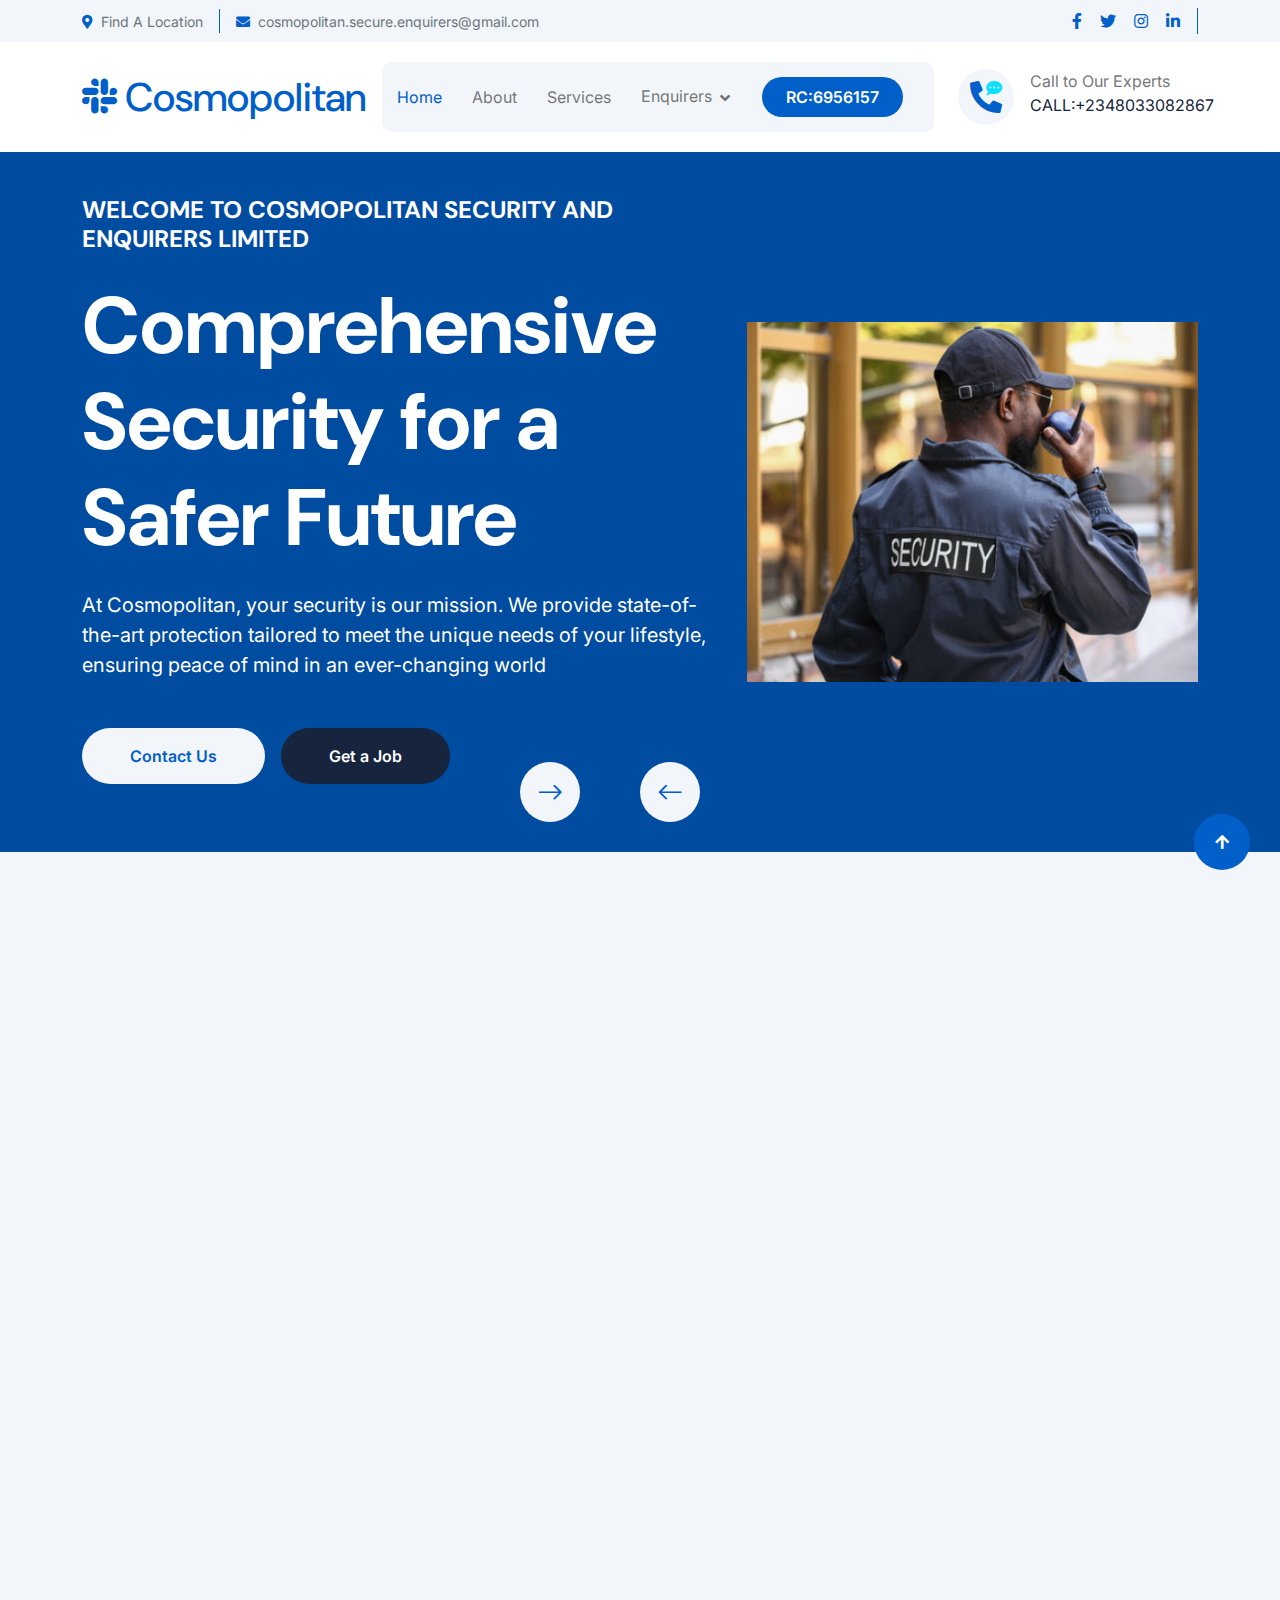
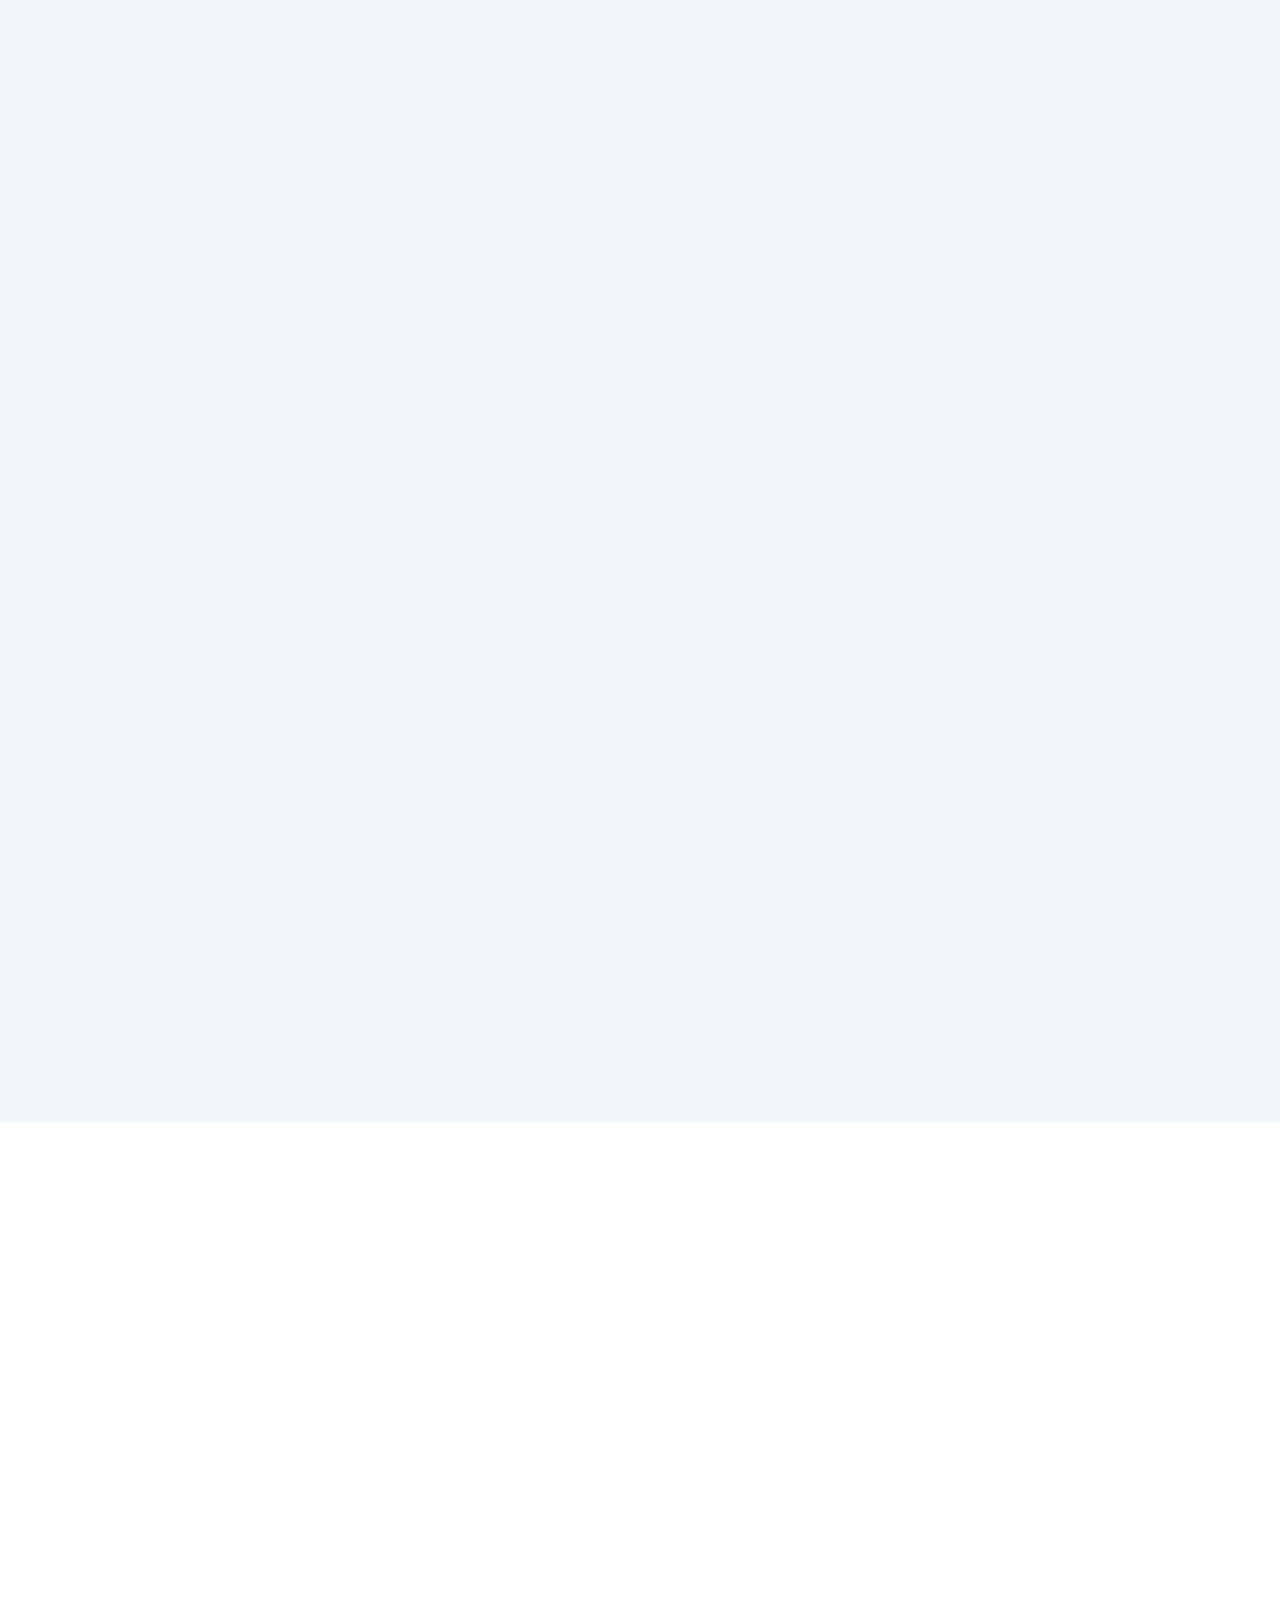
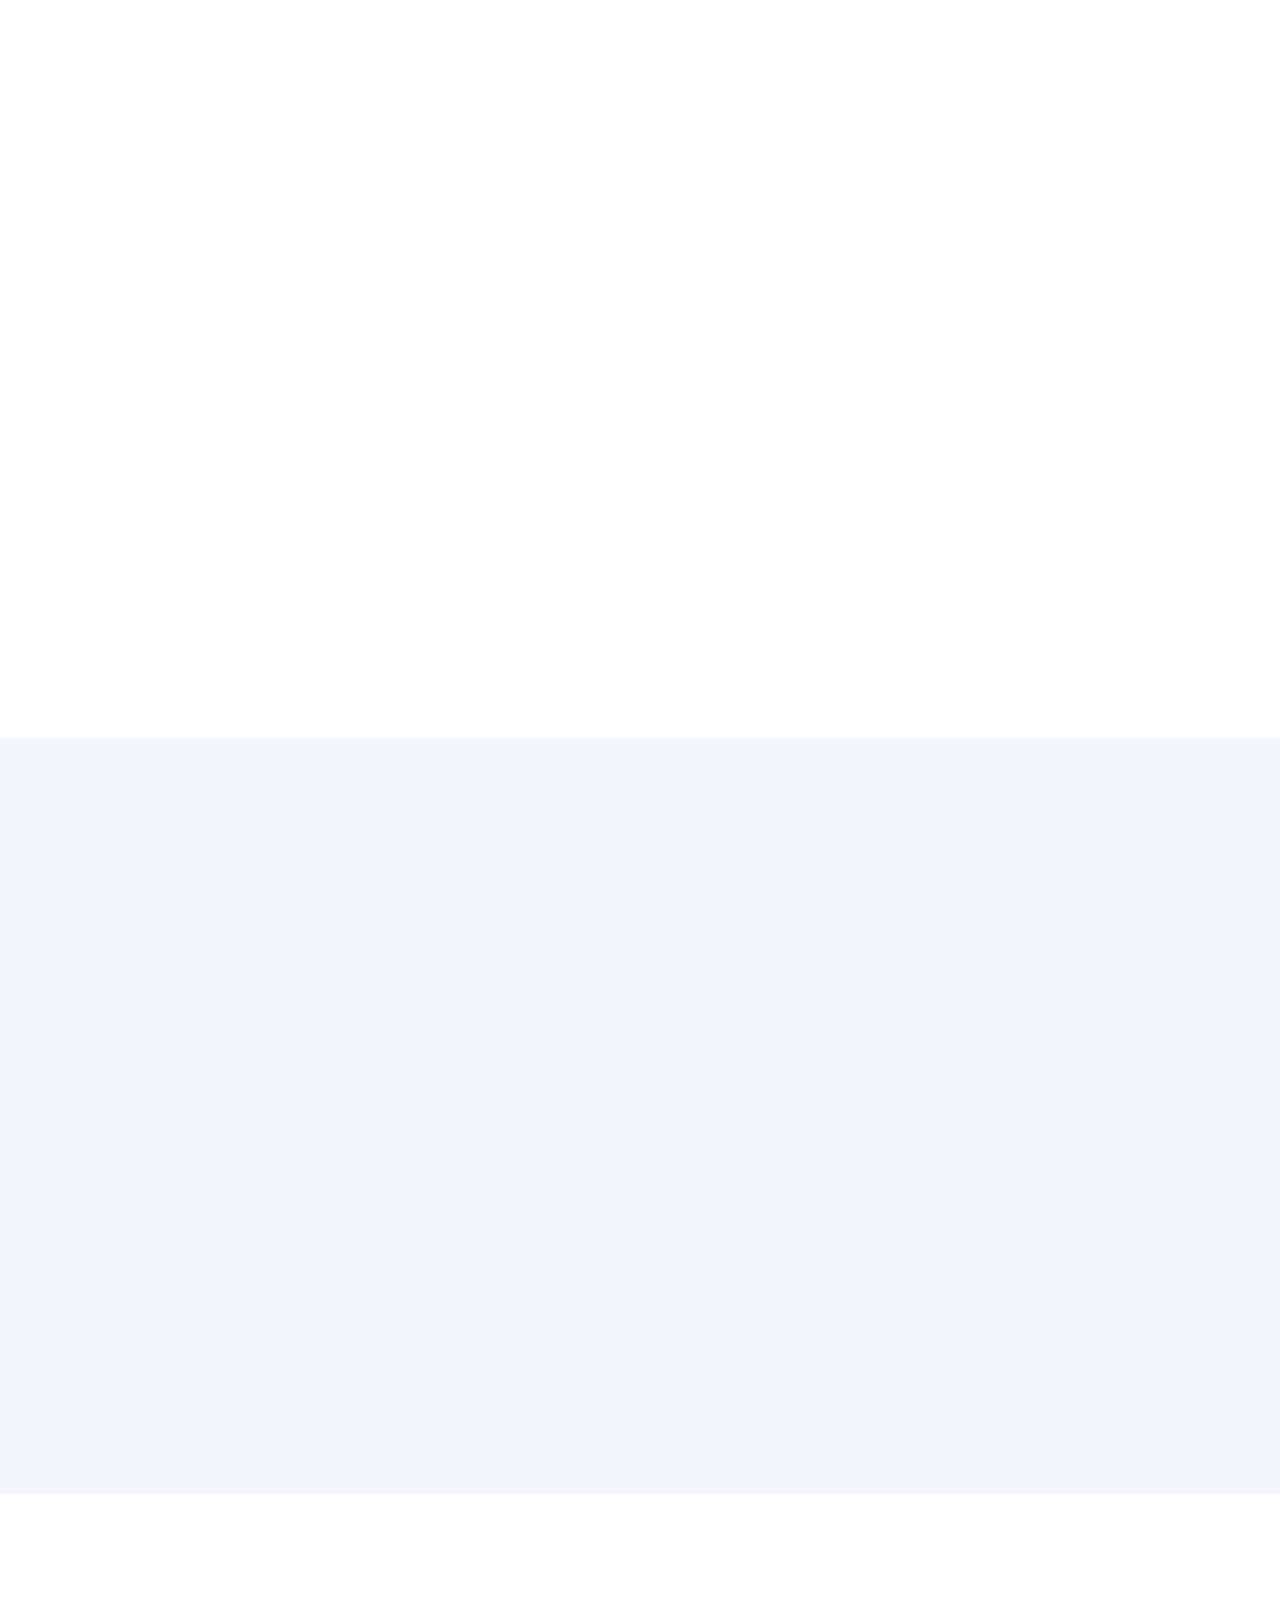
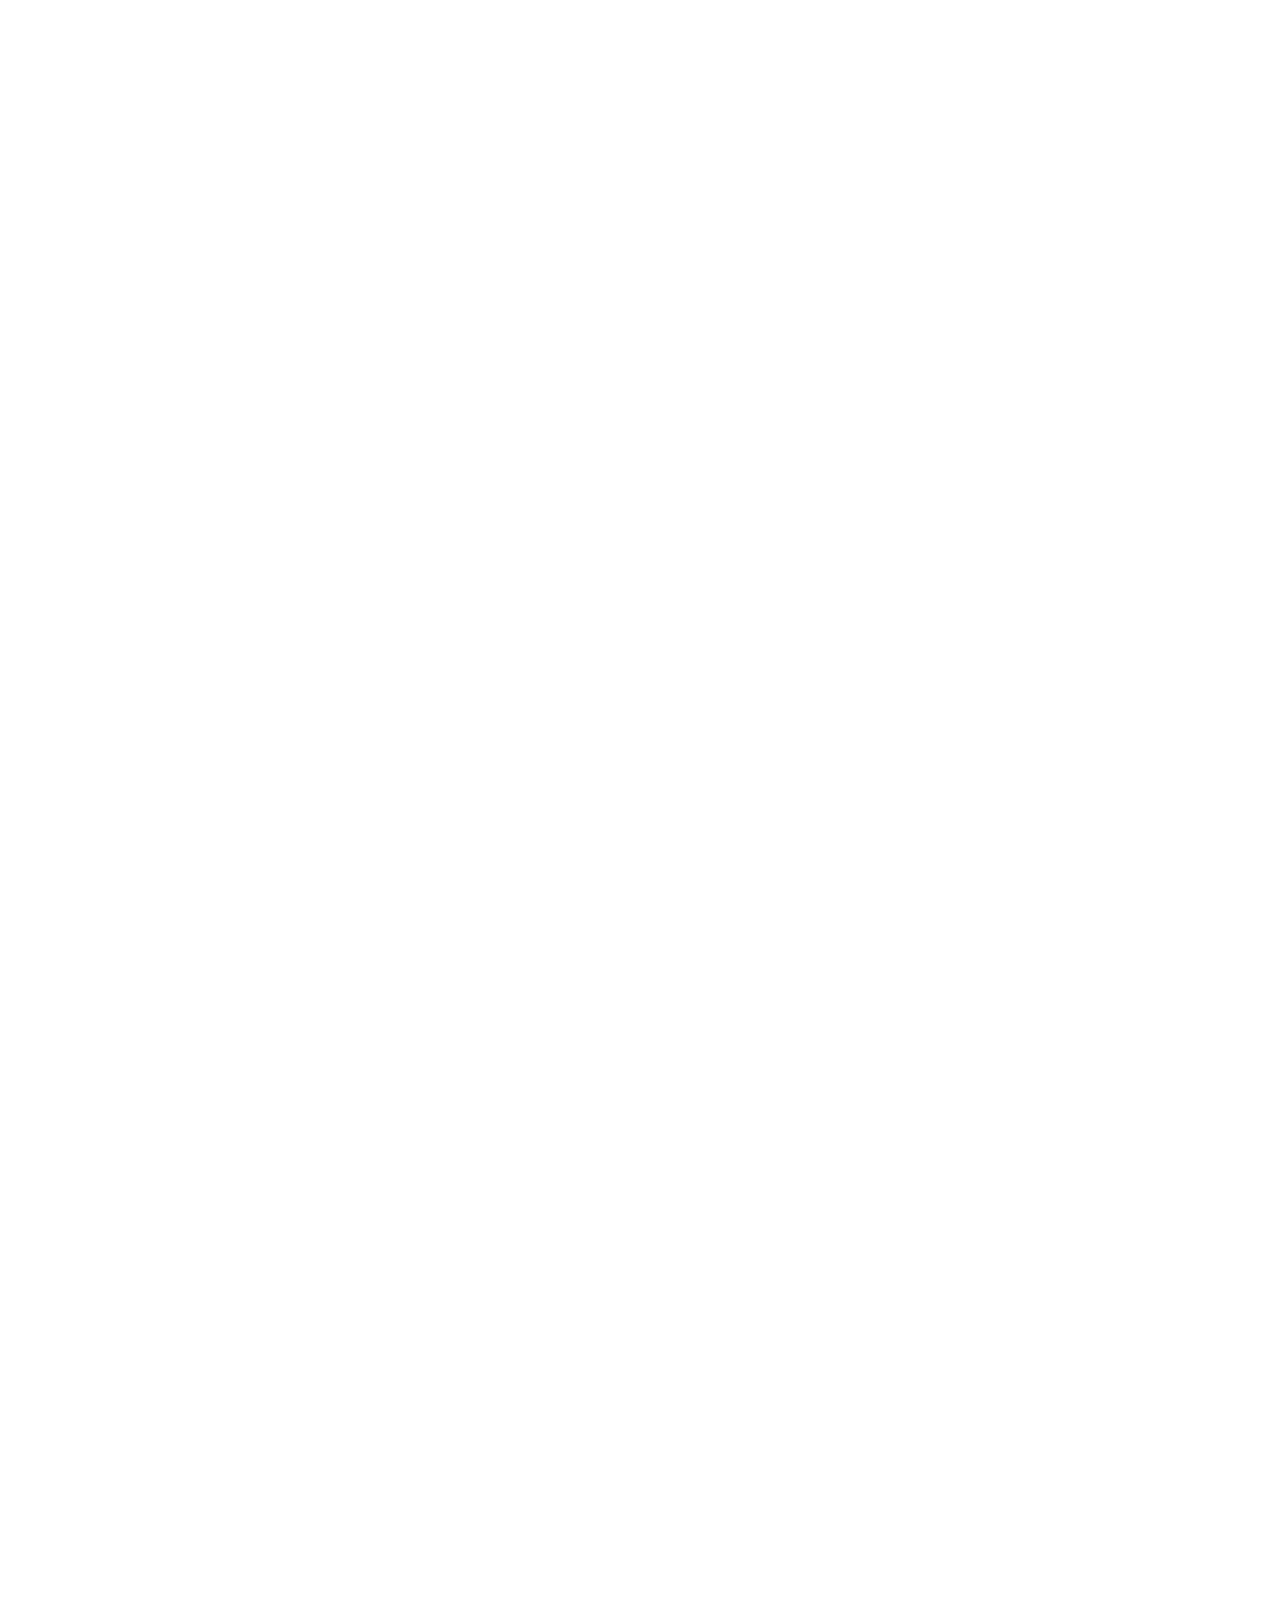
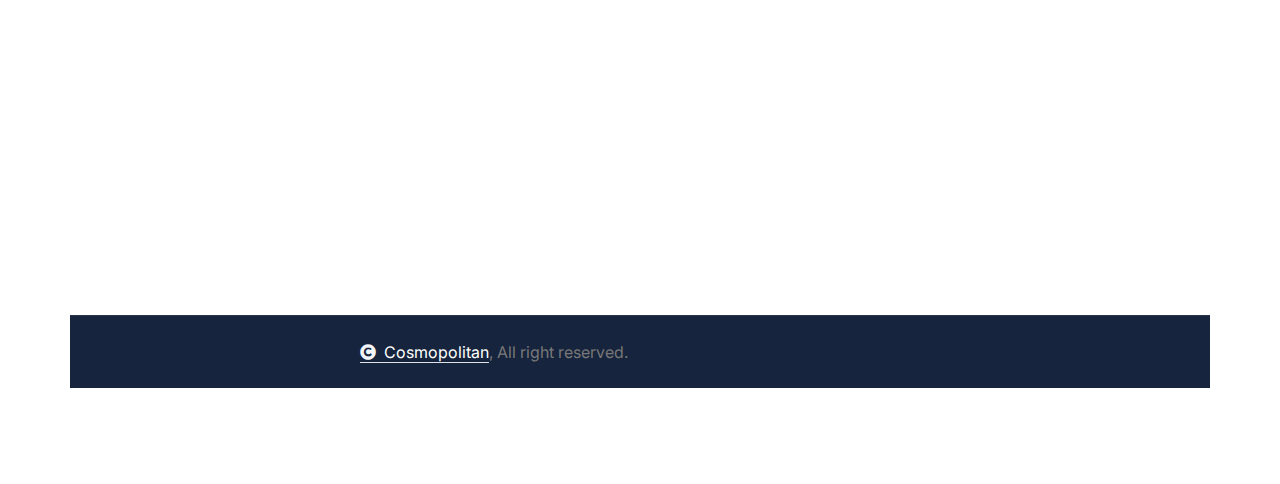
<file: index.html>
<!DOCTYPE html>
<html lang="en">

    <head>
        <meta charset="utf-8">
        <title>Cosmopolitan</title>
        <meta content="width=device-width, initial-scale=1.0" name="viewport">
        <meta content="" name="keywords">
        <meta content="" name="description">

        <!-- Google Web Fonts -->
        <link rel="preconnect" href="https://fonts.googleapis.com">
        <link rel="preconnect" href="https://fonts.gstatic.com" crossorigin>
        <link href="https://fonts.googleapis.com/css2?family=DM+Sans:ital,opsz,wght@0,9..40,100..1000;1,9..40,100..1000&family=Inter:slnt,wght@-10..0,100..900&display=swap" rel="stylesheet">

        <!-- Icon Font Stylesheet -->
        <link rel="stylesheet" href="https://use.fontawesome.com/releases/v5.15.4/css/all.css"/>
        <link href="https://cdn.jsdelivr.net/npm/bootstrap-icons@1.4.1/font/bootstrap-icons.css" rel="stylesheet">

        <!-- Libraries Stylesheet -->
        <link rel="stylesheet" href="lib/animate/animate.min.css"/>
        <link href="lib/lightbox/css/lightbox.min.css" rel="stylesheet">
        <link href="lib/owlcarousel/assets/owl.carousel.min.css" rel="stylesheet">


       
        <link href="css/bootstrap.min.css" rel="stylesheet">

        
        <link href="css/style.css" rel="stylesheet">
    </head>

    <body>

        <!-- Spinner Start -->
        <div id="spinner" class="show bg-white position-fixed translate-middle w-100 vh-100 top-50 start-50 d-flex align-items-center justify-content-center">
            <div class="spinner-border text-primary" style="width: 3rem; height: 3rem;" role="status">
                <span class="sr-only">Cosmopolitan </span>
            </div>
        </div>
        <!-- Spinner End -->

        <!-- Topbar Start -->
        <div class="container-fluid topbar px-0 px-lg-4 bg-light py-2 d-none d-lg-block">
            <div class="container">
                <div class="row gx-0 align-items-center">
                    <div class="col-lg-8 text-center text-lg-start mb-lg-0">
                        <div class="d-flex flex-wrap">
                            <div class="border-end border-primary pe-3">
                                <a href="#" class="text-muted small"><i class="fas fa-map-marker-alt text-primary me-2"></i>Find A Location</a>
                            </div>
                            <div class="ps-3">
                                <a href="mailto:cosmopolitan.secure.enquirers@gmail.com" class="text-muted small"><i class="fas fa-envelope text-primary me-2"></i>cosmopolitan.secure.enquirers@gmail.com</a>
                            </div>
                        </div>
                    </div>
                    <div class="col-lg-4 text-center text-lg-end">
                        <div class="d-flex justify-content-end">
                            <div class="d-flex border-end border-primary pe-3">
                                <a class="btn p-0 text-primary me-3" href="#"><i class="fab fa-facebook-f"></i></a>
                                <a class="btn p-0 text-primary me-3" href="#"><i class="fab fa-twitter"></i></a>
                                <a class="btn p-0 text-primary me-3" href="#"><i class="fab fa-instagram"></i></a>
                                <a class="btn p-0 text-primary me-0" href="#"><i class="fab fa-linkedin-in"></i></a>
                            </div>
                            <!-- <div class="dropdown ms-3">
                                <a href="#" class="dropdown-toggle text-dark" data-bs-toggle="dropdown"><small><i class="fas fa-globe-europe text-primary me-2"></i> English</small></a>
                                <div class="dropdown-menu rounded">
                                    <a href="#" class="dropdown-item">English</a>
                                    <a href="#" class="dropdown-item">Bangla</a>
                                    <a href="#" class="dropdown-item">French</a>
                                    <a href="#" class="dropdown-item">Spanish</a>
                                    <a href="#" class="dropdown-item">Arabic</a>
                                </div> -->
                            </div>
                        </div>
                    </div>
                </div>
            </div>
        </div>
        <!-- Topbar End -->

        <!-- Navbar & Hero Start -->
        <div class="container-fluid nav-bar px-0 px-lg-4 py-lg-0">
            <div class="container">
                <nav class="navbar navbar-expand-lg navbar-light"> 
                    <a href="#" class="navbar-brand p-0">
                        <h1 class="text-primary mb-0"><i class="fab fa-slack me-2"></i>Cosmopolitan</h1>
                        <!-- <img src="img/logo.png" alt="Logo"> -->
                    </a>
                    <button class="navbar-toggler" type="button" data-bs-toggle="collapse" data-bs-target="#navbarCollapse">
                        <span class="fa fa-bars"></span>
                    </button>
                    <div class="collapse navbar-collapse" id="navbarCollapse">
                        <div class="navbar-nav mx-0 mx-lg-auto">
                            <a href="index.html" class="nav-item nav-link active">Home</a>
                            <a href="about.html" class="nav-item nav-link">About</a>
                            <a href="service.html" class="nav-item nav-link">Services</a>
                            
                            <div class="nav-item dropdown">
                                <a href="#" class="nav-link" data-bs-toggle="dropdown">
                                    <span class="dropdown-toggle">Enquirers</span>
                                </a>
                                <div class="dropdown-menu">
                                    <a href="feature.html" class="dropdown-item">Book Consultation</a>
                                    <a href="team.html" class="dropdown-item">Our team</a>
                                    <!-- <a href="testimonial.html" class="dropdown-item">Testimonial</a> 
                                    <a href="FAQ.html" class="dropdown-item">FAQs</a>
                                    <a href="404.html" class="dropdown-item">404 Page</a>
                                </div>-->
                            </div>
                            <!-- <a href="contact.html" class="nav-item nav-link">Contact</a> -->
                            <div class="nav-btn px-3">
                                <!-- <button class="btn-search btn btn-primary btn-md-square rounded-circle flex-shrink-0" data-bs-toggle="modal" data-bs-target="#searchModal"><i class="fas fa-search"></i></button> -->
                                <a href="#" class="btn btn-primary rounded-pill py-2 px-4 ms-3 flex-shrink-0">RC:6956157</a>
                            </div>
                        </div>
                    </div>
                    <div class="d-none d-xl-flex flex-shrink-0 ps-4">
                        <a href="#" class="btn btn-light btn-lg-square rounded-circle position-relative wow tada" data-wow-delay=".9s">
                            <i class="fa fa-phone-alt fa-2x"></i>
                            <div class="position-absolute" style="top: 7px; right: 12px;">
                                <span><i class="fa fa-comment-dots text-secondary"></i></span>
                            </div>
                        </a>
                        <div class="d-flex flex-column ms-3">
                            <span>Call to Our Experts</span>
                            <a href="tel:+2348033082867"><span class="text-dark">CALL:+2348033082867</span></a>
                        </div>
                    </div>
                </nav>
            </div>
        </div>
        <!-- Navbar & Hero End -->

        <!-- Modal Search Start -->
        <!-- <div class="modal fade" id="searchModal" tabindex="-1" aria-labelledby="exampleModalLabel" aria-hidden="true">
            <div class="modal-dialog modal-fullscreen">
                <div class="modal-content rounded-0">
                    <div class="modal-header">
                        <h5 class="modal-title" id="exampleModalLabel">Search by keyword</h5>
                        <button type="button" class="btn-close" data-bs-dismiss="modal" aria-label="Close"></button>
                    </div>
                    <div class="modal-body d-flex align-items-center bg-primary">
                        <div class="input-group w-75 mx-auto d-flex">
                            <input type="search" class="form-control p-3" placeholder="keywords" aria-describedby="search-icon-1">
                            <span id="search-icon-1" class="btn bg-light border nput-group-text p-3"><i class="fa fa-search"></i></span>
                        </div>
                    </div>
                </div>
            </div>
        </div> -->
        <!-- Modal Search End -->


        <!-- Carousel Start -->
        <div class="header-carousel owl-carousel">
            <div class="header-carousel-item bg-primary">
                <div class="carousel-caption">
                    <div class="container">
                        <div class="row g-4 align-items-center">
                            <div class="col-lg-7 animated fadeInLeft">
                                <div class="text-sm-center text-md-start">
                                    <h4 class="text-white text-uppercase fw-bold mb-4">Welcome To Cosmopolitan Security and Enquirers Limited</h4>
                                    <h1 class="display-1 text-white mb-4">Comprehensive Security for a Safer Future</h1>
                                    <p class="mb-5 fs-5">At Cosmopolitan, your security is our mission. 
                                        We provide state-of-the-art protection tailored to meet the unique needs of your lifestyle, ensuring peace of mind in an ever-changing world
                                    </p>
                                    <div class="d-flex justify-content-center justify-content-md-start flex-shrink-0 mb-4">
                                        <a class="btn btn-light rounded-pill py-3 px-4 px-md-5 me-2" href="#">Contact Us</a>
                                        <a class="btn btn-dark rounded-pill py-3 px-4 px-md-5 ms-2" href="#">Get a Job</a>
                                    </div>
                                </div>
                            </div>
                            <div class="col-lg-5 animated fadeInRight">
                                <div class="calrousel-img" style="object-fit: cover;">
                                    <img src="img/images3.png" class="img-fluid w-100" alt="">
                                </div>
                            </div>
                        </div>
                    </div>
                </div>
            </div>
            <div class="header-carousel-item bg-primary">
                <div class="carousel-caption">
                    <div class="container">
                        <div class="row gy-4 gy-lg-0 gx-0 gx-lg-5 align-items-center">
                            <div class="col-lg-5 animated fadeInLeft">
                                <div class="calrousel-img">
                                    <img src="img/images4.png" class="img-fluid w-100" alt="">
                                </div>
                            </div>
                            <div class="col-lg-7 animated fadeInRight">
                                <div class="text-sm-center text-md-end">
                                    <h4 class="text-white text-uppercase fw-bold mb-4">Welcome To Cosmopolitan Security and Enquirers Limited</h4>
                                    <h1 class="display-1 text-white mb-4">Unmatched Security, Unmatched Confidence</h1>
                                    <p class="mb-5 fs-5">At Cosmopolitan, we empower you with top-tier security, ensuring you live confidently and securely every day.
                                    </p>
                                    <div class="d-flex justify-content-center justify-content-md-end flex-shrink-0 mb-4">
                                        <a class="btn btn-light rounded-pill py-3 px-4 px-md-5 me-2" href="tel:+2347041801714">Contact Us</a>
                                        <a class="btn btn-dark rounded-pill py-3 px-4 px-md-5 ms-2" href="#">Get a Job</a>
                                    </div>
                                </div>
                            </div>
                        </div>
                    </div>
                </div>
            </div>
        </div>
        <!-- Carousel End -->

        <!-- Feature Start -->
        <div class="container-fluid feature bg-light py-5">
            <div class="container py-5">
                <div class="text-center mx-auto pb-5 wow fadeInUp" data-wow-delay="0.2s" style="max-width: 800px;">
                    <h4 style="color: red;">Our Features</h4>
                    <h1 class="display-4 mb-4" style="color: red;">Advanced Security for a Safer Tomorrow</h1>
                    <p class="mb-0">Discover our cutting-edge security features designed to protect what matters most.
                        From 24/7 monitoring to personalized protection plans, Cosmopolitan ensures you’re always one step ahead of potential threats. 
                        Experience peace of mind with solutions that adapt to your needs in an ever-evolving world
                    </p>
                </div>
                <div class="row g-4">
                    <div class="col-md-6 col-lg-6 col-xl-3 wow fadeInUp" data-wow-delay="0.2s">
                        <div class="feature-item p-4 pt-0">
                            <div class="feature-icon p-4 mb-4">
                                <i class="far fa-handshake fa-3x"></i>
                            </div>
                            <h4 class="mb-4">Trusted Company</h4>
                            <p class="mb-4">At Cosmopolitan, we are dedicated to building trust through our reliable security solutions. 
                            </p>
                            <a class="btn btn-primary rounded-pill py-2 px-4" href="mailto:cosmopolitan.secure.enquirers@gmail.com">Email Us</a>
                        </div>
                    </div>
                    <div class="col-md-6 col-lg-6 col-xl-3 wow fadeInUp" data-wow-delay="0.4s">
                        <div class="feature-item p-4 pt-0">
                            <div class="feature-icon p-4 mb-4">
                                <i class="fa fa-dollar-sign fa-3x"></i>
                            </div>
                            <h4 class="mb-4">Anytime Money Back</h4>
                            <p class="mb-4">Guaranteed satisfaction with a no-questions-asked money-back promise. Your security, our commitment.
                            </p>
                            <a class="btn btn-primary rounded-pill py-2 px-4" href="https://wa.me/+2348062875002">Contact Us</a>
                        </div>
                    </div>
                    <div class="col-md-6 col-lg-6 col-xl-3 wow fadeInUp" data-wow-delay="0.6s">
                        <div class="feature-item p-4 pt-0">
                            <div class="feature-icon p-4 mb-4">
                                <i class="fa fa-bullseye fa-3x"></i>
                            </div>
                            <h4 class="mb-4">Flexible Plans</h4>
                            <p class="mb-4">Customizable security plans to fit your unique needs. Adaptable protection designed for your lifestyle.
                            </p>
                            <a class="btn btn-primary rounded-pill py-2 px-4" href="#">Email Us</a>
                        </div>
                    </div>
                    <div class="col-md-6 col-lg-6 col-xl-3 wow fadeInUp" data-wow-delay="0.8s">
                        <div class="feature-item p-4 pt-0">
                            <div class="feature-icon p-4 mb-4">
                                <i class="fa fa-headphones fa-3x"></i>
                            </div>
                            <h4 class="mb-4">24/7 Fast Support</h4>
                            <p class="mb-4">Round-the-clock support for immediate assistance. We're here whenever you need us, ensuring your security is never compromised.
                            </p>
                            <a class="btn btn-primary rounded-pill py-2 px-4" href="#">Contact Us</a>
                        </div>
                    </div>
                </div>
            </div>
        </div>
        <!-- Feature End -->

        <!-- About Start -->
        <div class="container-fluid bg-light about pb-5">
            <div class="container pb-5">
                <div class="row g-5">
                    <div class="col-xl-6 wow fadeInLeft" data-wow-delay="0.2s">
                        <div class="about-item-content bg-white rounded p-5 h-100">
                            <h4 style="color: red;">About Our Company</h4>
                            <h1 class="display-4 mb-4" style="color: red;">High Range of Exploring Protection</h1>
                            <p>At Cosmopolitan, we specialize in delivering comprehensive security solutions that go beyond the ordinary. 
                                Our commitment to excellence drives us to explore the highest range of protective measures, ensuring that every aspect of your safety is covered. With innovative technology and a customer-first approach, we offer unparalleled protection tailored to meet the evolving challenges of today’s world.
                            </p>
                            <p>From advanced surveillance systems to personalized security plans, our expertise spans a broad spectrum of protective services. 
                                Trust Cosmopolitan to be your steadfast partner in safeguarding what matters most.
                            </p>
                            <p class="text-dark"><i class="fa fa-check text-primary me-3"></i>Comprehensive protection tailored to your budget.</p>
                            <p class="text-dark"><i class="fa fa-check text-primary me-3"></i>Advanced security solutions for every environment.</p>
                            <p class="text-dark mb-4"><i class="fa fa-check text-primary me-3"></i>Flexible plans designed to adapt to your needs.</p>
                            <a class="btn btn-primary rounded-pill py-3 px-5" href="#">More Information</a>
                        </div>
                    </div>

                    <!-- counter starts here -->
                    <div class="col-xl-6 wow fadeInRight" data-wow-delay="0.2s">
                        <div class="bg-white rounded p-5 h-100">
                            <div class="row g-4 justify-content-center">
                                <div class="col-12">
                                    <div class="rounded bg-light">
                                        <img src="img/security-pic.jpg" class="img-fluid rounded w-100" alt="">
                                    </div>
                                </div>
                                <div class="col-sm-6">
                                    <div class="counter-item bg-light rounded p-3 h-100">
                                        <div class="counter-counting">
                                            <span class="text-primary fs-2 fw-bold" data-toggle="counter-up">200</span>
                                            <span class="h1 fw-bold text-primary">+</span>
                                        </div>
                                        <h4 class="mb-0 text-dark">Clients Secured</h4>
                                    </div>
                                </div>
                                <div class="col-sm-6">
                                    <div class="counter-item bg-light rounded p-3 h-100">
                                        <div class="counter-counting">
                                            <span class="text-primary fs-2 fw-bold" data-toggle="counter-up">99</span>
                                            <span class="h1 fw-bold text-primary">+</span>
                                        </div>
                                        <h4 class="mb-0 text-dark">Jobs Awarded</h4>
                                    </div>
                                </div>
                                <div class="col-sm-6">
                                    <div class="counter-item bg-light rounded p-3 h-100">
                                        <div class="counter-counting">
                                            <span class="text-primary fs-2 fw-bold" data-toggle="counter-up">123</span>
                                            <span class="h1 fw-bold text-primary">+</span>
                                        </div>
                                        <h4 class="mb-0 text-dark">Foreign Collaborators</h4>
                                    </div>
                                </div>
                                <div class="col-sm-6">
                                    <div class="counter-item bg-light rounded p-3 h-100">
                                        <div class="counter-counting">
                                            <span class="text-primary fs-2 fw-bold" data-toggle="counter-up">180</span>
                                            <span class="h1 fw-bold text-primary">+</span>
                                        </div>
                                        <h4 class="mb-0 text-dark">Team Members</h4>
                                    </div>
                                </div>
                            </div>
                        </div>
                    </div>


                </div>
            </div>
        </div>
        <!-- About End -->

        <!-- Service Start -->
        <div class="container-fluid service py-5">
            <div class="container py-5">
                <div class="text-center mx-auto pb-5 wow fadeInUp" data-wow-delay="0.2s" style="max-width: 800px;">
                    <h4 style="color: red;">Our Services</h4>
                    <h1 class="display-4 mb-4" style="color: red;">Top-Tier Security, Tailored for You</h1>
                    <p class="mb-0">Cosmopolitan delivers personalized security solutions, from 24/7 monitoring to advanced surveillance.
                        Trust us to keep you safe, every step of the way.
                    </p>
                </div>
                <div class="row g-4 justify-content-center">
                    <div class="col-md-6 col-lg-6 col-xl-3 wow fadeInUp" data-wow-delay="0.2s">
                        <div class="service-item">
                            <div class="service-img">
                                <img src="img/black police.jpg" class="img-fluid rounded-top w-100" alt="">
                                <div class="service-icon p-3">
                                    <!-- <i class="fa fa-users fa-2x"></i> -->
                                </div>
                            </div>
                            <div class="service-content p-4">
                                <div class="service-content-inner">
                                    <a href="#" class="d-inline-block h4 mb-4">24/7 Monitoring</a>
                                    <p class="mb-4">Round-the-clock surveillance ensuring immediate response to any threats.</p>
                                    <a class="btn btn-primary rounded-pill py-2 px-4" href="#">Read More</a>
                                </div>
                            </div>
                        </div>
                    </div>
                    <div class="col-md-6 col-lg-6 col-xl-3 wow fadeInUp" data-wow-delay="0.4s">
                        <div class="service-item">
                            <div class="service-img">
                                <img src="img/dog-500x400.jpg" class="img-fluid rounded-top w-100" alt="">
                                <div class="service-icon p-3">
                                    <!-- <i class="fa fa-hospital fa-2x"></i> -->
                                </div>
                            </div>
                            <div class="service-content p-4">
                                <div class="service-content-inner">
                                    <a href="#" class="d-inline-block h4 mb-4">Basic Security Services</a>
                                    <p class="mb-4">Comprehensive security solutions for businesses and residences.</p>
                                    <a class="btn btn-primary rounded-pill py-2 px-4" href="#">Read More</a>
                                </div>
                            </div>
                        </div>
                    </div>
                    <div class="col-md-6 col-lg-6 col-xl-3 wow fadeInUp" data-wow-delay="0.6s">
                        <div class="service-item">
                            <div class="service-img">
                                <img src="img/survelliance-500x400.jpg" class="img-fluid rounded-top w-100" alt="">
                                <div class="service-icon p-3">
                                    <!-- <i class="fa fa-car fa-2x"></i> -->
                                </div>
                            </div>
                            <div class="service-content p-4">
                                <div class="service-content-inner">
                                    <a href="#" class="d-inline-block h4 mb-4">Access Control</a>
                                    <p class="mb-4">Secure your premises with state-of-the-art access control systems.</p>
                                    <a class="btn btn-primary rounded-pill py-2 px-4" href="#">Read More</a>
                                </div>
                            </div>
                        </div>
                    </div>
                    <div class="col-md-6 col-lg-6 col-xl-3 wow fadeInUp" data-wow-delay="0.8s">
                        <div class="service-item">
                            <div class="service-img">
                                <img src="img/escort.jpg" class="img-fluid rounded-top w-100" alt="">
                                <div class="service-icon p-3">
                                    <!-- <i class="fa fa-home fa-2x"></i> -->
                                </div>
                            </div>
                            <div class="service-content p-4">
                                <div class="service-content-inner">
                                    <a href="#" class="d-inline-block h4 mb-4">Escort Services</a>
                                    <p class="mb-4">Professional escort services ensuring safe and secure transit.</p>
                                    <a class="btn btn-primary rounded-pill py-2 px-4" href="#">Read More</a>
                                </div>
                            </div>
                        </div>
                    </div>
                    <div class="col-12 text-center wow fadeInUp" data-wow-delay="0.2s">
                        <a class="btn btn-primary rounded-pill py-3 px-5" href="#">More Services</a>
                    </div>
                </div>
            </div>
        </div>
        <!-- Service End -->

        <!-- FAQs Start -->
        <div class="container-fluid faq-section bg-light py-5">
            <div class="container py-5">
                <div class="row g-5 align-items-center">
                    <div class="col-xl-6 wow fadeInLeft" data-wow-delay="0.2s">
                        <div class="h-100">
                            <div class="mb-5">
                                <h4 style="color: red;">Some Important FAQ's</h4>
                                <h1 class="display-4 mb-0" style="color: red;">Common Frequently Asked Questions</h1>
                            </div>
                            <div class="accordion" id="accordionExample">
                                <div class="accordion-item">
                                    <h2 class="accordion-header" id="headingOne">
                                        <button class="accordion-button border-0" type="button" data-bs-toggle="collapse" data-bs-target="#collapseOne" aria-expanded="true" aria-controls="collapseOne">
                                            Q: What types of security services do you offer?
                                        </button>
                                    </h2>
                                    <div id="collapseOne" class="accordion-collapse collapse show active" aria-labelledby="headingOne" data-bs-parent="#accordionExample">
                                        <div class="accordion-body rounded">
                                            A: We offer a range of security services including 24/7 monitoring, access control, and professional escort services for both individuals and businesses.
                                        </div>
                                    </div>
                                </div>
                                <div class="accordion-item">
                                    <h2 class="accordion-header" id="headingTwo">
                                        <button class="accordion-button collapsed" type="button" data-bs-toggle="collapse" data-bs-target="#collapseTwo" aria-expanded="false" aria-controls="collapseTwo">
                                            Q: How do you ensure the safety of your clients during escort services?
                                        </button>
                                    </h2>
                                    <div id="collapseTwo" class="accordion-collapse collapse" aria-labelledby="headingTwo" data-bs-parent="#accordionExample">
                                        <div class="accordion-body">
                                            A: Our professional security personnel are trained to handle any situation, providing safe and secure transit through strategic planning and constant communication.
                                        </div>
                                    </div>
                                </div>
                                <div class="accordion-item">
                                    <h2 class="accordion-header" id="headingThree">
                                        <button class="accordion-button collapsed" type="button" data-bs-toggle="collapse" data-bs-target="#collapseThree" aria-expanded="false" aria-controls="collapseThree">
                                            Q: What makes your access control systems reliable?
                                        </button>
                                    </h2>
                                    <div id="collapseThree" class="accordion-collapse collapse" aria-labelledby="headingThree" data-bs-parent="#accordionExample">
                                        <div class="accordion-body">
                                            A: Our access control systems are designed with the latest technology, ensuring only authorized individuals can enter secure areas, backed by continuous system monitoring.
                                        </div>
                                    </div>
                                </div>
                                <div class="accordion-item">
                                    <h2 class="accordion-header" id="headingThree">
                                        <button class="accordion-button collapsed" type="button" data-bs-toggle="collapse" data-bs-target="#collapseThree" aria-expanded="false" aria-controls="collapseThree">
                                            Q:How do I apply for a job at Cosmopolitan Security?
                                        </button>
                                    </h2>
                                    <div id="collapseThree" class="accordion-collapse collapse" aria-labelledby="headingThree" data-bs-parent="#accordionExample">
                                        <div class="accordion-body">
                                            A:To apply for a job, simply click the "Get a Job" button on our website. You will be redirected to our HR department's page where you can submit your application and resume.
                                        </div>
                                    </div>
                                </div>
                            </div>
                        </div>
                    </div>
                    <!-- <div class="col-xl-6 wow fadeInRight" data-wow-delay="0.4s">
                        <img src="img/carousel-2.png" class="img-fluid w-100" alt="">
                    </div> -->
                </div>
            </div>
        </div>
        <!-- FAQs End -->

        <!-- Blog Start -->
        <!-- <div class="container-fluid blog py-5">
            <div class="container py-5">
                <div class="text-center mx-auto pb-5 wow fadeInUp" data-wow-delay="0.2s" style="max-width: 800px;">
                    <h4 class="text-primary">From Blog</h4>
                    <h1 class="display-4 mb-4">News And Updates</h1>
                    <p class="mb-0">Lorem ipsum dolor, sit amet consectetur adipisicing elit. Tenetur adipisci facilis cupiditate recusandae aperiam temporibus corporis itaque quis facere, numquam, ad culpa deserunt sint dolorem autem obcaecati, ipsam mollitia hic.
                    </p>
                </div>
                <div class="row g-4 justify-content-center">
                    <div class="col-lg-6 col-xl-4 wow fadeInUp" data-wow-delay="0.2s">
                        <div class="blog-item">
                            <div class="blog-img">
                                <img src="img/blog-1.png" class="img-fluid rounded-top w-100" alt="">
                                <div class="blog-categiry py-2 px-4">
                                    <span>Business</span>
                                </div>
                            </div>
                            <div class="blog-content p-4">
                                <div class="blog-comment d-flex justify-content-between mb-3">
                                    <div class="small"><span class="fa fa-user text-primary"></span> Martin.C</div>
                                    <div class="small"><span class="fa fa-calendar text-primary"></span> 30 Dec 2025</div>
                                    <div class="small"><span class="fa fa-comment-alt text-primary"></span> 6 Comments</div>
                                </div>
                                <a href="#" class="h4 d-inline-block mb-3">Which allows you to pay down insurance bills</a>
                                <p class="mb-3">Lorem, ipsum dolor sit amet consectetur adipisicing elit. Eius libero soluta impedit eligendi? Quibusdam, laudantium.</p>
                                <a href="#" class="btn p-0">Read More  <i class="fa fa-arrow-right"></i></a>
                            </div>
                        </div>
                    </div>
                    <div class="col-lg-6 col-xl-4 wow fadeInUp" data-wow-delay="0.4s">
                        <div class="blog-item">
                            <div class="blog-img">
                                <img src="img/blog-2.png" class="img-fluid rounded-top w-100" alt="">
                                <div class="blog-categiry py-2 px-4">
                                    <span>Business</span>
                                </div>
                            </div>
                            <div class="blog-content p-4">
                                <div class="blog-comment d-flex justify-content-between mb-3">
                                    <div class="small"><span class="fa fa-user text-primary"></span> Martin.C</div>
                                    <div class="small"><span class="fa fa-calendar text-primary"></span> 30 Dec 2025</div>
                                    <div class="small"><span class="fa fa-comment-alt text-primary"></span> 6 Comments</div>
                                </div>
                                <a href="#" class="h4 d-inline-block mb-3">Leverage agile frameworks to provide</a>
                                <p class="mb-3">Lorem, ipsum dolor sit amet consectetur adipisicing elit. Eius libero soluta impedit eligendi? Quibusdam, laudantium.</p>
                                <a href="#" class="btn p-0">Read More  <i class="fa fa-arrow-right"></i></a>
                            </div>
                        </div>
                    </div>
                    <div class="col-lg-6 col-xl-4 wow fadeInUp" data-wow-delay="0.6s">
                        <div class="blog-item">
                            <div class="blog-img">
                                <img src="img/blog-3.png" class="img-fluid rounded-top w-100" alt="">
                                <div class="blog-categiry py-2 px-4">
                                    <span>Business</span>
                                </div>
                            </div>
                            <div class="blog-content p-4">
                                <div class="blog-comment d-flex justify-content-between mb-3">
                                    <div class="small"><span class="fa fa-user text-primary"></span> Martin.C</div>
                                    <div class="small"><span class="fa fa-calendar text-primary"></span> 30 Dec 2025</div>
                                    <div class="small"><span class="fa fa-comment-alt text-primary"></span> 6 Comments</div>
                                </div>
                                <a href="#" class="h4 d-inline-block mb-3">Leverage agile frameworks to provide</a>
                                <p class="mb-3">Lorem, ipsum dolor sit amet consectetur adipisicing elit. Eius libero soluta impedit eligendi? Quibusdam, laudantium.</p>
                                <a href="#" class="btn p-0">Read More  <i class="fa fa-arrow-right"></i></a>
                            </div>
                        </div>
                    </div>
                </div>
            </div>
        </div> -->
        <!-- Blog End -->

        <!-- Team Start -->
        <div class="container-fluid team pb-5">
            <div class="container pb-5">
                <div class="text-center mx-auto pb-5 wow fadeInUp" data-wow-delay="0.2s" style="max-width: 800px;">
                    <h4 style="color: red;">Our Team</h4>
                    <h1 class="display-4 mb-4" style="color: red;">Meet Our Expert Team Members</h1>
                    <p class="mb-0">Our team is composed of highly trained and dedicated professionals who are committed to delivering top-notch security services. Each member brings a wealth of experience and a passion for protecting what matters most. Meet the experts who ensure your safety with unwavering excellence.
                    </p>
                </div>
                <div class="row g-4">
                    <div class="col-md-6 col-lg-6 col-xl-3 wow fadeInUp" data-wow-delay="0.2s">
                        <div class="team-item">
                            <div class="team-img">
                                <img src="img/team-1.jpg" class="img-fluid rounded-top w-100" alt="">
                                <div class="team-icon">
                                    <a class="btn btn-primary btn-sm-square rounded-pill mb-2" href=""><i class="fab fa-facebook-f"></i></a>
                                    <a class="btn btn-primary btn-sm-square rounded-pill mb-2" href=""><i class="fab fa-twitter"></i></a>
                                    <a class="btn btn-primary btn-sm-square rounded-pill mb-2" href=""><i class="fab fa-linkedin-in"></i></a>
                                    <a class="btn btn-primary btn-sm-square rounded-pill mb-0" href=""><i class="fab fa-instagram"></i></a>
                                </div>
                            </div>
                            <div class="team-title p-4">
                                <h4 class="mb-0">Comr. David Vine Omeike
                                </h4>
                                <p class="mb-0">CHEIF EXECUTIVE DIRECTOR(CEO)<BR>
                                    Comrade David Vine is a National Executive member of the Nigeria Association of Auctioneers ( NAA) where he is presently the Chairman Task Force of the South – Western States of (NAA)
                                    He has been conferred with series of awards of honour in recognition of his contribution to humanity.</p>
                                
                            </div>
                        </div>
                    </div>
                    <div class="col-md-6 col-lg-6 col-xl-3 wow fadeInUp" data-wow-delay="0.4s">
                        <div class="team-item">
                            <div class="team-img">
                                <img src="img/team-2.jpg" class="img-fluid rounded-top w-100" alt="">
                                <div class="team-icon">
                                    <a class="btn btn-primary btn-sm-square rounded-pill mb-2" href=""><i class="fab fa-facebook-f"></i></a>
                                    <a class="btn btn-primary btn-sm-square rounded-pill mb-2" href=""><i class="fab fa-twitter"></i></a>
                                    <a class="btn btn-primary btn-sm-square rounded-pill mb-2" href=""><i class="fab fa-linkedin-in"></i></a>
                                    <a class="btn btn-primary btn-sm-square rounded-pill mb-0" href=""><i class="fab fa-instagram"></i></a>
                                </div>
                            </div>
                            <div class="team-title p-4">
                                <h4 class="mb-0">Chief Smart Godwin Iloegbunam
                                    
                                    </h4>
                                <p class="mb-0">DIRECTOR, STRATEGIC CONFLICT MANAGEMENT<BR>
                                    High Chief Smart Godwin Iloegbunam the Agu Na Eche Ibe I of Achi hails from Ahani Achi in Oji-River Local Government Area of Enugu State.
                                    He attained his primary school from Ahani Community School Achi from 1973 to 1979 and secondary education from Corpus Christi College Achi from 1979 to 1984 both in Oji-River Loca Government Area of Enugu State.
                                    </p>
                            </div>
                        </div>
                    </div>
                     <!-- FAQs Start -->
                    <div class="col-md-6 col-lg-6 col-xl-3 wow fadeInUp" data-wow-delay="0.6s">
                        <div class="team-item">
                            <div class="team-img">
                                <img src="img/team-3.jpg" class="img-fluid rounded-top w-100" alt="">
                                <div class="team-icon">
                                    <a class="btn btn-primary btn-sm-square rounded-pill mb-2" href=""><i class="fab fa-facebook-f"></i></a>
                                    <a class="btn btn-primary btn-sm-square rounded-pill mb-2" href=""><i class="fab fa-twitter"></i></a>
                                    <a class="btn btn-primary btn-sm-square rounded-pill mb-2" href=""><i class="fab fa-linkedin-in"></i></a>
                                    <a class="btn btn-primary btn-sm-square rounded-pill mb-0" href=""><i class="fab fa-instagram"></i></a>
                                </div>
                            </div>
                            <div class="team-title p-4">
                                <h4 class="mb-0">David James</h4>
                                <p class="mb-0">Profession</p>
                            </div>
                        </div>
                    </div>
                    <div class="col-12 text-center wow fadeInUp" data-wow-delay="0.2s">
                        <a class="btn btn-primary rounded-pill py-3 px-5" href="#">More Services</a>
                    </div>
                    <!-- Carousel End >
                    <div class="col-md-6 col-lg-6 col-xl-3 wow fadeInUp" data-wow-delay="0.8s">
                        <div class="team-item">
                            <div class="team-img">
                                <img src="img/team-4.jpg" class="img-fluid rounded-top w-100" alt="">
                                <div class="team-icon">
                                    <a class="btn btn-primary btn-sm-square rounded-pill mb-2" href=""><i class="fab fa-facebook-f"></i></a>
                                    <a class="btn btn-primary btn-sm-square rounded-pill mb-2" href=""><i class="fab fa-twitter"></i></a>
                                    <a class="btn btn-primary btn-sm-square rounded-pill mb-2" href=""><i class="fab fa-linkedin-in"></i></a>
                                    <a class="btn btn-primary btn-sm-square rounded-pill mb-0" href=""><i class="fab fa-instagram"></i></a>
                                </div>
                            </div>
                            <div class="team-title p-4">
                                <h4 class="mb-0">David James</h4>
                                <p class="mb-0">Profession</p>
                            </div>
                        </div>
                    </div>
                </div>
            </div>
        </div>
        <!-- Team End -->

        <!-- Testimonial Start -->
        <!-- <div class="container-fluid testimonial pb-5">
            <div class="container pb-5">
                <div class="text-center mx-auto pb-5 wow fadeInUp" data-wow-delay="0.2s" style="max-width: 800px;">
                    <h4 class="text-primary">Testimonial</h4>
                    <h1 class="display-4 mb-4">What Our Customers Are Saying</h1>
                    <p class="mb-0">Lorem ipsum dolor, sit amet consectetur adipisicing elit. Tenetur adipisci facilis cupiditate recusandae aperiam temporibus corporis itaque quis facere, numquam, ad culpa deserunt sint dolorem autem obcaecati, ipsam mollitia hic.
                    </p>
                </div>
                <div class="owl-carousel testimonial-carousel wow fadeInUp" data-wow-delay="0.2s">
                    <div class="testimonial-item bg-light rounded">
                        <div class="row g-0">
                            <div class="col-4  col-lg-4 col-xl-3">
                                <div class="h-100">
                                    <img src="img/testimonial-1.jpg" class="img-fluid h-100 rounded" style="object-fit: cover;" alt="">
                                </div>
                            </div>
                            <div class="col-8 col-lg-8 col-xl-9">
                                <div class="d-flex flex-column my-auto text-start p-4">
                                    <h4 class="text-dark mb-0">Client Name</h4>
                                    <p class="mb-3">Profession</p>
                                    <div class="d-flex text-primary mb-3">
                                        <i class="fas fa-star"></i>
                                        <i class="fas fa-star"></i>
                                        <i class="fas fa-star"></i>
                                        <i class="fas fa-star"></i>
                                        <i class="fas fa-star"></i>
                                    </div>
                                    <p class="mb-0">Lorem, ipsum dolor sit amet consectetur adipisicing elit. Enim error molestiae aut modi corrupti fugit eaque rem nulla incidunt temporibus quisquam,
                                    </p>
                                </div>
                            </div>
                        </div>
                    </div>
                    <div class="testimonial-item bg-light rounded">
                        <div class="row g-0">
                            <div class="col-4  col-lg-4 col-xl-3">
                                <div class="h-100">
                                    <img src="img/testimonial-2.jpg" class="img-fluid h-100 rounded" style="object-fit: cover;" alt="">
                                </div>
                            </div>
                            <div class="col-8 col-lg-8 col-xl-9">
                                <div class="d-flex flex-column my-auto text-start p-4">
                                    <h4 class="text-dark mb-0">Client Name</h4>
                                    <p class="mb-3">Profession</p>
                                    <div class="d-flex text-primary mb-3">
                                        <i class="fas fa-star"></i>
                                        <i class="fas fa-star"></i>
                                        <i class="fas fa-star"></i>
                                        <i class="fas fa-star"></i>
                                        <i class="fas fa-star text-body"></i>
                                    </div>
                                    <p class="mb-0">Lorem, ipsum dolor sit amet consectetur adipisicing elit. Enim error molestiae aut modi corrupti fugit eaque rem nulla incidunt temporibus quisquam,
                                    </p>
                                </div>
                            </div>
                        </div>
                    </div>
                    <div class="testimonial-item bg-light rounded">
                        <div class="row g-0">
                            <div class="col-4  col-lg-4 col-xl-3">
                                <div class="h-100">
                                    <img src="img/testimonial-3.jpg" class="img-fluid h-100 rounded" style="object-fit: cover;" alt="">
                                </div>
                            </div>
                            <div class="col-8 col-lg-8 col-xl-9">
                                <div class="d-flex flex-column my-auto text-start p-4">
                                    <h4 class="text-dark mb-0">Client Name</h4>
                                    <p class="mb-3">Profession</p>
                                    <div class="d-flex text-primary mb-3">
                                        <i class="fas fa-star"></i>
                                        <i class="fas fa-star"></i>
                                        <i class="fas fa-star"></i>
                                        <i class="fas fa-star text-body"></i>
                                        <i class="fas fa-star text-body"></i>
                                    </div>
                                    <p class="mb-0">Lorem, ipsum dolor sit amet consectetur adipisicing elit. Enim error molestiae aut modi corrupti fugit eaque rem nulla incidunt temporibus quisquam,
                                    </p>
                                </div>
                            </div>
                        </div>
                    </div>
                </div>
            </div>
        </div> -->
        <!-- Testimonial End -->


        <!-- Footer Start -->
        <div class="container-fluid footer py-5 wow fadeIn" data-wow-delay="0.2s">
            <div class="container py-5">
                <div class="row g-5">
                    <div class="col-xl-9">
                        <div class="mb-5">
                            <div class="row g-4">
                                <div class="col-md-6 col-lg-6 col-xl-5">
                                    <div class="footer-item">
                                        <a href="index.html" class="p-0">
                                            <h3 class="text-white"><i class="fab fa-slack me-3"></i> Cosmopolitan</h3>
                                            <!-- <img src="img/logo.png" alt="Logo"> -->
                                        </a>
                                        <p class="text-white mb-4">At Cosmopolitan, we stand at the forefront of security solutions, dedicated to safeguarding your peace of mind. Our commitment to excellence is reflected in our unwavering focus on quality, integrity, and trust. Let us be your trusted partner in protection, ensuring safety and security for you and your assets, every step of the way</p>
                                        <div class="footer-btn d-flex">
                                            <a class="btn btn-md-square rounded-circle me-3" href="#"><i class="fab fa-facebook-f"></i></a>
                                            <a class="btn btn-md-square rounded-circle me-3" href="#"><i class="fab fa-twitter"></i></a>
                                            <a class="btn btn-md-square rounded-circle me-3" href="#"><i class="fab fa-instagram"></i></a>
                                            <a class="btn btn-md-square rounded-circle me-0" href="#"><i class="fab fa-linkedin-in"></i></a>
                                        </div>
                                    </div>
                                </div>
                                <div class="col-md-6 col-lg-6 col-xl-3">
                                    <div class="footer-item">
                                        <!-- <h4 class="text-white mb-4">Useful Links</h4> -->
                                        <a href="#"><i class="fas fa-angle-right me-2"></i> About Us</a>
                                        <a href="#"><i class="fas fa-angle-right me-2"></i> Features</a>
                                        <a href="#"><i class="fas fa-angle-right me-2"></i> Services</a>
                                        <a href="#"><i class="fas fa-angle-right me-2"></i> FAQ's</a>
                                        <!-- <a href="#"><i class="fas fa-angle-right me-2"></i> Blogs</a> -->
                                        <a href="#"><i class="fas fa-angle-right me-2"></i> Contact</a>
                                    </div>
                                </div>
                                <div class="col-md-6 col-lg-6 col-xl-4">
                                    <div class="footer-item">
                                        <h4 class="mb-4 text-white">Gallery</h4>
                                        <div class="row g-3">
                                            <div class="col-4">
                                                <div class="footer-instagram rounded">
                                                    <img src="img/footer-pic-5.jpg" class="img-fluid w-100" alt="">
                                                    <div class="footer-search-icon">
                                                        <a href="img/footer-pic-5.jpg" data-lightbox="footerInstagram-1" class="my-auto"><i class="fas fa-link text-white"></i></a>
                                                    </div>
                                                </div>
                                           </div>
                                           <div class="col-4">
                                                <div class="footer-instagram rounded">
                                                    <img src="img/footer-pic-6.jpg" class="img-fluid w-100" alt="">
                                                    <div class="footer-search-icon">
                                                        <a href="img/footer-pic-6.jpg" data-lightbox="footerInstagram-2" class="my-auto"><i class="fas fa-link text-white"></i></a>
                                                    </div>
                                                </div>
                                           </div>
                                            <div class="col-4">
                                                <div class="footer-instagram rounded">
                                                    <img src="img/footer-pic-3.jpg" class="img-fluid w-100" alt="">
                                                    <div class="footer-search-icon">
                                                        <a href="img/footer-pic-3.jpg" data-lightbox="footerInstagram-3" class="my-auto"><i class="fas fa-link text-white"></i></a>
                                                    </div>
                                                </div>
                                           </div>
                                            <div class="col-4">
                                                <div class="footer-instagram rounded">
                                                    <img src="img/footer-pic-4.jpg" class="img-fluid w-100" alt="">
                                                    <div class="footer-search-icon">
                                                        <a href="img/footer-pic-4.jpg" data-lightbox="footerInstagram-4" class="my-auto"><i class="fas fa-link text-white"></i></a>
                                                    </div>
                                                </div>
                                           </div>
                                            <div class="col-4">
                                                <div class="footer-instagram rounded">
                                                    <img src="img/footer-pic-2.jpg" class="img-fluid w-100" alt="">
                                                    <div class="footer-search-icon">
                                                        <a href="img/footer-pic-2.jpg" data-lightbox="footerInstagram-5" class="my-auto"><i class="fas fa-link text-white"></i></a>
                                                    </div>
                                                </div>
                                           </div>
                                           <div class="col-4">
                                                <div class="footer-instagram rounded">
                                                    <img src="img/footer-pic-1.jpg" class="img-fluid w-100" alt="">
                                                    <div class="footer-search-icon">
                                                        <a href="img/footer-pic-1.jpg" data-lightbox="footerInstagram-6" class="my-auto"><i class="fas fa-link text-white"></i></a>
                                                    </div>
                                                </div>
                                            </div>
                                        </div>
                                    </div>
                                </div>
                            </div>
                        </div>
                        <div class="pt-5" style="border-top: 1px solid rgba(255, 255, 255, 0.08);">
                            <div class="row g-0">
                                <div class="col-12">
                                    <div class="row g-4">
                                        <div class="col-lg-6 col-xl-4">
                                            <div class="d-flex">
                                                <div class="btn-xl-square bg-primary text-white rounded p-4 me-4">
                                                    <i class="fas fa-map-marker-alt fa-2x"></i>
                                                </div>
                                                <div>
                                                    <h4 class="text-white">Address</h4>
                                                    <p class="mb-0">123 Street New York.USA</p>
                                                </div>
                                            </div>
                                        </div>
                                        <div class="col-lg-6 col-xl-4">
                                            <div class="d-flex">
                                                <div class="btn-xl-square bg-primary text-white rounded p-4 me-4">
                                                    <i class="fas fa-envelope fa-2x"></i>
                                                </div>
                                                <div>
                                                    <h4 class="text-white">Mail Us</h4>
                                                    <p class="mb-0">info@example.com</p>
                                                </div>
                                            </div>
                                        </div>
                                        <div class="col-lg-6 col-xl-4">
                                            <div class="d-flex">
                                                <div class="btn-xl-square bg-primary text-white rounded p-4 me-4">
                                                    <i class="fa fa-phone-alt fa-2x"></i>
                                                </div>
                                                <div>
                                                    <h4 class="text-white">Telephone</h4>
                                                    <p class="mb-0">(+012) 3456 7890</p>
                                                </div>
                                            </div>
                                        </div>
                                    </div>
                                </div>
                            </div>
                        </div>
                    </div>
                    
                    <div class="col-xl-3">
                        <div class="footer-item">
                            <!-- <h4 class="text-white mb-4">Newsletter</h4>
                            <p class="text-white mb-3">Dolor amet sit justo amet elitr clita ipsum elitr est.Lorem ipsum dolor sit amet, consectetur adipiscing elit.</p>
                            <div class="position-relative rounded-pill mb-4">
                                <input class="form-control rounded-pill w-100 py-3 ps-4 pe-5" type="text" placeholder="Enter your email">
                                <button type="button" class="btn btn-primary rounded-pill position-absolute top-0 end-0 py-2 mt-2 me-2">SignUp</button>
                            </div> -->
                            <div class="d-flex flex-shrink-0">
                                <div class="footer-btn">
                                    <a href="#" class="btn btn-lg-square rounded-circle position-relative wow tada" data-wow-delay=".9s">
                                        <i class="fa fa-phone-alt fa-2x"></i>
                                        <div class="position-absolute" style="top: 2px; right: 12px;">
                                            <span><i class="fa fa-comment-dots text-secondary"></i></span>
                                        </div>
                                    </a>
                                </div>
                                <div class="d-flex flex-column ms-3 flex-shrink-0">
                                    <span>Call to Our Experts</span>
                                    <a href="tel:+ 0123 456 7890"><span class="text-white">Free: + 0123 456 7890</span></a>
                                </div>
                            </div>
                        </div>
                    </div>
                </div>
            </div>
        </div>
        <!-- Footer End -->
        
        <!-- Copyright Start -->
        <div class="container-fluid copyright py-4">
            <div class="container">
                <div class="row g-4 align-items-center">
                    <div class="col-md-6 text-center text-md-end mb-md-0">
                        <span class="text-body"><a href="#" class="border-bottom text-white"><i class="fas fa-copyright text-light me-2"></i>Cosmopolitan</a>, All right reserved.</span>
                    </div>
                    <div class="col-md-6 text-center text-md-start text-body">
                        <!--/*** This template is free as long as you keep the below author’s credit link/attribution link/backlink. ***/-->
                        <!--/*** If you'd like to use the template without the below author’s credit link/attribution link/backlink, ***/-->
                        <!--/*** you can purchase the Credit Removal License from "https://htmlcodex.com/credit-removal". ***/-->
                        <!-- Designed By <a class="border-bottom text-white" href="https://htmlcodex.com">HTML Codex</a> Distributed By <a class="border-bottom text-white" href="https://themewagon.com">ThemeWagon</a> -->
                    </div>
                </div>
            </div>
        </div>
        <!-- Copyright End -->


        <!-- Back to Top -->
        <a href="#" class="btn btn-primary btn-lg-square rounded-circle back-to-top"><i class="fa fa-arrow-up"></i></a>   

        
        <!-- JavaScript Libraries -->
        <script src="https://ajax.googleapis.com/ajax/libs/jquery/3.6.4/jquery.min.js"></script>
        <script src="https://cdn.jsdelivr.net/npm/bootstrap@5.0.0/dist/js/bootstrap.bundle.min.js"></script>
        <script src="lib/wow/wow.min.js"></script>
        <script src="lib/easing/easing.min.js"></script>
        <script src="lib/waypoints/waypoints.min.js"></script>
        <script src="lib/counterup/counterup.min.js"></script>
        <script src="lib/lightbox/js/lightbox.min.js"></script>
        <script src="lib/owlcarousel/owl.carousel.min.js"></script>
        

        <!-- Template Javascript -->
        <script src="js/main.js"></script>
    </body>

</html>
</file>
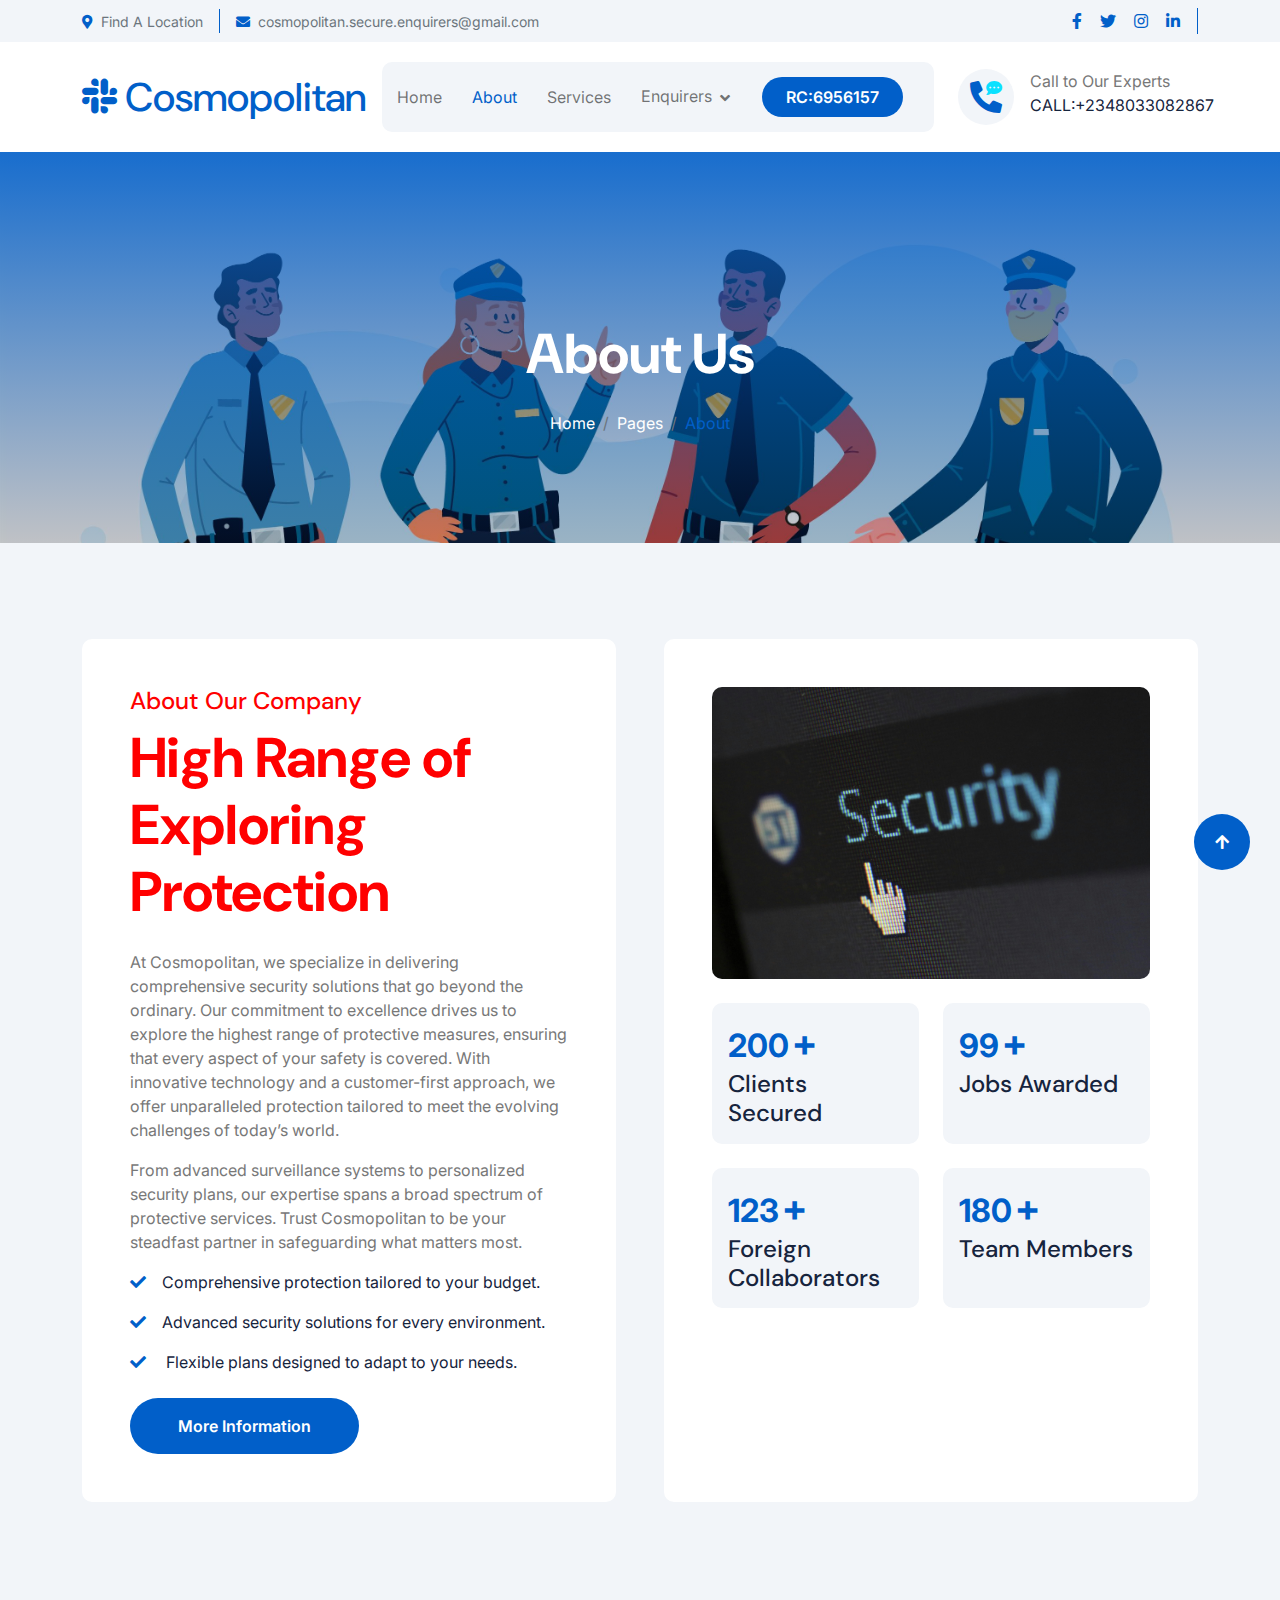
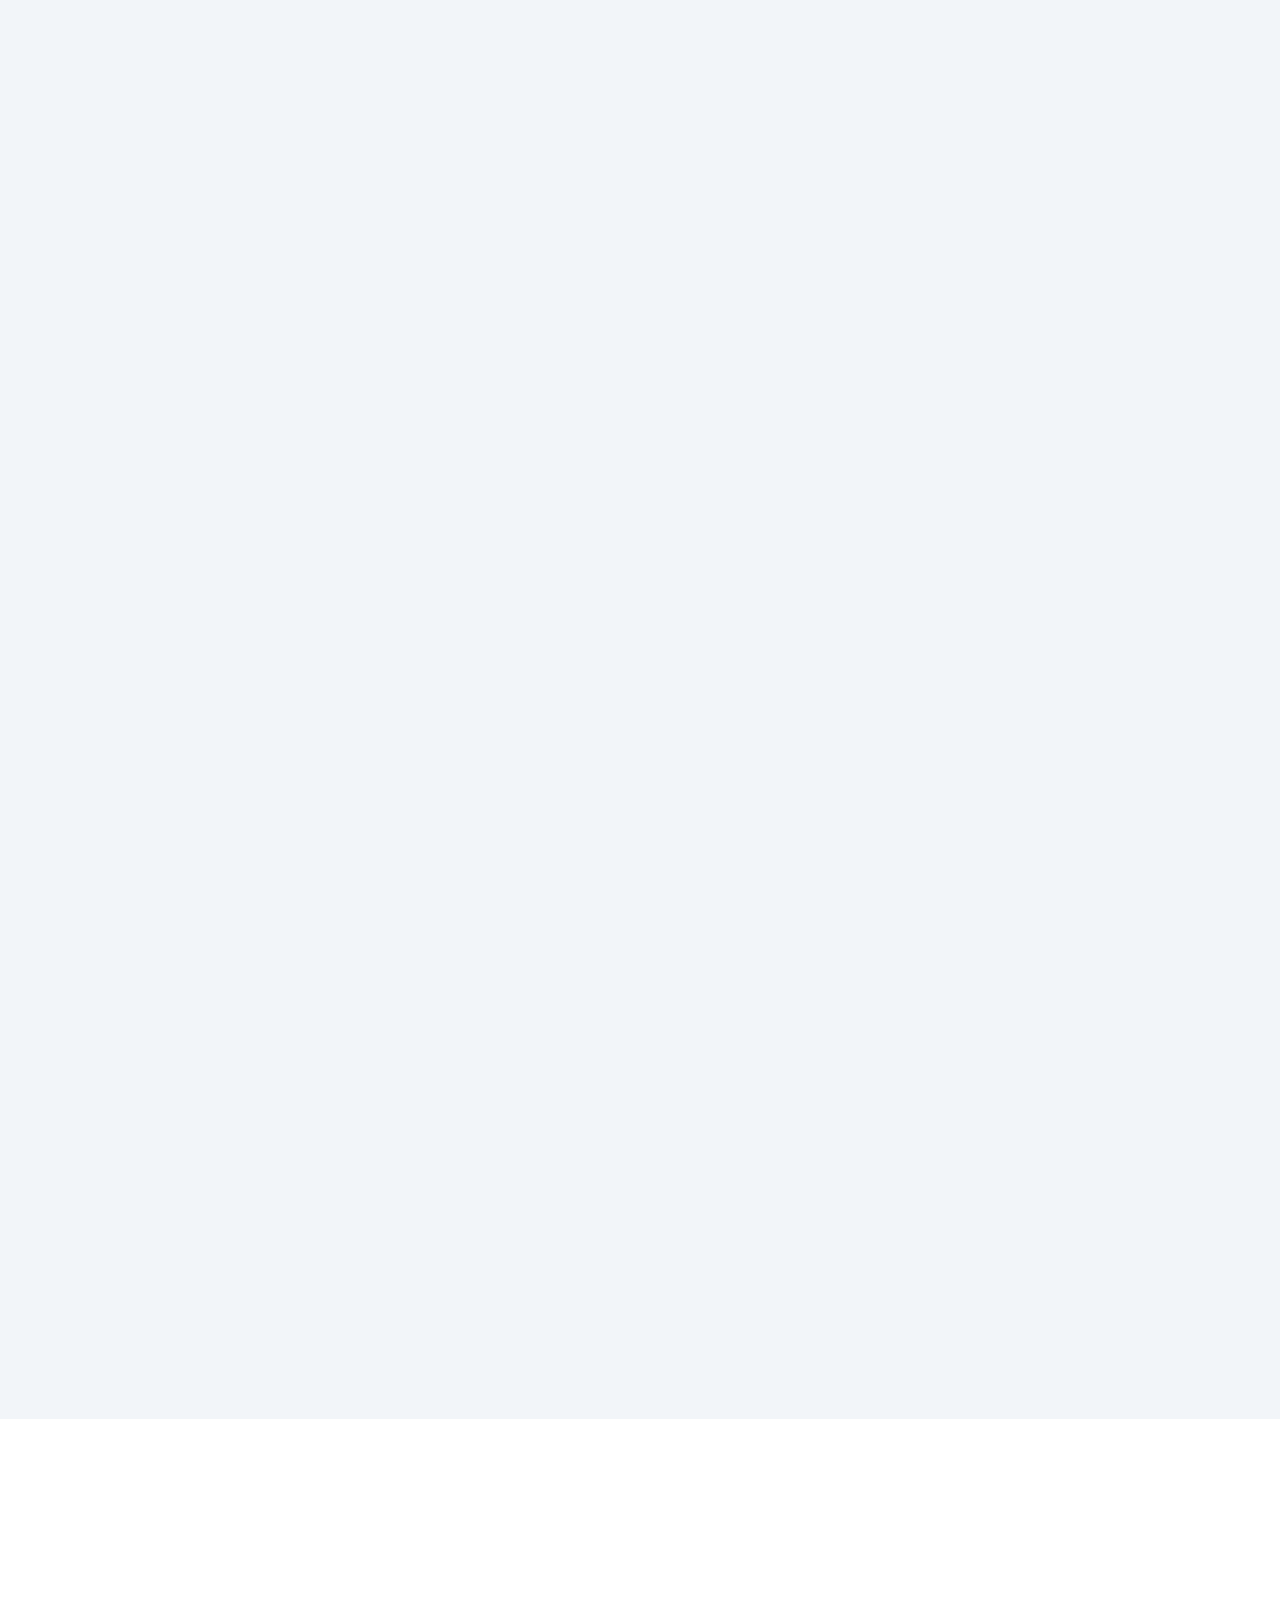
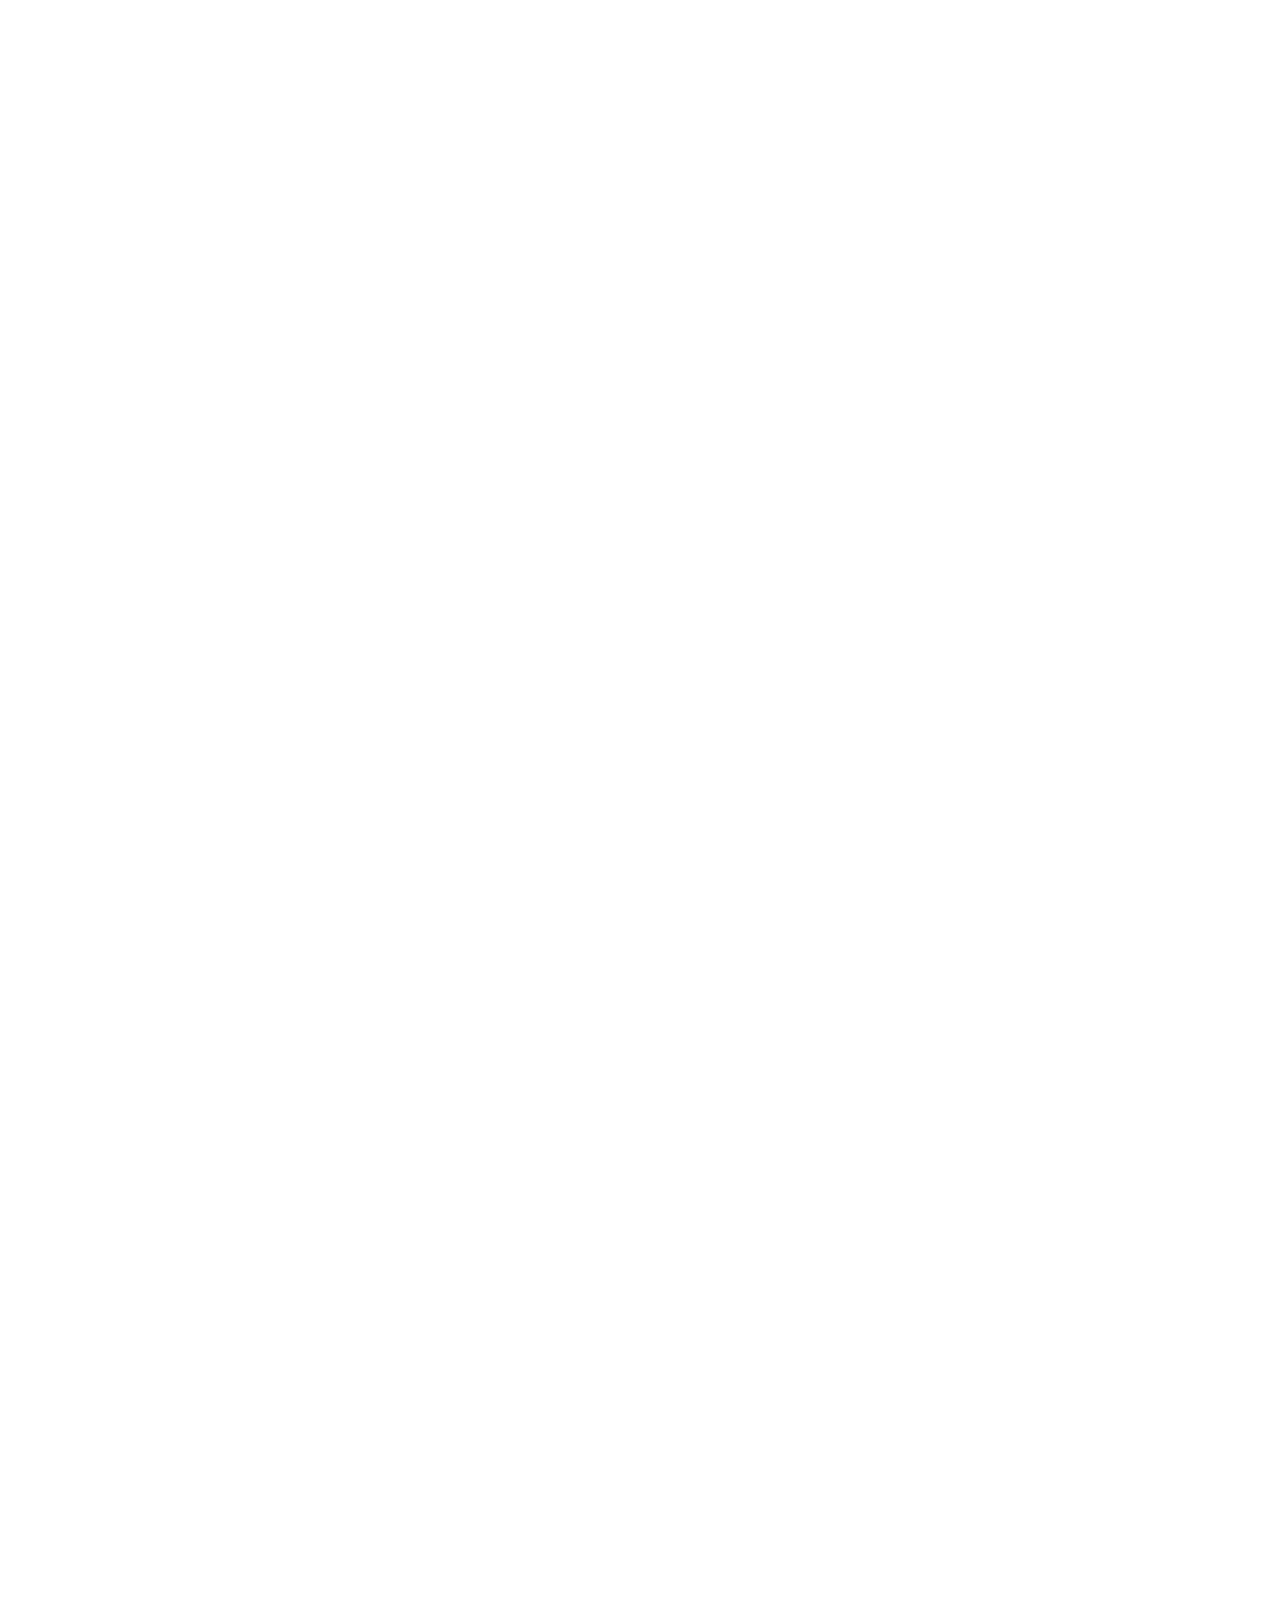
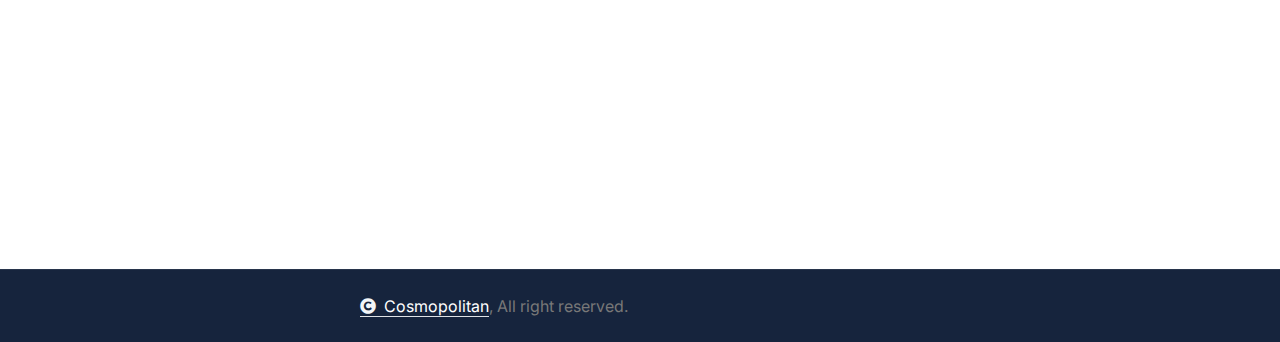
<file: about.html>
<!DOCTYPE html>
<html lang="en">

    <head>
        <meta charset="utf-8">
        <title>Cosmopolitan</title>
        <meta content="width=device-width, initial-scale=1.0" name="viewport">
        <meta content="" name="keywords">
        <meta content="" name="description">

        <!-- Google Web Fonts -->
        <link rel="preconnect" href="https://fonts.googleapis.com">
        <link rel="preconnect" href="https://fonts.gstatic.com" crossorigin>
        <link href="https://fonts.googleapis.com/css2?family=DM+Sans:ital,opsz,wght@0,9..40,100..1000;1,9..40,100..1000&family=Inter:slnt,wght@-10..0,100..900&display=swap" rel="stylesheet">

        <!-- Icon Font Stylesheet -->
        <link rel="stylesheet" href="https://use.fontawesome.com/releases/v5.15.4/css/all.css"/>
        <link href="https://cdn.jsdelivr.net/npm/bootstrap-icons@1.4.1/font/bootstrap-icons.css" rel="stylesheet">

        <!-- Libraries Stylesheet -->
        <link rel="stylesheet" href="lib/animate/animate.min.css"/>
        <link href="lib/lightbox/css/lightbox.min.css" rel="stylesheet">
        <link href="lib/owlcarousel/assets/owl.carousel.min.css" rel="stylesheet">


        <!-- Customized Bootstrap Stylesheet -->
        <link href="css/bootstrap.min.css" rel="stylesheet">

        <!-- Template Stylesheet -->
        <link href="css/style.css" rel="stylesheet">
    </head>

    <body>

        <!-- Spinner Start -->
        <div id="spinner" class="show bg-white position-fixed translate-middle w-100 vh-100 top-50 start-50 d-flex align-items-center justify-content-center">
            <div class="spinner-border text-primary" style="width: 3rem; height: 3rem;" role="status">
                <span class="sr-only">Cosmopolitan</span>
            </div>
        </div>
        <!-- Spinner End -->

        <!-- Topbar Start -->
        <div class="container-fluid topbar px-0 px-lg-4 bg-light py-2 d-none d-lg-block">
            <div class="container">
                <div class="row gx-0 align-items-center">
                    <div class="col-lg-8 text-center text-lg-start mb-lg-0">
                        <div class="d-flex flex-wrap">
                            <div class="border-end border-primary pe-3">
                                <a href="#" class="text-muted small"><i class="fas fa-map-marker-alt text-primary me-2"></i>Find A Location</a>
                            </div>
                            <div class="ps-3">
                                <a href="mailto:cosmopolitan.secure.enquirers@gmail.com" class="text-muted small"><i class="fas fa-envelope text-primary me-2"></i>cosmopolitan.secure.enquirers@gmail.com</a>
                            </div>
                        </div>
                    </div>
                    <div class="col-lg-4 text-center text-lg-end">
                        <div class="d-flex justify-content-end">
                            <div class="d-flex border-end border-primary pe-3">
                                <a class="btn p-0 text-primary me-3" href="#"><i class="fab fa-facebook-f"></i></a>
                                <a class="btn p-0 text-primary me-3" href="#"><i class="fab fa-twitter"></i></a>
                                <a class="btn p-0 text-primary me-3" href="#"><i class="fab fa-instagram"></i></a>
                                <a class="btn p-0 text-primary me-0" href="#"><i class="fab fa-linkedin-in"></i></a>
                            </div>
                            <!-- <div class="dropdown ms-3">
                                <a href="#" class="dropdown-toggle text-dark" data-bs-toggle="dropdown"><small><i class="fas fa-globe-europe text-primary me-2"></i> English</small></a>
                                <div class="dropdown-menu rounded">
                                    <a href="#" class="dropdown-item">English</a>
                                    <a href="#" class="dropdown-item">Bangla</a>
                                    <a href="#" class="dropdown-item">French</a>
                                    <a href="#" class="dropdown-item">Spanish</a>
                                    <a href="#" class="dropdown-item">Arabic</a>
                                </div> -->
                            </div>
                        </div>
                    </div>
                </div>
            </div>
        </div>
        <!-- Topbar End -->

        <!-- Navbar & Hero Start -->
        <div class="container-fluid nav-bar px-0 px-lg-4 py-lg-0">
            <div class="container">
                <nav class="navbar navbar-expand-lg navbar-light"> 
                    <a href="#" class="navbar-brand p-0">
                        <h1 class="text-primary mb-0"><i class="fab fa-slack me-2"></i>Cosmopolitan</h1>
                        <!-- <img src="img/logo.png" alt="Logo"> -->
                    </a>
                    <button class="navbar-toggler" type="button" data-bs-toggle="collapse" data-bs-target="#navbarCollapse">
                        <span class="fa fa-bars"></span>
                    </button>
                    <div class="collapse navbar-collapse" id="navbarCollapse">
                        <div class="navbar-nav mx-0 mx-lg-auto">
                            <a href="index.html" class="nav-item nav-link ">Home</a>
                            <a href="about.html" class="nav-item nav-link active">About</a>
                            <a href="service.html" class="nav-item nav-link">Services</a>
                            
                            <div class="nav-item dropdown">
                                <a href="#" class="nav-link" data-bs-toggle="dropdown">
                                    <span class="dropdown-toggle">Enquirers</span>
                                </a>
                                <div class="dropdown-menu">
                                    <a href="feature.html" class="dropdown-item">Book Consultation</a>
                                    <a href="team.html" class="dropdown-item">Our team</a>
                                    <!-- <a href="testimonial.html" class="dropdown-item">Testimonial</a> 
                                    <a href="FAQ.html" class="dropdown-item">FAQs</a>
                                    <a href="404.html" class="dropdown-item">404 Page</a>
                                </div>-->
                            </div>
                            <!-- <a href="contact.html" class="nav-item nav-link">Contact</a> -->
                            <div class="nav-btn px-3">
                                <!-- <button class="btn-search btn btn-primary btn-md-square rounded-circle flex-shrink-0" data-bs-toggle="modal" data-bs-target="#searchModal"><i class="fas fa-search"></i></button> -->
                                <a href="#" class="btn btn-primary rounded-pill py-2 px-4 ms-3 flex-shrink-0">RC:6956157</a>
                            </div>
                        </div>
                    </div>
                    <div class="d-none d-xl-flex flex-shrink-0 ps-4">
                        <a href="#" class="btn btn-light btn-lg-square rounded-circle position-relative wow tada" data-wow-delay=".9s">
                            <i class="fa fa-phone-alt fa-2x"></i>
                            <div class="position-absolute" style="top: 7px; right: 12px;">
                                <span><i class="fa fa-comment-dots text-secondary"></i></span>
                            </div>
                        </a>
                        <div class="d-flex flex-column ms-3">
                            <span>Call to Our Experts</span>
                            <a href="tel:+2348033082867"><span class="text-dark">CALL:+2348033082867</span></a>
                        </div>
                    </div>
                </nav>
            </div>
        </div>
        <!-- Navbar & Hero End -->

        <!-- Modal Search Start -->
        <!-- <div class="modal fade" id="searchModal" tabindex="-1" aria-labelledby="exampleModalLabel" aria-hidden="true">
            <div class="modal-dialog modal-fullscreen">
                <div class="modal-content rounded-0">
                    <div class="modal-header">
                        <h5 class="modal-title" id="exampleModalLabel">Search by keyword</h5>
                        <button type="button" class="btn-close" data-bs-dismiss="modal" aria-label="Close"></button>
                    </div>
                    <div class="modal-body d-flex align-items-center bg-primary">
                        <div class="input-group w-75 mx-auto d-flex">
                            <input type="search" class="form-control p-3" placeholder="keywords" aria-describedby="search-icon-1">
                            <span id="search-icon-1" class="btn bg-light border nput-group-text p-3"><i class="fa fa-search"></i></span>
                        </div>
                    </div>
                </div>
            </div>
        </div> -->
        <!-- Modal Search End -->




        <!-- Header Start -->
        <div class="container-fluid bg-breadcrumb">
            <div class="container text-center py-5" style="max-width: 900px;">
                <h4 class="text-white display-4 mb-4 wow fadeInDown" data-wow-delay="0.1s">About Us</h4>
                <ol class="breadcrumb d-flex justify-content-center mb-0 wow fadeInDown" data-wow-delay="0.3s">
                    <li class="breadcrumb-item"><a href="index.html">Home</a></li>
                    <li class="breadcrumb-item"><a href="#">Pages</a></li>
                    <li class="breadcrumb-item active text-primary"><a href="about.html"></a>About </li>
                </ol>    
            </div>
        </div>
        <!-- Header End -->


        <!-- About Start -->
        <div class="container-fluid bg-light about py-5">
            <div class="container py-5">
                <div class="row g-5">
                    <div class="col-xl-6 wow fadeInLeft" data-wow-delay="0.2s">
                        <div class="about-item-content bg-white rounded p-5 h-100">
                            <h4 style="color: red;">About Our Company</h4>
                            <h1 class="display-4 mb-4" style="color: red;">High Range of Exploring Protection</h1>
                            <p>At Cosmopolitan, we specialize in delivering comprehensive security solutions that go beyond the ordinary. 
                                Our commitment to excellence drives us to explore the highest range of protective measures, ensuring that every aspect of your safety is covered. With innovative technology and a customer-first approach, we offer unparalleled protection tailored to meet the evolving challenges of today’s world.
                            </p>
                            <p>From advanced surveillance systems to personalized security plans, our expertise spans a broad spectrum of protective services. 
                                Trust Cosmopolitan to be your steadfast partner in safeguarding what matters most.
                            </p>
                            <p class="text-dark"><i class="fa fa-check text-primary me-3"></i>Comprehensive protection tailored to your budget.</p>
                            <p class="text-dark"><i class="fa fa-check text-primary me-3">
                            </i>Advanced security solutions for every environment.</p>
                            <p class="text-dark mb-4"><i class="fa fa-check text-primary me-3"></i>
                                Flexible plans designed to adapt to your needs.</p>
                            <a class="btn btn-primary rounded-pill py-3 px-5" href="#">More Information</a>
                        </div>
                    </div>

                    <!-- counter starts here -->
                    <div class="col-xl-6 wow fadeInRight" data-wow-delay="0.2s">
                        <div class="bg-white rounded p-5 h-100">
                            <div class="row g-4 justify-content-center">
                                <div class="col-12">
                                    <div class="rounded bg-light">
                                        <img src="img/security-pic.jpg" class="img-fluid rounded w-100" alt="">
                                    </div>
                                </div>
                                <div class="col-sm-6">
                                    <div class="counter-item bg-light rounded p-3 h-100">
                                        <div class="counter-counting">
                                            <span class="text-primary fs-2 fw-bold" data-toggle="counter-up">200</span>
                                            <span class="h1 fw-bold text-primary">+</span>
                                        </div>
                                        <h4 class="mb-0 text-dark">Clients Secured</h4>
                                    </div>
                                </div>
                                <div class="col-sm-6">
                                    <div class="counter-item bg-light rounded p-3 h-100">
                                        <div class="counter-counting">
                                            <span class="text-primary fs-2 fw-bold" data-toggle="counter-up">99</span>
                                            <span class="h1 fw-bold text-primary">+</span>
                                        </div>
                                        <h4 class="mb-0 text-dark">Jobs Awarded</h4>
                                    </div>
                                </div>
                                <div class="col-sm-6">
                                    <div class="counter-item bg-light rounded p-3 h-100">
                                        <div class="counter-counting">
                                            <span class="text-primary fs-2 fw-bold" data-toggle="counter-up">123</span>
                                            <span class="h1 fw-bold text-primary">+</span>
                                        </div>
                                        <h4 class="mb-0 text-dark">Foreign Collaborators</h4>
                                    </div>
                                </div>
                                <div class="col-sm-6">
                                    <div class="counter-item bg-light rounded p-3 h-100">
                                        <div class="counter-counting">
                                            <span class="text-primary fs-2 fw-bold" data-toggle="counter-up">180</span>
                                            <span class="h1 fw-bold text-primary">+</span>
                                        </div>
                                        <h4 class="mb-0 text-dark">Team Members</h4>
                                    </div>
                                </div>
                            </div>
                        </div>
                    </div>


                </div>
            </div>
        </div>
        <!-- About End -->


        <!-- Feature Start -->
        <div class="container-fluid feature bg-light pb-5">
            <div class="container pb-5">
                <div class="text-center mx-auto pb-5 wow fadeInUp" data-wow-delay="0.2s" style="max-width: 800px;">
                    <h4 style="color: red;">Our Features</h4>
                    <h1 class="display-4 mb-4" style="color: red;">Advanced Security for a Safer Tomorrow</h1>
                    <p class="mb-0">Discover our cutting-edge security features designed to protect what matters most.
                        From 24/7 monitoring to personalized protection plans, Cosmopolitan ensures you’re always one step ahead of potential threats. 
                        Experience peace of mind with solutions that adapt to your needs in an ever-evolving world.
                    </p>
                </div>
                <div class="row g-4">
                    <div class="col-md-6 col-lg-6 col-xl-3 wow fadeInUp" data-wow-delay="0.2s">
                        <div class="feature-item p-4 pt-0">
                            <div class="feature-icon p-4 mb-4">
                                <i class="far fa-handshake fa-3x"></i>
                            </div>
                            <h4 class="mb-4">Trusted Company</h4>
                            <p class="mb-4">At Cosmopolitan, we are dedicated to building trust through our reliable security solutions.
                            </p>
                            <a class="btn btn-primary rounded-pill py-2 px-4" href="#">Learn More</a>
                        </div>
                    </div>
                    <div class="col-md-6 col-lg-6 col-xl-3 wow fadeInUp" data-wow-delay="0.4s">
                        <div class="feature-item p-4 pt-0">
                            <div class="feature-icon p-4 mb-4">
                                <i class="fa fa-dollar-sign fa-3x"></i>
                            </div>
                            <h4 class="mb-4">Anytime Money Back</h4>
                            <p class="mb-4">Guaranteed satisfaction with a no-questions-asked money-back promise. Your security, our commitment.
                            </p>
                            <a class="btn btn-primary rounded-pill py-2 px-4" href="#">Learn More</a>
                        </div>
                    </div>
                    <div class="col-md-6 col-lg-6 col-xl-3 wow fadeInUp" data-wow-delay="0.6s">
                        <div class="feature-item p-4 pt-0">
                            <div class="feature-icon p-4 mb-4">
                                <i class="fa fa-bullseye fa-3x"></i>
                            </div>
                            <h4 class="mb-4">Flexible Plans</h4>
                            <p class="mb-4">Customizable security plans to fit your unique needs. Adaptable protection designed for your lifestyle.
                            </p>
                            <a class="btn btn-primary rounded-pill py-2 px-4" href="#">Learn More</a>
                        </div>
                    </div>
                    <div class="col-md-6 col-lg-6 col-xl-3 wow fadeInUp" data-wow-delay="0.8s">
                        <div class="feature-item p-4 pt-0">
                            <div class="feature-icon p-4 mb-4">
                                <i class="fa fa-headphones fa-3x"></i>
                            </div>
                            <h4 class="mb-4">24/7 Fast Support</h4>
                            <p class="mb-4">Round-the-clock support for immediate assistance. We're here whenever you need us, ensuring your security is never compromised.
                            </p>
                            <a class="btn btn-primary rounded-pill py-2 px-4" href="#">Learn More</a>
                        </div>
                    </div>
                </div>
            </div>
        </div>
        <!-- Feature End -->

        <!-- FAQs Start -->
        <div class="container-fluid faq-section bg-light pb-5">
            <div class="container pb-5">
                <div class="row g-5 align-items-center">
                    <div class="col-xl-6 wow fadeInLeft" data-wow-delay="0.2s">
                        <div class="h-100">
                            <div class="mb-5">
                                <h4 style="color: red;">Some Important FAQ's</h4>
                                <h1 class="display-4 mb-0" style="color: red;">Common Frequently Asked Questions</h1>
                            </div>
                            <div class="accordion" id="accordionExample">
                                <div class="accordion-item">
                                    <h2 class="accordion-header" id="headingOne">
                                        <button class="accordion-button border-0" type="button" data-bs-toggle="collapse" data-bs-target="#collapseOne" aria-expanded="true" aria-controls="collapseOne">
                                            Q: What types of security services do you offer?
                                        </button>
                                    </h2>
                                    <div id="collapseOne" class="accordion-collapse collapse show active" aria-labelledby="headingOne" data-bs-parent="#accordionExample">
                                        <div class="accordion-body rounded">
                                            A: We offer a range of security services including 24/7 monitoring, access control, and professional escort services for both individuals and businesses.
                                        </div>
                                    </div>
                                </div>
                                <div class="accordion-item">
                                    <h2 class="accordion-header" id="headingTwo">
                                        <button class="accordion-button collapsed" type="button" data-bs-toggle="collapse" data-bs-target="#collapseTwo" aria-expanded="false" aria-controls="collapseTwo">
                                            Q: How do you ensure the safety of your clients during escort services?
                                        </button>
                                    </h2>
                                    <div id="collapseTwo" class="accordion-collapse collapse" aria-labelledby="headingTwo" data-bs-parent="#accordionExample">
                                        <div class="accordion-body">
                                            A: Our professional security personnel are trained to handle any situation, providing safe and secure transit through strategic planning and constant communication.
                                        </div>
                                    </div>
                                </div>
                                <div class="accordion-item">
                                    <h2 class="accordion-header" id="headingThree">
                                        <button class="accordion-button collapsed" type="button" data-bs-toggle="collapse" data-bs-target="#collapseThree" aria-expanded="false" aria-controls="collapseThree">
                                            Q: What makes your access control systems reliable?
                                        </button>
                                    </h2>
                                    <div id="collapseThree" class="accordion-collapse collapse" aria-labelledby="headingThree" data-bs-parent="#accordionExample">
                                        <div class="accordion-body">
                                            A: Our access control systems are designed with the latest technology, ensuring only authorized individuals can enter secure areas, backed by continuous system monitoring.
                                        </div>
                                    </div>
                                </div>
                                
                                
                            </div>
                        </div>
                    </div>
                    <!-- <div class="col-xl-6 wow fadeInRight" data-wow-delay="0.4s">
                        <img src="img/carousel-2.png" class="img-fluid w-100" alt="">
                    </div> -->
                </div>
            </div>
        </div>
        <!-- FAQs End -->


        <!-- Team Start -->
        <div class="container-fluid team py-5">
            <div class="container py-5">
                <div class="text-center mx-auto pb-5 wow fadeInUp" data-wow-delay="0.2s" style="max-width: 800px;">
                    <h4 style="color: red;">Our Team</h4>
                    <h1 class="display-4 mb-4" style="color: red;">Meet Our Expert Team Members</h1>
                    <p class="mb-0">
                        Our team is composed of highly trained and dedicated professionals who are committed to delivering top-notch security services. Each member brings a wealth of experience and a passion for protecting what matters most. Meet the experts who ensure your safety with unwavering excellence.
                    </p>
                </div>
                <div class="row g-4">
                    <div class="col-md-6 col-lg-6 col-xl-3 wow fadeInUp" data-wow-delay="0.2s">
                        <div class="team-item">
                            <div class="team-img">
                                <img src="img/team-1.jpg" class="img-fluid rounded-top w-100" alt="">
                                <div class="team-icon">
                                    <a class="btn btn-primary btn-sm-square rounded-pill mb-2" href=""><i class="fab fa-facebook-f"></i></a>
                                    <a class="btn btn-primary btn-sm-square rounded-pill mb-2" href=""><i class="fab fa-twitter"></i></a>
                                    <a class="btn btn-primary btn-sm-square rounded-pill mb-2" href=""><i class="fab fa-linkedin-in"></i></a>
                                    <a class="btn btn-primary btn-sm-square rounded-pill mb-0" href=""><i class="fab fa-instagram"></i></a>
                                </div>
                            </div>
                            <div class="team-title p-4">
                                <h4 class="mb-0">
                                    Comr. David Vine Omeike
                                </h4>
                                <p class="mb-0">CHEIF EXECUTIVE 
                                DIRECTOR(CEO)
                                <br>
                                Comrade David Vine is a National Executive member of the Nigeria Association of Auctioneers ( NAA) where he is presently the Chairman Task Force of the South – Western States of (NAA)
                                    He has been conferred with series of awards of honour in recognition of his contribution to humanity.
                            </p>
                            </div>
                        </div>
                    </div>
                    <div class="col-md-6 col-lg-6 col-xl-3 wow fadeInUp" data-wow-delay="0.4s">
                        <div class="team-item">
                            <div class="team-img">
                                <img src="img/team-2.jpg" class="img-fluid rounded-top w-100" alt="">
                                <div class="team-icon">
                                    <a class="btn btn-primary btn-sm-square rounded-pill mb-2" href=""><i class="fab fa-facebook-f"></i></a>
                                    <a class="btn btn-primary btn-sm-square rounded-pill mb-2" href=""><i class="fab fa-twitter"></i></a>
                                    <a class="btn btn-primary btn-sm-square rounded-pill mb-2" href=""><i class="fab fa-linkedin-in"></i></a>
                                    <a class="btn btn-primary btn-sm-square rounded-pill mb-0" href=""><i class="fab fa-instagram"></i></a>
                                </div>
                            </div>
                            <div class="team-title p-4">
                                <h4 class="mb-0">Chief Smart Godwin Iloegbunam</h4>
                                <p class="mb-0">DIRECTOR, STRATEGIC CONFLICT MANAGEMENT
                                    <br>
                                    High Chief Smart Godwin Iloegbunam the Agu Na Eche Ibe I of Achi hails from Ahani Achi in Oji-River Local Government Area of Enugu State.
                                    He attained his primary school from Ahani Community School Achi from 1973 to 1979 and secondary education from Corpus Christi College Achi from 1979 to 1984 both in Oji-River Loca Government Area of Enugu State.
                                </p>
                            </div>
                        </div>
                    </div>
                    <div class="col-md-6 col-lg-6 col-xl-3 wow fadeInUp" data-wow-delay="0.6s">
                        <div class="team-item">
                            <div class="team-img">
                                <img src="img/team-3.jpg" class="img-fluid rounded-top w-100" alt="">
                                <div class="team-icon">
                                    <a class="btn btn-primary btn-sm-square rounded-pill mb-2" href=""><i class="fab fa-facebook-f"></i></a>
                                    <a class="btn btn-primary btn-sm-square rounded-pill mb-2" href=""><i class="fab fa-twitter"></i></a>
                                    <a class="btn btn-primary btn-sm-square rounded-pill mb-2" href=""><i class="fab fa-linkedin-in"></i></a>
                                    <a class="btn btn-primary btn-sm-square rounded-pill mb-0" href=""><i class="fab fa-instagram"></i></a>
                                </div>
                            </div>
                            <div class="team-title p-4">
                                <h4 class="mb-0">David James</h4>
                                <p class="mb-0">Profession</p>
                            </div>
                        </div>
                    </div>
                    <!-- <div class="col-md-6 col-lg-6 col-xl-3 wow fadeInUp" data-wow-delay="0.8s">
                        <div class="team-item">
                            <div class="team-img">
                                <img src="img/team-4.jpg" class="img-fluid rounded-top w-100" alt="">
                                <div class="team-icon">
                                    <a class="btn btn-primary btn-sm-square rounded-pill mb-2" href=""><i class="fab fa-facebook-f"></i></a>
                                    <a class="btn btn-primary btn-sm-square rounded-pill mb-2" href=""><i class="fab fa-twitter"></i></a>
                                    <a class="btn btn-primary btn-sm-square rounded-pill mb-2" href=""><i class="fab fa-linkedin-in"></i></a>
                                    <a class="btn btn-primary btn-sm-square rounded-pill mb-0" href=""><i class="fab fa-instagram"></i></a>
                                </div>
                            </div>
                            <div class="team-title p-4">
                                <h4 class="mb-0">David James</h4>
                                <p class="mb-0">Profession</p>
                            </div>
                        </div>
                    </div> -->
                </div>
            </div>
        </div>
        <!-- Team End -->


        <!-- Footer Start -->
        <div class="container-fluid footer py-5 wow fadeIn" data-wow-delay="0.2s">
            <div class="container py-5">
                <div class="row g-5">
                    <div class="col-xl-9">
                        <div class="mb-5">
                            <div class="row g-4">
                                <div class="col-md-6 col-lg-6 col-xl-5">
                                    <div class="footer-item">
                                        <a href="index.html" class="p-0">
                                            <h3 class="text-white"><i class="fab fa-slack me-3"></i> Cosmopolitan</h3>
                                            <!-- <img src="img/logo.png" alt="Logo"> -->
                                        </a>
                                        <p class="text-white mb-4">At Cosmopolitan, we stand at the forefront of security solutions, dedicated to safeguarding your peace of mind. Our commitment to excellence is reflected in our unwavering focus on quality, integrity, and trust. Let us be your trusted partner in protection, ensuring safety and security for you and your assets, every step of the way</p>
                                        <div class="footer-btn d-flex">
                                            <a class="btn btn-md-square rounded-circle me-3" href="#"><i class="fab fa-facebook-f"></i></a>
                                            <a class="btn btn-md-square rounded-circle me-3" href="#"><i class="fab fa-twitter"></i></a>
                                            <a class="btn btn-md-square rounded-circle me-3" href="#"><i class="fab fa-instagram"></i></a>
                                            <a class="btn btn-md-square rounded-circle me-0" href="#"><i class="fab fa-linkedin-in"></i></a>
                                        </div>
                                    </div>
                                </div>
                                <div class="col-md-6 col-lg-6 col-xl-3">
                                    <div class="footer-item">
                                        <h4 class="text-white mb-4">Useful Links</h4>
                                        <a href="#"><i class="fas fa-angle-right me-2"></i> About Us</a>
                                        <a href="#"><i class="fas fa-angle-right me-2"></i> Features</a>
                                        <a href="#"><i class="fas fa-angle-right me-2"></i> Services</a>
                                        <a href="#"><i class="fas fa-angle-right me-2"></i> FAQ's</a>
                                        <!-- <a href="#"><i class="fas fa-angle-right me-2"></i> Blogs</a> -->
                                        <a href="#"><i class="fas fa-angle-right me-2"></i> Contact</a>
                                    </div>
                                </div>
                                <div class="col-md-6 col-lg-6 col-xl-4">
                                    <div class="footer-item">
                                        <h4 class="mb-4 text-white">Gallery</h4>
                                        <div class="row g-3">
                                            <div class="col-4">
                                                <div class="footer-instagram rounded">
                                                    <img src="img/footer-pic-5.jpg" class="img-fluid w-100" alt="">
                                                    <div class="footer-search-icon">
                                                        <a href="img/footer-pic-5.jpg" data-lightbox="footerInstagram-1" class="my-auto"><i class="fas fa-link text-white"></i></a>
                                                    </div>
                                                </div>
                                           </div>
                                           <div class="col-4">
                                                <div class="footer-instagram rounded">
                                                    <img src="img/footer-pic-6.jpg" class="img-fluid w-100" alt="">
                                                    <div class="footer-search-icon">
                                                        <a href="img/footer-pic-6.jpg" data-lightbox="footerInstagram-2" class="my-auto"><i class="fas fa-link text-white"></i></a>
                                                    </div>
                                                </div>
                                           </div>
                                            <div class="col-4">
                                                <div class="footer-instagram rounded">
                                                    <img src="img/footer-pic-3.jpg" class="img-fluid w-100" alt="">
                                                    <div class="footer-search-icon">
                                                        <a href="img/footer-pic-3.jpg" data-lightbox="footerInstagram-3" class="my-auto"><i class="fas fa-link text-white"></i></a>
                                                    </div>
                                                </div>
                                           </div>
                                            <div class="col-4">
                                                <div class="footer-instagram rounded">
                                                    <img src="img/footer-pic-4.jpg" class="img-fluid w-100" alt="">
                                                    <div class="footer-search-icon">
                                                        <a href="img/footer-pic-4.jpg" data-lightbox="footerInstagram-4" class="my-auto"><i class="fas fa-link text-white"></i></a>
                                                    </div>
                                                </div>
                                           </div>
                                            <div class="col-4">
                                                <div class="footer-instagram rounded">
                                                    <img src="img/footer-pic-2.jpg" class="img-fluid w-100" alt="">
                                                    <div class="footer-search-icon">
                                                        <a href="img/footer-pic-2.jpg" data-lightbox="footerInstagram-5" class="my-auto"><i class="fas fa-link text-white"></i></a>
                                                    </div>
                                                </div>
                                           </div>
                                           <div class="col-4">
                                                <div class="footer-instagram rounded">
                                                    <img src="img/footer-pic-1.jpg" class="img-fluid w-100" alt="">
                                                    <div class="footer-search-icon">
                                                        <a href="img/footer-pic-1.jpg" data-lightbox="footerInstagram-6" class="my-auto"><i class="fas fa-link text-white"></i></a>
                                                    </div>
                                                </div>
                                            </div>
                                        </div>
                                    </div>
                                </div>
                            </div>
                        </div>
                        <div class="pt-5" style="border-top: 1px solid rgba(255, 255, 255, 0.08);">
                            <div class="row g-0">
                                <div class="col-12">
                                    <div class="row g-4">
                                        <div class="col-lg-6 col-xl-4">
                                            <div class="d-flex">
                                                <div class="btn-xl-square bg-primary text-white rounded p-4 me-4">
                                                    <i class="fas fa-map-marker-alt fa-2x"></i>
                                                </div>
                                                <div>
                                                    <h4 class="text-white">Address</h4>
                                                    <p class="mb-0">123 Street New York.USA</p>
                                                </div>
                                            </div>
                                        </div>
                                        <div class="col-lg-6 col-xl-4">
                                            <div class="d-flex">
                                                <div class="btn-xl-square bg-primary text-white rounded p-4 me-4">
                                                    <i class="fas fa-envelope fa-2x"></i>
                                                </div>
                                                <div>
                                                    <h4 class="text-white">Mail Us</h4>
                                                    <p class="mb-0">info@example.com</p>
                                                </div>
                                            </div>
                                        </div>
                                        <div class="col-lg-6 col-xl-4">
                                            <div class="d-flex">
                                                <div class="btn-xl-square bg-primary text-white rounded p-4 me-4">
                                                    <i class="fa fa-phone-alt fa-2x"></i>
                                                </div>
                                                <div>
                                                    <h4 class="text-white">Telephone</h4>
                                                    <p class="mb-0">(+012) 3456 7890</p>
                                                </div>
                                            </div>
                                        </div>
                                    </div>
                                </div>
                            </div>
                        </div>
                    </div>
                    
                    <div class="col-xl-3">
                        <div class="footer-item">
                            <!-- <h4 class="text-white mb-4">Newsletter</h4>
                            <p class="text-white mb-3">Dolor amet sit justo amet elitr clita ipsum elitr est.Lorem ipsum dolor sit amet, consectetur adipiscing elit.</p>
                            <div class="position-relative rounded-pill mb-4">
                                <input class="form-control rounded-pill w-100 py-3 ps-4 pe-5" type="text" placeholder="Enter your email">
                                <button type="button" class="btn btn-primary rounded-pill position-absolute top-0 end-0 py-2 mt-2 me-2">SignUp</button>
                            </div> -->
                            <div class="d-flex flex-shrink-0">
                                <div class="footer-btn">
                                    <a href="#" class="btn btn-lg-square rounded-circle position-relative wow tada" data-wow-delay=".9s">
                                        <i class="fa fa-phone-alt fa-2x"></i>
                                        <div class="position-absolute" style="top: 2px; right: 12px;">
                                            <span><i class="fa fa-comment-dots text-secondary"></i></span>
                                        </div>
                                    </a>
                                </div>
                                <div class="d-flex flex-column ms-3 flex-shrink-0">
                                    <span>Call to Our Experts</span>
                                    <a href="tel:+ 0123 456 7890"><span class="text-white">Free: + 0123 456 7890</span></a>
                                </div>
                            </div>
                        </div>
                    </div>
                </div>
            </div>
        </div>
        <!-- Footer End -->
        
        <!-- Copyright Start -->
        <div class="container-fluid copyright py-4">
            <div class="container">
                <div class="row g-4 align-items-center">
                    <div class="col-md-6 text-center text-md-end mb-md-0">
                        <span class="text-body"><a href="#" class="border-bottom text-white"><i class="fas fa-copyright text-light me-2"></i>Cosmopolitan</a>, All right reserved.</span>
                    </div>
                    <div class="col-md-6 text-center text-md-start text-body">
                        <!--/*** This template is free as long as you keep the below author’s credit link/attribution link/backlink. ***/-->
                        <!--/*** If you'd like to use the template without the below author’s credit link/attribution link/backlink, ***/-->
                        <!--/*** you can purchase the Credit Removal License from "https://htmlcodex.com/credit-removal". ***/-->
                        
                    </div>
                </div>
            </div>
        </div>
        <!-- Copyright End -->


        <!-- Back to Top -->
        <a href="#" class="btn btn-primary btn-lg-square rounded-circle back-to-top"><i class="fa fa-arrow-up"></i></a>   

        
        <!-- JavaScript Libraries -->
        <script src="https://ajax.googleapis.com/ajax/libs/jquery/3.6.4/jquery.min.js"></script>
        <script src="https://cdn.jsdelivr.net/npm/bootstrap@5.0.0/dist/js/bootstrap.bundle.min.js"></script>
        <script src="lib/wow/wow.min.js"></script>
        <script src="lib/easing/easing.min.js"></script>
        <script src="lib/waypoints/waypoints.min.js"></script>
        <script src="lib/counterup/counterup.min.js"></script>
        <script src="lib/lightbox/js/lightbox.min.js"></script>
        <script src="lib/owlcarousel/owl.carousel.min.js"></script>
        

        <!-- Template Javascript -->
        <script src="js/main.js"></script>
    </body>

</html>
</file>
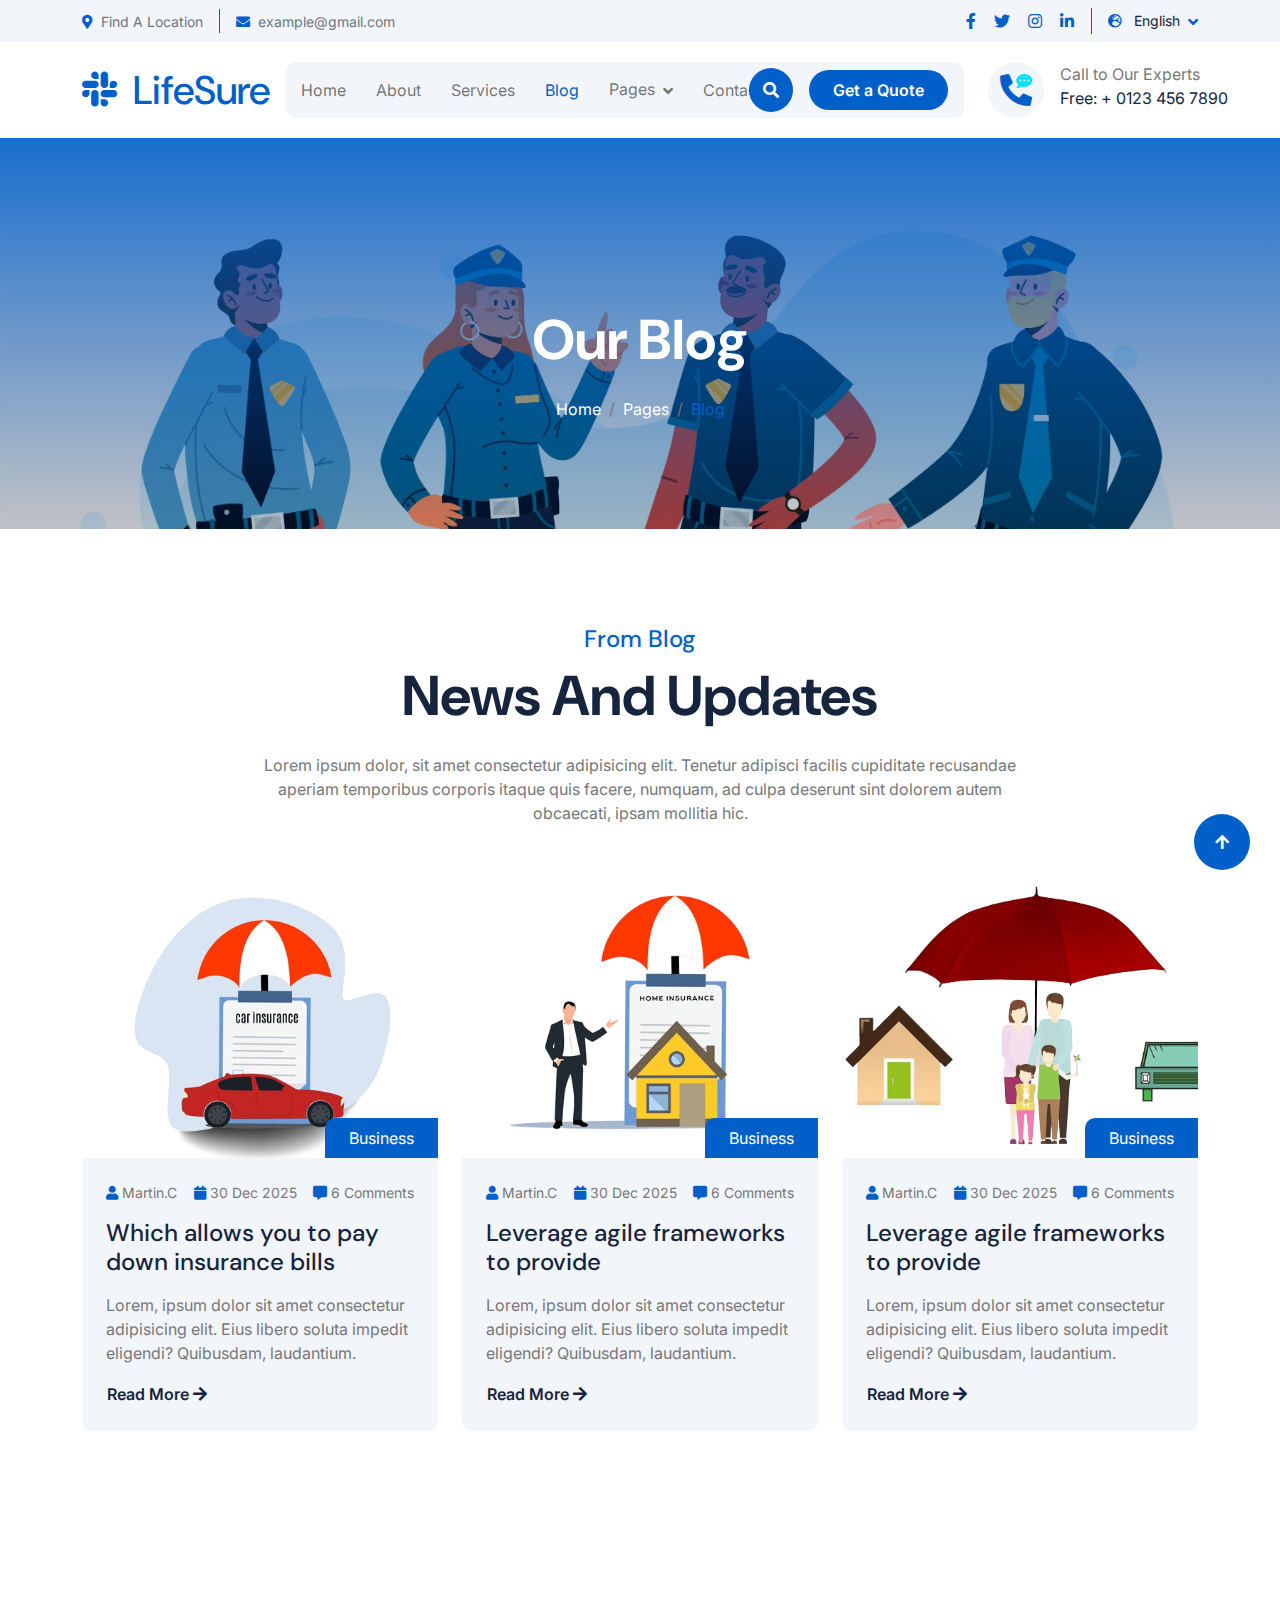
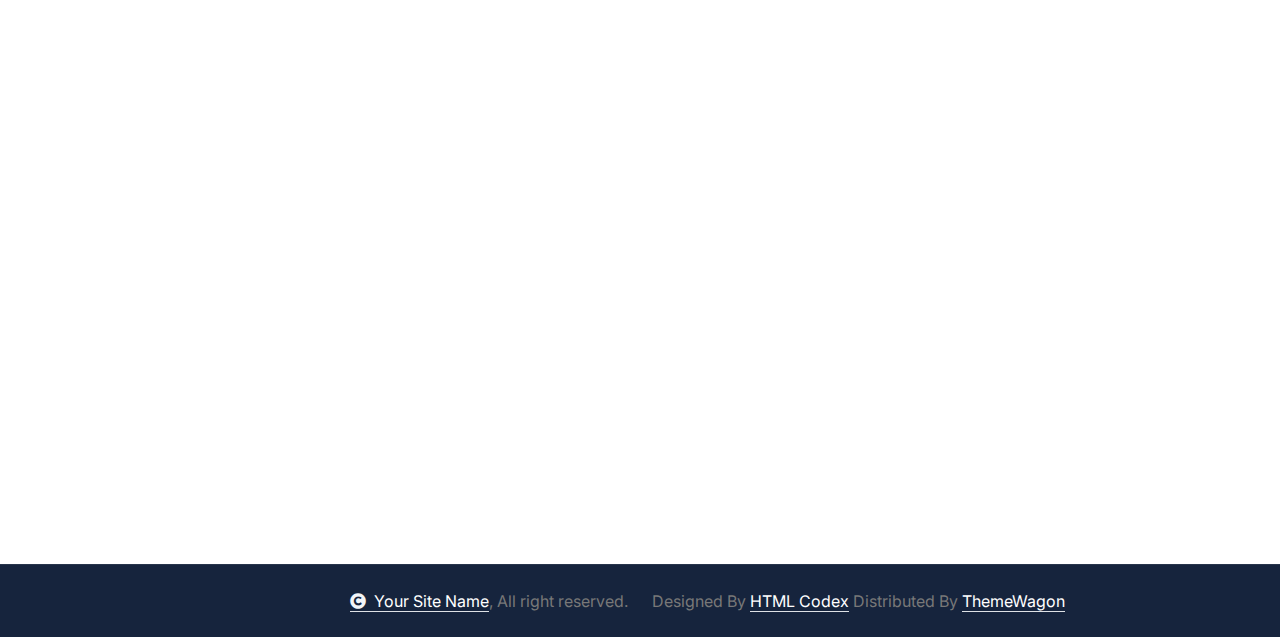
<file: blog.html>
<!DOCTYPE html>
<html lang="en">

    <head>
        <meta charset="utf-8">
        <title>LifeSure - Life Insurance Website Template</title>
        <meta content="width=device-width, initial-scale=1.0" name="viewport">
        <meta content="" name="keywords">
        <meta content="" name="description">

        <!-- Google Web Fonts -->
        <link rel="preconnect" href="https://fonts.googleapis.com">
        <link rel="preconnect" href="https://fonts.gstatic.com" crossorigin>
        <link href="https://fonts.googleapis.com/css2?family=DM+Sans:ital,opsz,wght@0,9..40,100..1000;1,9..40,100..1000&family=Inter:slnt,wght@-10..0,100..900&display=swap" rel="stylesheet">

        <!-- Icon Font Stylesheet -->
        <link rel="stylesheet" href="https://use.fontawesome.com/releases/v5.15.4/css/all.css"/>
        <link href="https://cdn.jsdelivr.net/npm/bootstrap-icons@1.4.1/font/bootstrap-icons.css" rel="stylesheet">

        <!-- Libraries Stylesheet -->
        <link rel="stylesheet" href="lib/animate/animate.min.css"/>
        <link href="lib/lightbox/css/lightbox.min.css" rel="stylesheet">
        <link href="lib/owlcarousel/assets/owl.carousel.min.css" rel="stylesheet">


        <!-- Customized Bootstrap Stylesheet -->
        <link href="css/bootstrap.min.css" rel="stylesheet">

        <!-- Template Stylesheet -->
        <link href="css/style.css" rel="stylesheet">
    </head>

    <body>

        <!-- Spinner Start -->
        <div id="spinner" class="show bg-white position-fixed translate-middle w-100 vh-100 top-50 start-50 d-flex align-items-center justify-content-center">
            <div class="spinner-border text-primary" style="width: 3rem; height: 3rem;" role="status">
                <span class="sr-only">Loading...</span>
            </div>
        </div>
        <!-- Spinner End -->

        <!-- Topbar Start -->
        <div class="container-fluid topbar px-0 px-lg-4 bg-light py-2 d-none d-lg-block">
            <div class="container">
                <div class="row gx-0 align-items-center">
                    <div class="col-lg-8 text-center text-lg-start mb-lg-0">
                        <div class="d-flex flex-wrap">
                            <div class="border-end border-primary pe-3">
                                <a href="#" class="text-muted small"><i class="fas fa-map-marker-alt text-primary me-2"></i>Find A Location</a>
                            </div>
                            <div class="ps-3">
                                <a href="mailto:example@gmail.com" class="text-muted small"><i class="fas fa-envelope text-primary me-2"></i>example@gmail.com</a>
                            </div>
                        </div>
                    </div>
                    <div class="col-lg-4 text-center text-lg-end">
                        <div class="d-flex justify-content-end">
                            <div class="d-flex border-end border-primary pe-3">
                                <a class="btn p-0 text-primary me-3" href="#"><i class="fab fa-facebook-f"></i></a>
                                <a class="btn p-0 text-primary me-3" href="#"><i class="fab fa-twitter"></i></a>
                                <a class="btn p-0 text-primary me-3" href="#"><i class="fab fa-instagram"></i></a>
                                <a class="btn p-0 text-primary me-0" href="#"><i class="fab fa-linkedin-in"></i></a>
                            </div>
                            <div class="dropdown ms-3">
                                <a href="#" class="dropdown-toggle text-dark" data-bs-toggle="dropdown"><small><i class="fas fa-globe-europe text-primary me-2"></i> English</small></a>
                                <div class="dropdown-menu rounded">
                                    <a href="#" class="dropdown-item">English</a>
                                    <a href="#" class="dropdown-item">Bangla</a>
                                    <a href="#" class="dropdown-item">French</a>
                                    <a href="#" class="dropdown-item">Spanish</a>
                                    <a href="#" class="dropdown-item">Arabic</a>
                                </div>
                            </div>
                        </div>
                    </div>
                </div>
            </div>
        </div>
        <!-- Topbar End -->

        <!-- Navbar & Hero Start -->
        <div class="container-fluid nav-bar px-0 px-lg-4 py-lg-0">
            <div class="container">
                <nav class="navbar navbar-expand-lg navbar-light"> 
                    <a href="#" class="navbar-brand p-0">
                        <h1 class="text-primary mb-0"><i class="fab fa-slack me-2"></i> LifeSure</h1>
                        <!-- <img src="img/logo.png" alt="Logo"> -->
                    </a>
                    <button class="navbar-toggler" type="button" data-bs-toggle="collapse" data-bs-target="#navbarCollapse">
                        <span class="fa fa-bars"></span>
                    </button>
                    <div class="collapse navbar-collapse" id="navbarCollapse">
                        <div class="navbar-nav mx-0 mx-lg-auto">
                            <a href="index.html" class="nav-item nav-link">Home</a>
                            <a href="about.html" class="nav-item nav-link">About</a>
                            <a href="service.html" class="nav-item nav-link">Services</a>
                            <a href="blog.html" class="nav-item nav-link active">Blog</a>
                            <div class="nav-item dropdown">
                                <a href="#" class="nav-link" data-bs-toggle="dropdown">
                                    <span class="dropdown-toggle">Pages</span>
                                </a>
                                <div class="dropdown-menu">
                                    <a href="feature.html" class="dropdown-item">Our Features</a>
                                    <a href="team.html" class="dropdown-item">Our team</a>
                                    <a href="testimonial.html" class="dropdown-item">Testimonial</a>
                                    <a href="FAQ.html" class="dropdown-item">FAQs</a>
                                    <a href="404.html" class="dropdown-item">404 Page</a>
                                </div>
                            </div>
                            <a href="contact.html" class="nav-item nav-link">Contact</a>
                            <div class="nav-btn px-3">
                                <button class="btn-search btn btn-primary btn-md-square rounded-circle flex-shrink-0" data-bs-toggle="modal" data-bs-target="#searchModal"><i class="fas fa-search"></i></button>
                                <a href="#" class="btn btn-primary rounded-pill py-2 px-4 ms-3 flex-shrink-0"> Get a Quote</a>
                            </div>
                        </div>
                    </div>
                    <div class="d-none d-xl-flex flex-shrink-0 ps-4">
                        <a href="#" class="btn btn-light btn-lg-square rounded-circle position-relative wow tada" data-wow-delay=".9s">
                            <i class="fa fa-phone-alt fa-2x"></i>
                            <div class="position-absolute" style="top: 7px; right: 12px;">
                                <span><i class="fa fa-comment-dots text-secondary"></i></span>
                            </div>
                        </a>
                        <div class="d-flex flex-column ms-3">
                            <span>Call to Our Experts</span>
                            <a href="tel:+ 0123 456 7890"><span class="text-dark">Free: + 0123 456 7890</span></a>
                        </div>
                    </div>
                </nav>
            </div>
        </div>
        <!-- Navbar & Hero End -->

        <!-- Modal Search Start -->
        <div class="modal fade" id="searchModal" tabindex="-1" aria-labelledby="exampleModalLabel" aria-hidden="true">
            <div class="modal-dialog modal-fullscreen">
                <div class="modal-content rounded-0">
                    <div class="modal-header">
                        <h5 class="modal-title" id="exampleModalLabel">Search by keyword</h5>
                        <button type="button" class="btn-close" data-bs-dismiss="modal" aria-label="Close"></button>
                    </div>
                    <div class="modal-body d-flex align-items-center bg-primary">
                        <div class="input-group w-75 mx-auto d-flex">
                            <input type="search" class="form-control p-3" placeholder="keywords" aria-describedby="search-icon-1">
                            <span id="search-icon-1" class="btn bg-light border nput-group-text p-3"><i class="fa fa-search"></i></span>
                        </div>
                    </div>
                </div>
            </div>
        </div>
        <!-- Modal Search End -->


        <!-- Header Start -->
        <div class="container-fluid bg-breadcrumb">
            <div class="container text-center py-5" style="max-width: 900px;">
                <h4 class="text-white display-4 mb-4 wow fadeInDown" data-wow-delay="0.1s">Our Blog</h4>
                <ol class="breadcrumb d-flex justify-content-center mb-0 wow fadeInDown" data-wow-delay="0.3s">
                    <li class="breadcrumb-item"><a href="index.html">Home</a></li>
                    <li class="breadcrumb-item"><a href="#">Pages</a></li>
                    <li class="breadcrumb-item active text-primary">Blog</li>
                </ol>    
            </div>
        </div>
        <!-- Header End -->


        <!-- Blog Start -->
        <div class="container-fluid blog py-5">
            <div class="container py-5">
                <div class="text-center mx-auto pb-5 wow fadeInUp" data-wow-delay="0.2s" style="max-width: 800px;">
                    <h4 class="text-primary">From Blog</h4>
                    <h1 class="display-4 mb-4">News And Updates</h1>
                    <p class="mb-0">Lorem ipsum dolor, sit amet consectetur adipisicing elit. Tenetur adipisci facilis cupiditate recusandae aperiam temporibus corporis itaque quis facere, numquam, ad culpa deserunt sint dolorem autem obcaecati, ipsam mollitia hic.
                    </p>
                </div>
                <div class="row g-4 justify-content-center">
                    <div class="col-lg-6 col-xl-4 wow fadeInUp" data-wow-delay="0.2s">
                        <div class="blog-item">
                            <div class="blog-img">
                                <img src="img/blog-1.png" class="img-fluid rounded-top w-100" alt="">
                                <div class="blog-categiry py-2 px-4">
                                    <span>Business</span>
                                </div>
                            </div>
                            <div class="blog-content p-4">
                                <div class="blog-comment d-flex justify-content-between mb-3">
                                    <div class="small"><span class="fa fa-user text-primary"></span> Martin.C</div>
                                    <div class="small"><span class="fa fa-calendar text-primary"></span> 30 Dec 2025</div>
                                    <div class="small"><span class="fa fa-comment-alt text-primary"></span> 6 Comments</div>
                                </div>
                                <a href="#" class="h4 d-inline-block mb-3">Which allows you to pay down insurance bills</a>
                                <p class="mb-3">Lorem, ipsum dolor sit amet consectetur adipisicing elit. Eius libero soluta impedit eligendi? Quibusdam, laudantium.</p>
                                <a href="#" class="btn p-0">Read More  <i class="fa fa-arrow-right"></i></a>
                            </div>
                        </div>
                    </div>
                    <div class="col-lg-6 col-xl-4 wow fadeInUp" data-wow-delay="0.4s">
                        <div class="blog-item">
                            <div class="blog-img">
                                <img src="img/blog-2.png" class="img-fluid rounded-top w-100" alt="">
                                <div class="blog-categiry py-2 px-4">
                                    <span>Business</span>
                                </div>
                            </div>
                            <div class="blog-content p-4">
                                <div class="blog-comment d-flex justify-content-between mb-3">
                                    <div class="small"><span class="fa fa-user text-primary"></span> Martin.C</div>
                                    <div class="small"><span class="fa fa-calendar text-primary"></span> 30 Dec 2025</div>
                                    <div class="small"><span class="fa fa-comment-alt text-primary"></span> 6 Comments</div>
                                </div>
                                <a href="#" class="h4 d-inline-block mb-3">Leverage agile frameworks to provide</a>
                                <p class="mb-3">Lorem, ipsum dolor sit amet consectetur adipisicing elit. Eius libero soluta impedit eligendi? Quibusdam, laudantium.</p>
                                <a href="#" class="btn p-0">Read More  <i class="fa fa-arrow-right"></i></a>
                            </div>
                        </div>
                    </div>
                    <div class="col-lg-6 col-xl-4 wow fadeInUp" data-wow-delay="0.6s">
                        <div class="blog-item">
                            <div class="blog-img">
                                <img src="img/blog-3.png" class="img-fluid rounded-top w-100" alt="">
                                <div class="blog-categiry py-2 px-4">
                                    <span>Business</span>
                                </div>
                            </div>
                            <div class="blog-content p-4">
                                <div class="blog-comment d-flex justify-content-between mb-3">
                                    <div class="small"><span class="fa fa-user text-primary"></span> Martin.C</div>
                                    <div class="small"><span class="fa fa-calendar text-primary"></span> 30 Dec 2025</div>
                                    <div class="small"><span class="fa fa-comment-alt text-primary"></span> 6 Comments</div>
                                </div>
                                <a href="#" class="h4 d-inline-block mb-3">Leverage agile frameworks to provide</a>
                                <p class="mb-3">Lorem, ipsum dolor sit amet consectetur adipisicing elit. Eius libero soluta impedit eligendi? Quibusdam, laudantium.</p>
                                <a href="#" class="btn p-0">Read More  <i class="fa fa-arrow-right"></i></a>
                            </div>
                        </div>
                    </div>
                </div>
            </div>
        </div>
        <!-- Blog End -->


        <!-- Footer Start -->
        <div class="container-fluid footer py-5 wow fadeIn" data-wow-delay="0.2s">
            <div class="container py-5">
                <div class="row g-5">
                    <div class="col-xl-9">
                        <div class="mb-5">
                            <div class="row g-4">
                                <div class="col-md-6 col-lg-6 col-xl-5">
                                    <div class="footer-item">
                                        <a href="index.html" class="p-0">
                                            <h3 class="text-white"><i class="fab fa-slack me-3"></i> LifeSure</h3>
                                            <!-- <img src="img/logo.png" alt="Logo"> -->
                                        </a>
                                        <p class="text-white mb-4">Dolor amet sit justo amet elitr clita ipsum elitr est.Lorem ipsum dolor sit amet, consectetur adipiscing...</p>
                                        <div class="footer-btn d-flex">
                                            <a class="btn btn-md-square rounded-circle me-3" href="#"><i class="fab fa-facebook-f"></i></a>
                                            <a class="btn btn-md-square rounded-circle me-3" href="#"><i class="fab fa-twitter"></i></a>
                                            <a class="btn btn-md-square rounded-circle me-3" href="#"><i class="fab fa-instagram"></i></a>
                                            <a class="btn btn-md-square rounded-circle me-0" href="#"><i class="fab fa-linkedin-in"></i></a>
                                        </div>
                                    </div>
                                </div>
                                <div class="col-md-6 col-lg-6 col-xl-3">
                                    <div class="footer-item">
                                        <h4 class="text-white mb-4">Useful Links</h4>
                                        <a href="#"><i class="fas fa-angle-right me-2"></i> About Us</a>
                                        <a href="#"><i class="fas fa-angle-right me-2"></i> Features</a>
                                        <a href="#"><i class="fas fa-angle-right me-2"></i> Services</a>
                                        <a href="#"><i class="fas fa-angle-right me-2"></i> FAQ's</a>
                                        <a href="#"><i class="fas fa-angle-right me-2"></i> Blogs</a>
                                        <a href="#"><i class="fas fa-angle-right me-2"></i> Contact</a>
                                    </div>
                                </div>
                                <div class="col-md-6 col-lg-6 col-xl-4">
                                    <div class="footer-item">
                                        <h4 class="mb-4 text-white">Instagram</h4>
                                        <div class="row g-3">
                                            <div class="col-4">
                                                <div class="footer-instagram rounded">
                                                    <img src="img/instagram-footer-1.jpg" class="img-fluid w-100" alt="">
                                                    <div class="footer-search-icon">
                                                        <a href="img/instagram-footer-1.jpg" data-lightbox="footerInstagram-1" class="my-auto"><i class="fas fa-link text-white"></i></a>
                                                    </div>
                                                </div>
                                           </div>
                                           <div class="col-4">
                                                <div class="footer-instagram rounded">
                                                    <img src="img/instagram-footer-2.jpg" class="img-fluid w-100" alt="">
                                                    <div class="footer-search-icon">
                                                        <a href="img/instagram-footer-2.jpg" data-lightbox="footerInstagram-2" class="my-auto"><i class="fas fa-link text-white"></i></a>
                                                    </div>
                                                </div>
                                           </div>
                                            <div class="col-4">
                                                <div class="footer-instagram rounded">
                                                    <img src="img/instagram-footer-3.jpg" class="img-fluid w-100" alt="">
                                                    <div class="footer-search-icon">
                                                        <a href="img/instagram-footer-3.jpg" data-lightbox="footerInstagram-3" class="my-auto"><i class="fas fa-link text-white"></i></a>
                                                    </div>
                                                </div>
                                           </div>
                                            <div class="col-4">
                                                <div class="footer-instagram rounded">
                                                    <img src="img/instagram-footer-4.jpg" class="img-fluid w-100" alt="">
                                                    <div class="footer-search-icon">
                                                        <a href="img/instagram-footer-4.jpg" data-lightbox="footerInstagram-4" class="my-auto"><i class="fas fa-link text-white"></i></a>
                                                    </div>
                                                </div>
                                           </div>
                                            <div class="col-4">
                                                <div class="footer-instagram rounded">
                                                    <img src="img/instagram-footer-5.jpg" class="img-fluid w-100" alt="">
                                                    <div class="footer-search-icon">
                                                        <a href="img/instagram-footer-5.jpg" data-lightbox="footerInstagram-5" class="my-auto"><i class="fas fa-link text-white"></i></a>
                                                    </div>
                                                </div>
                                           </div>
                                           <div class="col-4">
                                                <div class="footer-instagram rounded">
                                                    <img src="img/instagram-footer-6.jpg" class="img-fluid w-100" alt="">
                                                    <div class="footer-search-icon">
                                                        <a href="img/instagram-footer-6.jpg" data-lightbox="footerInstagram-6" class="my-auto"><i class="fas fa-link text-white"></i></a>
                                                    </div>
                                                </div>
                                            </div>
                                        </div>
                                    </div>
                                </div>
                            </div>
                        </div>
                        <div class="pt-5" style="border-top: 1px solid rgba(255, 255, 255, 0.08);">
                            <div class="row g-0">
                                <div class="col-12">
                                    <div class="row g-4">
                                        <div class="col-lg-6 col-xl-4">
                                            <div class="d-flex">
                                                <div class="btn-xl-square bg-primary text-white rounded p-4 me-4">
                                                    <i class="fas fa-map-marker-alt fa-2x"></i>
                                                </div>
                                                <div>
                                                    <h4 class="text-white">Address</h4>
                                                    <p class="mb-0">123 Street New York.USA</p>
                                                </div>
                                            </div>
                                        </div>
                                        <div class="col-lg-6 col-xl-4">
                                            <div class="d-flex">
                                                <div class="btn-xl-square bg-primary text-white rounded p-4 me-4">
                                                    <i class="fas fa-envelope fa-2x"></i>
                                                </div>
                                                <div>
                                                    <h4 class="text-white">Mail Us</h4>
                                                    <p class="mb-0">info@example.com</p>
                                                </div>
                                            </div>
                                        </div>
                                        <div class="col-lg-6 col-xl-4">
                                            <div class="d-flex">
                                                <div class="btn-xl-square bg-primary text-white rounded p-4 me-4">
                                                    <i class="fa fa-phone-alt fa-2x"></i>
                                                </div>
                                                <div>
                                                    <h4 class="text-white">Telephone</h4>
                                                    <p class="mb-0">(+012) 3456 7890</p>
                                                </div>
                                            </div>
                                        </div>
                                    </div>
                                </div>
                            </div>
                        </div>
                    </div>
                    
                    <div class="col-xl-3">
                        <div class="footer-item">
                            <h4 class="text-white mb-4">Newsletter</h4>
                            <p class="text-white mb-3">Dolor amet sit justo amet elitr clita ipsum elitr est.Lorem ipsum dolor sit amet, consectetur adipiscing elit.</p>
                            <div class="position-relative rounded-pill mb-4">
                                <input class="form-control rounded-pill w-100 py-3 ps-4 pe-5" type="text" placeholder="Enter your email">
                                <button type="button" class="btn btn-primary rounded-pill position-absolute top-0 end-0 py-2 mt-2 me-2">SignUp</button>
                            </div>
                            <div class="d-flex flex-shrink-0">
                                <div class="footer-btn">
                                    <a href="#" class="btn btn-lg-square rounded-circle position-relative wow tada" data-wow-delay=".9s">
                                        <i class="fa fa-phone-alt fa-2x"></i>
                                        <div class="position-absolute" style="top: 2px; right: 12px;">
                                            <span><i class="fa fa-comment-dots text-secondary"></i></span>
                                        </div>
                                    </a>
                                </div>
                                <div class="d-flex flex-column ms-3 flex-shrink-0">
                                    <span>Call to Our Experts</span>
                                    <a href="tel:+ 0123 456 7890"><span class="text-white">Free: + 0123 456 7890</span></a>
                                </div>
                            </div>
                        </div>
                    </div>
                </div>
            </div>
        </div>
        <!-- Footer End -->
        
        <!-- Copyright Start -->
        <div class="container-fluid copyright py-4">
            <div class="container">
                <div class="row g-4 align-items-center">
                    <div class="col-md-6 text-center text-md-end mb-md-0">
                        <span class="text-body"><a href="#" class="border-bottom text-white"><i class="fas fa-copyright text-light me-2"></i>Your Site Name</a>, All right reserved.</span>
                    </div>
                    <div class="col-md-6 text-center text-md-start text-body">
                        <!--/*** This template is free as long as you keep the below author’s credit link/attribution link/backlink. ***/-->
                        <!--/*** If you'd like to use the template without the below author’s credit link/attribution link/backlink, ***/-->
                        <!--/*** you can purchase the Credit Removal License from "https://htmlcodex.com/credit-removal". ***/-->
                        Designed By <a class="border-bottom text-white" href="https://htmlcodex.com">HTML Codex</a> Distributed By <a class="border-bottom text-white" href="https://themewagon.com">ThemeWagon</a>
                    </div>
                </div>
            </div>
        </div>
        <!-- Copyright End -->


        <!-- Back to Top -->
        <a href="#" class="btn btn-primary btn-lg-square rounded-circle back-to-top"><i class="fa fa-arrow-up"></i></a>   

        
        <!-- JavaScript Libraries -->
        <script src="https://ajax.googleapis.com/ajax/libs/jquery/3.6.4/jquery.min.js"></script>
        <script src="https://cdn.jsdelivr.net/npm/bootstrap@5.0.0/dist/js/bootstrap.bundle.min.js"></script>
        <script src="lib/wow/wow.min.js"></script>
        <script src="lib/easing/easing.min.js"></script>
        <script src="lib/waypoints/waypoints.min.js"></script>
        <script src="lib/counterup/counterup.min.js"></script>
        <script src="lib/lightbox/js/lightbox.min.js"></script>
        <script src="lib/owlcarousel/owl.carousel.min.js"></script>
        

        <!-- Template Javascript -->
        <script src="js/main.js"></script>
    </body>

</html>
</file>
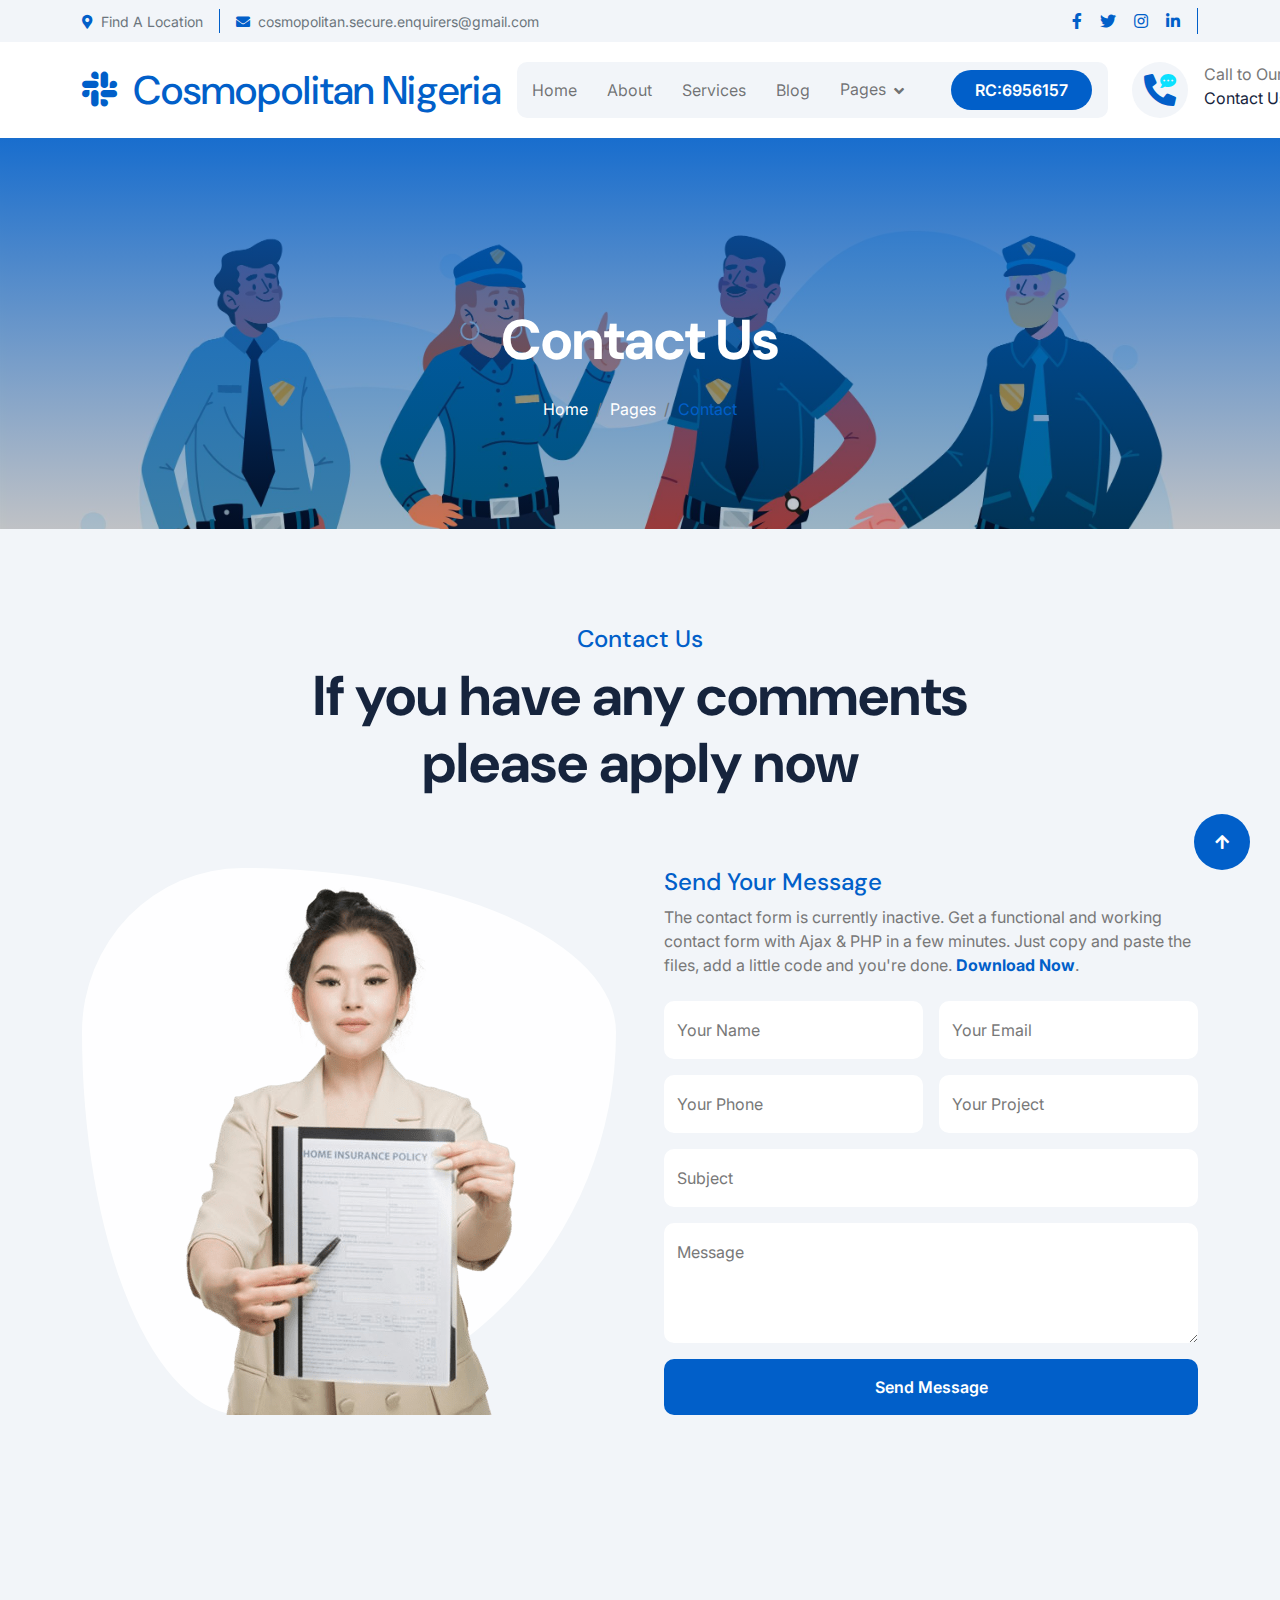
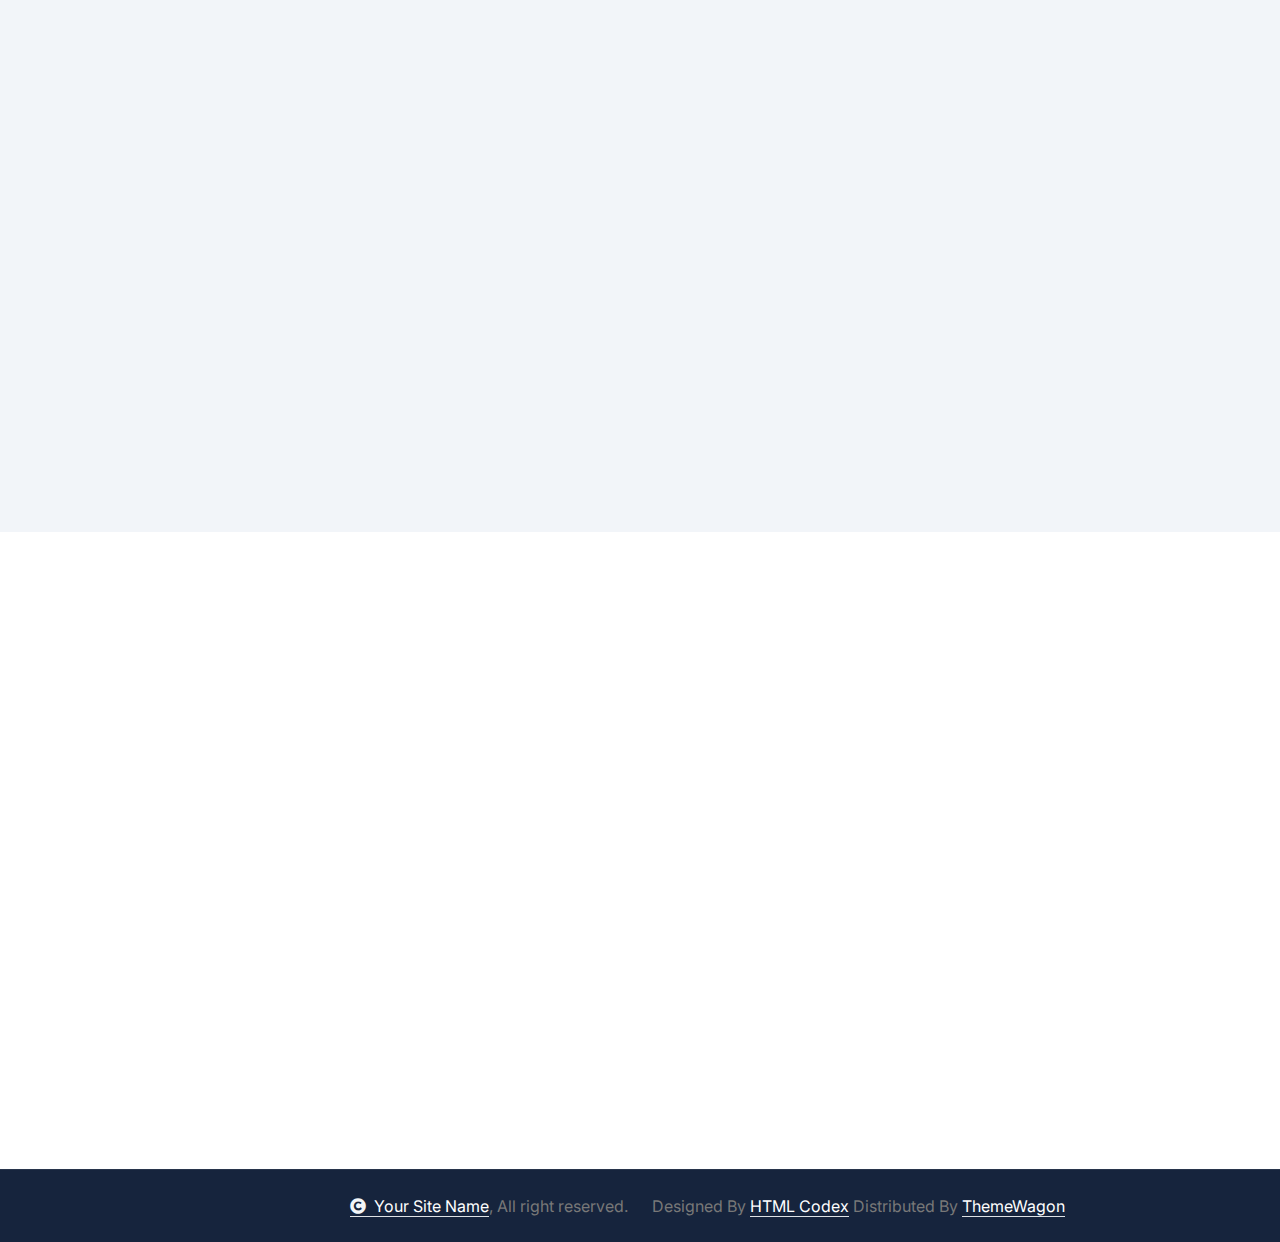
<file: contact.html>
<!DOCTYPE html>
<html lang="en">

    <head>
        <meta charset="utf-8">
        <title>Cosmopolitan</title>
        <meta content="width=device-width, initial-scale=1.0" name="viewport">
        <meta content="" name="keywords">
        <meta content="" name="description">

        <!-- Google Web Fonts -->
        <link rel="preconnect" href="https://fonts.googleapis.com">
        <link rel="preconnect" href="https://fonts.gstatic.com" crossorigin>
        <link href="https://fonts.googleapis.com/css2?family=DM+Sans:ital,opsz,wght@0,9..40,100..1000;1,9..40,100..1000&family=Inter:slnt,wght@-10..0,100..900&display=swap" rel="stylesheet">

        <!-- Icon Font Stylesheet -->
        <link rel="stylesheet" href="https://use.fontawesome.com/releases/v5.15.4/css/all.css"/>
        <link href="https://cdn.jsdelivr.net/npm/bootstrap-icons@1.4.1/font/bootstrap-icons.css" rel="stylesheet">

        <!-- Libraries Stylesheet -->
        <link rel="stylesheet" href="lib/animate/animate.min.css"/>
        <link href="lib/lightbox/css/lightbox.min.css" rel="stylesheet">
        <link href="lib/owlcarousel/assets/owl.carousel.min.css" rel="stylesheet">


        <!-- Customized Bootstrap Stylesheet -->
        <link href="css/bootstrap.min.css" rel="stylesheet">

        <!-- Template Stylesheet -->
        <link href="css/style.css" rel="stylesheet">
    </head>

    <body>

        <!-- Spinner Start -->
        <div id="spinner" class="show bg-white position-fixed translate-middle w-100 vh-100 top-50 start-50 d-flex align-items-center justify-content-center">
            <div class="spinner-border text-primary" style="width: 3rem; height: 3rem;" role="status">
                <span class="sr-only">Loading...</span>
            </div>
        </div>
        <!-- Spinner End -->

        <!-- Topbar Start -->
        <div class="container-fluid topbar px-0 px-lg-4 bg-light py-2 d-none d-lg-block">
            <div class="container">
                <div class="row gx-0 align-items-center">
                    <div class="col-lg-8 text-center text-lg-start mb-lg-0">
                        <div class="d-flex flex-wrap">
                            <div class="border-end border-primary pe-3">
                                <a href="#" class="text-muted small"><i class="fas fa-map-marker-alt text-primary me-2"></i>Find A Location</a>
                            </div>
                            <div class="ps-3">
                                <a href="mailto:cosmopolitan.secure.enquirers@gmail.com" class="text-muted small"><i class="fas fa-envelope text-primary me-2"></i>cosmopolitan.secure.enquirers@gmail.com</a>
                            </div>
                        </div>
                    </div>
                    <div class="col-lg-4 text-center text-lg-end">
                        <div class="d-flex justify-content-end">
                            <div class="d-flex border-end border-primary pe-3">
                                <a class="btn p-0 text-primary me-3" href="#"><i class="fab fa-facebook-f"></i></a>
                                <a class="btn p-0 text-primary me-3" href="#"><i class="fab fa-twitter"></i></a>
                                <a class="btn p-0 text-primary me-3" href="#"><i class="fab fa-instagram"></i></a>
                                <a class="btn p-0 text-primary me-0" href="#"><i class="fab fa-linkedin-in"></i></a>
                            </div>
                            <!-- <div class="dropdown ms-3">
                                <a href="#" class="dropdown-toggle text-dark" data-bs-toggle="dropdown"><small><i class="fas fa-globe-europe text-primary me-2"></i> English</small></a>
                                <div class="dropdown-menu rounded">
                                    <a href="#" class="dropdown-item">English</a>
                                    <a href="#" class="dropdown-item">Bangla</a>
                                    <a href="#" class="dropdown-item">French</a>
                                    <a href="#" class="dropdown-item">Spanish</a>
                                    <a href="#" class="dropdown-item">Arabic</a>
                                </div>
                            </div> -->
                        </div>
                    </div>
                </div>
            </div>
        </div>
        <!-- Topbar End -->

        <!-- Navbar & Hero Start -->
        <div class="container-fluid nav-bar px-0 px-lg-4 py-lg-0">
            <div class="container">
                <nav class="navbar navbar-expand-lg navbar-light"> 
                    <a href="#" class="navbar-brand p-0">
                        <h1 class="text-primary mb-0"><i class="fab fa-slack me-2"></i> Cosmopolitan Nigeria</h1>
                        <!-- <img src="img/logo.png" alt="Logo"> -->
                    </a>
                    <button class="navbar-toggler" type="button" data-bs-toggle="collapse" data-bs-target="#navbarCollapse">
                        <span class="fa fa-bars"></span>
                    </button>
                    <div class="collapse navbar-collapse" id="navbarCollapse">
                        <div class="navbar-nav mx-0 mx-lg-auto">
                            <a href="index.html" class="nav-item nav-link">Home</a>
                            <a href="about.html" class="nav-item nav-link">About</a>
                            <a href="service.html" class="nav-item nav-link">Services</a>
                            <a href="blog.html" class="nav-item nav-link">Blog</a>
                            <div class="nav-item dropdown">
                                <a href="#" class="nav-link" data-bs-toggle="dropdown">
                                    <span class="dropdown-toggle">Pages</span>
                                </a>
                                <div class="dropdown-menu">
                                    <a href="feature.html" class="dropdown-item">Our Features</a>
                                    <a href="team.html" class="dropdown-item">Our team</a>
                                    <a href="testimonial.html" class="dropdown-item">Testimonial</a>
                                    <a href="FAQ.html" class="dropdown-item">FAQs</a>
                                    <a href="contact.html" class="dropdown-item">Contact</a>
                                </div>
                            </div>
                            <!-- <a href="contact.html" class="nav-item nav-link active">Contact</a> -->
                            <div class="nav-btn px-3">
                                <!-- <button class="btn-search btn btn-primary btn-md-square rounded-circle flex-shrink-0" data-bs-toggle="modal" data-bs-target="#searchModal"><i class="fas fa-search"></i></button> -->
                                <a href="#" class="btn btn-primary rounded-pill py-2 px-4 ms-3 flex-shrink-0"> RC:6956157</a>
                            </div>
                        </div>
                    </div>
                    <div class="d-none d-xl-flex flex-shrink-0 ps-4">
                        <a href="#" class="btn btn-light btn-lg-square rounded-circle position-relative wow tada" data-wow-delay=".9s">
                            <i class="fa fa-phone-alt fa-2x"></i>
                            <div class="position-absolute" style="top: 7px; right: 12px;">
                                <span><i class="fa fa-comment-dots text-secondary"></i></span>
                            </div>
                        </a>
                        <div class="d-flex flex-column ms-3">
                            <span>Call to Our Experts</span>
                            <a href="https://wa.me/+2348062875002"><span class="text-dark">Contact Us</span></a>
                        </div>
                    </div>
                </nav>
            </div>
        </div>
        <!-- Navbar & Hero End -->

        <!-- Modal Search Start -->
        <!-- <div class="modal fade" id="searchModal" tabindex="-1" aria-labelledby="exampleModalLabel" aria-hidden="true">
            <div class="modal-dialog modal-fullscreen">
                <div class="modal-content rounded-0">
                    <div class="modal-header">
                        <h5 class="modal-title" id="exampleModalLabel">Search by keyword</h5>
                        <button type="button" class="btn-close" data-bs-dismiss="modal" aria-label="Close"></button>
                    </div>
                    <div class="modal-body d-flex align-items-center bg-primary">
                        <div class="input-group w-75 mx-auto d-flex">
                            <input type="search" class="form-control p-3" placeholder="keywords" aria-describedby="search-icon-1">
                            <span id="search-icon-1" class="btn bg-light border nput-group-text p-3"><i class="fa fa-search"></i></span>
                        </div>
                    </div>
                </div>
            </div>
        </div> -->
        <!-- Modal Search End -->


        <!-- Header Start -->
        <div class="container-fluid bg-breadcrumb">
            <div class="container text-center py-5" style="max-width: 900px;">
                <h4 class="text-white display-4 mb-4 wow fadeInDown" data-wow-delay="0.1s">Contact Us</h4>
                <ol class="breadcrumb d-flex justify-content-center mb-0 wow fadeInDown" data-wow-delay="0.3s">
                    <li class="breadcrumb-item"><a href="index.html">Home</a></li>
                    <li class="breadcrumb-item"><a href="#">Pages</a></li>
                    <li class="breadcrumb-item active text-primary">Contact</li>
                </ol>    
            </div>
        </div>
        <!-- Header End -->


        <!-- Contact Start -->
        <div class="container-fluid contact bg-light py-5">
            <div class="container py-5">
                <div class="text-center mx-auto pb-5 wow fadeInUp" data-wow-delay="0.2s" style="max-width: 800px;">
                    <h4 class="text-primary">Contact Us</h4>
                    <h1 class="display-4 mb-4">If you have any comments please apply now</h1>
                </div>
                <div class="row g-5">
                    <div class="col-xl-6 wow fadeInLeft" data-wow-delay="0.2s">
                        <div class="contact-img d-flex justify-content-center" >
                            <div class="contact-img-inner">
                                <img src="img/contact-img.png" class="img-fluid w-100"  alt="Image">
                            </div>
                        </div>
                    </div>
                    <div class="col-xl-6 wow fadeInRight" data-wow-delay="0.4s">
                        <div>
                            <h4 class="text-primary">Send Your Message</h4>
                            <p class="mb-4">The contact form is currently inactive. Get a functional and working contact form with Ajax & PHP in a few minutes. Just copy and paste the files, add a little code and you're done. <a class="text-primary fw-bold" href="https://htmlcodex.com/contact-form">Download Now</a>.</p>
                            <form>
                                <div class="row g-3">
                                    <div class="col-lg-12 col-xl-6">
                                        <div class="form-floating">
                                            <input type="text" class="form-control border-0" id="name" placeholder="Your Name">
                                            <label for="name">Your Name</label>
                                        </div>
                                    </div>
                                    <div class="col-lg-12 col-xl-6">
                                        <div class="form-floating">
                                            <input type="email" class="form-control border-0" id="email" placeholder="Your Email">
                                            <label for="email">Your Email</label>
                                        </div>
                                    </div>
                                    <div class="col-lg-12 col-xl-6">
                                        <div class="form-floating">
                                            <input type="phone" class="form-control border-0" id="phone" placeholder="Phone">
                                            <label for="phone">Your Phone</label>
                                        </div>
                                    </div>
                                    <div class="col-lg-12 col-xl-6">
                                        <div class="form-floating">
                                            <input type="text" class="form-control border-0" id="project" placeholder="Project">
                                            <label for="project">Your Project</label>
                                        </div>
                                    </div>
                                    <div class="col-12">
                                        <div class="form-floating">
                                            <input type="text" class="form-control border-0" id="subject" placeholder="Subject">
                                            <label for="subject">Subject</label>
                                        </div>
                                    </div>
                                    <div class="col-12">
                                        <div class="form-floating">
                                            <textarea class="form-control border-0" placeholder="Leave a message here" id="message" style="height: 120px"></textarea>
                                            <label for="message">Message</label>
                                        </div>

                                    </div>
                                    <div class="col-12">
                                        <button class="btn btn-primary w-100 py-3">Send Message</button>
                                    </div>
                                </div>
                            </form>
                        </div>
                    </div>
                    <div class="col-12">
                        <div>
                            <div class="row g-4">
                                <div class="col-md-6 col-lg-3 wow fadeInUp" data-wow-delay="0.2s">
                                    <div class="contact-add-item">
                                        <div class="contact-icon text-primary mb-4">
                                            <i class="fas fa-map-marker-alt fa-2x"></i>
                                        </div>
                                        <div>
                                            <h4>Address</h4>
                                            <p class="mb-0">123 Street New York.USA</p>
                                        </div>
                                    </div>
                                </div>
                                <div class="col-md-6 col-lg-3 wow fadeInUp" data-wow-delay="0.4s">
                                    <div class="contact-add-item">
                                        <div class="contact-icon text-primary mb-4">
                                            <i class="fas fa-envelope fa-2x"></i>
                                        </div>
                                        <div>
                                            <h4>Mail Us</h4>
                                            <p class="mb-0">info@example.com</p>
                                        </div>
                                    </div>
                                </div>
                                <div class="col-md-6 col-lg-3 wow fadeInUp" data-wow-delay="0.6s">
                                    <div class="contact-add-item">
                                        <div class="contact-icon text-primary mb-4">
                                            <i class="fa fa-phone-alt fa-2x"></i>
                                        </div>
                                        <div>
                                            <h4>Telephone</h4>
                                            <p class="mb-0">(+012) 3456 7890</p>
                                        </div>
                                    </div>
                                </div>
                                <div class="col-md-6 col-lg-3 wow fadeInUp" data-wow-delay="0.8s">
                                    <div class="contact-add-item">
                                        <div class="contact-icon text-primary mb-4">
                                            <i class="fab fa-firefox-browser fa-2x"></i>
                                        </div>
                                        <div>
                                            <h4>Yoursite@ex.com</h4>
                                            <p class="mb-0">(+012) 3456 7890</p>
                                        </div>
                                    </div>
                                </div>
                            </div>
                        </div>
                    </div>
                    <div class="col-12 wow fadeInUp" data-wow-delay="0.2s">
                        <div class="rounded">
                            <iframe class="rounded w-100" 
                            style="height: 400px;" src="https://www.google.com/maps/embed?pb=!1m18!1m12!1m3!1d387191.33750346623!2d-73.97968099999999!3d40.6974881!2m3!1f0!2f0!3f0!3m2!1i1024!2i768!4f13.1!3m3!1m2!1s0x89c24fa5d33f083b%3A0xc80b8f06e177fe62!2sNew%20York%2C%20NY%2C%20USA!5e0!3m2!1sen!2sbd!4v1694259649153!5m2!1sen!2sbd" 
                            loading="lazy" referrerpolicy="no-referrer-when-downgrade"></iframe>
                        </div>
                    </div>
                </div>
            </div>
        </div>
        <!-- Contact End -->


        <!-- Footer Start -->
        <div class="container-fluid footer py-5 wow fadeIn" data-wow-delay="0.2s">
            <div class="container py-5">
                <div class="row g-5">
                    <div class="col-xl-9">
                        <div class="mb-5">
                            <div class="row g-4">
                                <div class="col-md-6 col-lg-6 col-xl-5">
                                    <div class="footer-item">
                                        <a href="index.html" class="p-0">
                                            <h3 class="text-white"><i class="fab fa-slack me-3"></i> LifeSure</h3>
                                            <!-- <img src="img/logo.png" alt="Logo"> -->
                                        </a>
                                        <p class="text-white mb-4">Dolor amet sit justo amet elitr clita ipsum elitr est.Lorem ipsum dolor sit amet, consectetur adipiscing...</p>
                                        <div class="footer-btn d-flex">
                                            <a class="btn btn-md-square rounded-circle me-3" href="#"><i class="fab fa-facebook-f"></i></a>
                                            <a class="btn btn-md-square rounded-circle me-3" href="#"><i class="fab fa-twitter"></i></a>
                                            <a class="btn btn-md-square rounded-circle me-3" href="#"><i class="fab fa-instagram"></i></a>
                                            <a class="btn btn-md-square rounded-circle me-0" href="#"><i class="fab fa-linkedin-in"></i></a>
                                        </div>
                                    </div>
                                </div>
                                <div class="col-md-6 col-lg-6 col-xl-3">
                                    <div class="footer-item">
                                        <h4 class="text-white mb-4">Useful Links</h4>
                                        <a href="#"><i class="fas fa-angle-right me-2"></i> About Us</a>
                                        <a href="#"><i class="fas fa-angle-right me-2"></i> Features</a>
                                        <a href="#"><i class="fas fa-angle-right me-2"></i> Services</a>
                                        <a href="#"><i class="fas fa-angle-right me-2"></i> FAQ's</a>
                                        <a href="#"><i class="fas fa-angle-right me-2"></i> Blogs</a>
                                        <a href="#"><i class="fas fa-angle-right me-2"></i> Contact</a>
                                    </div>
                                </div>
                                <div class="col-md-6 col-lg-6 col-xl-4">
                                    <div class="footer-item">
                                        <h4 class="mb-4 text-white">Instagram</h4>
                                        <div class="row g-3">
                                            <div class="col-4">
                                                <div class="footer-instagram rounded">
                                                    <img src="img/footer-pic-9.jpg" class="img-fluid w-100" alt="">
                                                    <div class="footer-search-icon">
                                                        <a href="img/footer-pic-9.jpg" data-lightbox="footerInstagram-1" class="my-auto"><i class="fas fa-link text-white"></i></a>
                                                    </div>
                                                </div>
                                           </div>
                                           <div class="col-4">
                                                <div class="footer-instagram rounded">
                                                    <img src="img/footer-pic-10.jpg" class="img-fluid w-100" alt="">
                                                    <div class="footer-search-icon">
                                                        <a href="img/footer-pic-10.jpg" data-lightbox="footerInstagram-2" class="my-auto"><i class="fas fa-link text-white"></i></a>
                                                    </div>
                                                </div>
                                           </div>
                                            <div class="col-4">
                                                <div class="footer-instagram rounded">
                                                    <img src="img/footer-pic-3.jpg" class="img-fluid w-100" alt="">
                                                    <div class="footer-search-icon">
                                                        <a href="img/footer-pic-3.jpg" data-lightbox="footerInstagram-3" class="my-auto"><i class="fas fa-link text-white"></i></a>
                                                    </div>
                                                </div>
                                           </div>
                                            <div class="col-4">
                                                <div class="footer-instagram rounded">
                                                    <img src="img/footer-pic-4.jpg" class="img-fluid w-100" alt="">
                                                    <div class="footer-search-icon">
                                                        <a href="img/footer-pic-4.jpg" data-lightbox="footerInstagram-4" class="my-auto"><i class="fas fa-link text-white"></i></a>
                                                    </div>
                                                </div>
                                           </div>
                                            <div class="col-4">
                                                <div class="footer-instagram rounded">
                                                    <img src="img/footer-pic-5.jpg" class="img-fluid w-100" alt="">
                                                    <div class="footer-search-icon">
                                                        <a href="img/footer-pic-5.jpg" data-lightbox="footerInstagram-5" class="my-auto"><i class="fas fa-link text-white"></i></a>
                                                    </div>
                                                </div>
                                           </div>
                                           <div class="col-4">
                                                <div class="footer-instagram rounded">
                                                    <img src="img/footer-pic-6.jpg" class="img-fluid w-100" alt="">
                                                    <div class="footer-search-icon">
                                                        <a href="img/footer-pic-6.jpg" data-lightbox="footerInstagram-6" class="my-auto"><i class="fas fa-link text-white"></i></a>
                                                    </div>
                                                </div>
                                            </div>
                                        </div>
                                    </div>
                                </div>
                            </div>
                        </div>
                        <div class="pt-5" style="border-top: 1px solid rgba(255, 255, 255, 0.08);">
                            <div class="row g-0">
                                <div class="col-12">
                                    <div class="row g-4">
                                        <div class="col-lg-6 col-xl-4">
                                            <div class="d-flex">
                                                <div class="btn-xl-square bg-primary text-white rounded p-4 me-4">
                                                    <i class="fas fa-map-marker-alt fa-2x"></i>
                                                </div>
                                                <div>
                                                    <h4 class="text-white">Address</h4>
                                                    <p class="mb-0">123 Street New York.USA</p>
                                                </div>
                                            </div>
                                        </div>
                                        <div class="col-lg-6 col-xl-4">
                                            <div class="d-flex">
                                                <div class="btn-xl-square bg-primary text-white rounded p-4 me-4">
                                                    <i class="fas fa-envelope fa-2x"></i>
                                                </div>
                                                <div>
                                                    <h4 class="text-white">Mail Us</h4>
                                                    <p class="mb-0">info@example.com</p>
                                                </div>
                                            </div>
                                        </div>
                                        <div class="col-lg-6 col-xl-4">
                                            <div class="d-flex">
                                                <div class="btn-xl-square bg-primary text-white rounded p-4 me-4">
                                                    <i class="fa fa-phone-alt fa-2x"></i>
                                                </div>
                                                <div>
                                                    <h4 class="text-white">Telephone</h4>
                                                    <p class="mb-0">(+012) 3456 7890</p>
                                                </div>
                                            </div>
                                        </div>
                                    </div>
                                </div>
                            </div>
                        </div>
                    </div>
                    
                    <div class="col-xl-3">
                        <div class="footer-item">
                            <h4 class="text-white mb-4">Newsletter</h4>
                            <p class="text-white mb-3">Dolor amet sit justo amet elitr clita ipsum elitr est.Lorem ipsum dolor sit amet, consectetur adipiscing elit.</p>
                            <div class="position-relative rounded-pill mb-4">
                                <input class="form-control rounded-pill w-100 py-3 ps-4 pe-5" type="text" placeholder="Enter your email">
                                <button type="button" class="btn btn-primary rounded-pill position-absolute top-0 end-0 py-2 mt-2 me-2">SignUp</button>
                            </div>
                            <div class="d-flex flex-shrink-0">
                                <div class="footer-btn">
                                    <a href="#" class="btn btn-lg-square rounded-circle position-relative wow tada" data-wow-delay=".9s">
                                        <i class="fa fa-phone-alt fa-2x"></i>
                                        <div class="position-absolute" style="top: 2px; right: 12px;">
                                            <span><i class="fa fa-comment-dots text-secondary"></i></span>
                                        </div>
                                    </a>
                                </div>
                                <div class="d-flex flex-column ms-3 flex-shrink-0">
                                    <span>Call to Our Experts</span>
                                    <a href="tel:+ 0123 456 7890"><span class="text-white">Free: + 0123 456 7890</span></a>
                                </div>
                            </div>
                        </div>
                    </div>
                </div>
            </div>
        </div>
        <!-- Footer End -->
        
        <!-- Copyright Start -->
        <div class="container-fluid copyright py-4">
            <div class="container">
                <div class="row g-4 align-items-center">
                    <div class="col-md-6 text-center text-md-end mb-md-0">
                        <span class="text-body"><a href="#" class="border-bottom text-white"><i class="fas fa-copyright text-light me-2"></i>Your Site Name</a>, All right reserved.</span>
                    </div>
                    <div class="col-md-6 text-center text-md-start text-body">
                        <!--/*** This template is free as long as you keep the below author’s credit link/attribution link/backlink. ***/-->
                        <!--/*** If you'd like to use the template without the below author’s credit link/attribution link/backlink, ***/-->
                        <!--/*** you can purchase the Credit Removal License from "https://htmlcodex.com/credit-removal". ***/-->
                        Designed By <a class="border-bottom text-white" href="https://htmlcodex.com">HTML Codex</a> Distributed By <a class="border-bottom text-white" href="https://themewagon.com">ThemeWagon</a>
                    </div>
                </div>
            </div>
        </div>
        <!-- Copyright End -->


        <!-- Back to Top -->
        <a href="#" class="btn btn-primary btn-lg-square rounded-circle back-to-top"><i class="fa fa-arrow-up"></i></a>   

        
        <!-- JavaScript Libraries -->
        <script src="https://ajax.googleapis.com/ajax/libs/jquery/3.6.4/jquery.min.js"></script>
        <script src="https://cdn.jsdelivr.net/npm/bootstrap@5.0.0/dist/js/bootstrap.bundle.min.js"></script>
        <script src="lib/wow/wow.min.js"></script>
        <script src="lib/easing/easing.min.js"></script>
        <script src="lib/waypoints/waypoints.min.js"></script>
        <script src="lib/counterup/counterup.min.js"></script>
        <script src="lib/lightbox/js/lightbox.min.js"></script>
        <script src="lib/owlcarousel/owl.carousel.min.js"></script>
        

        <!-- Template Javascript -->
        <script src="js/main.js"></script>
    </body>

</html>
</file>
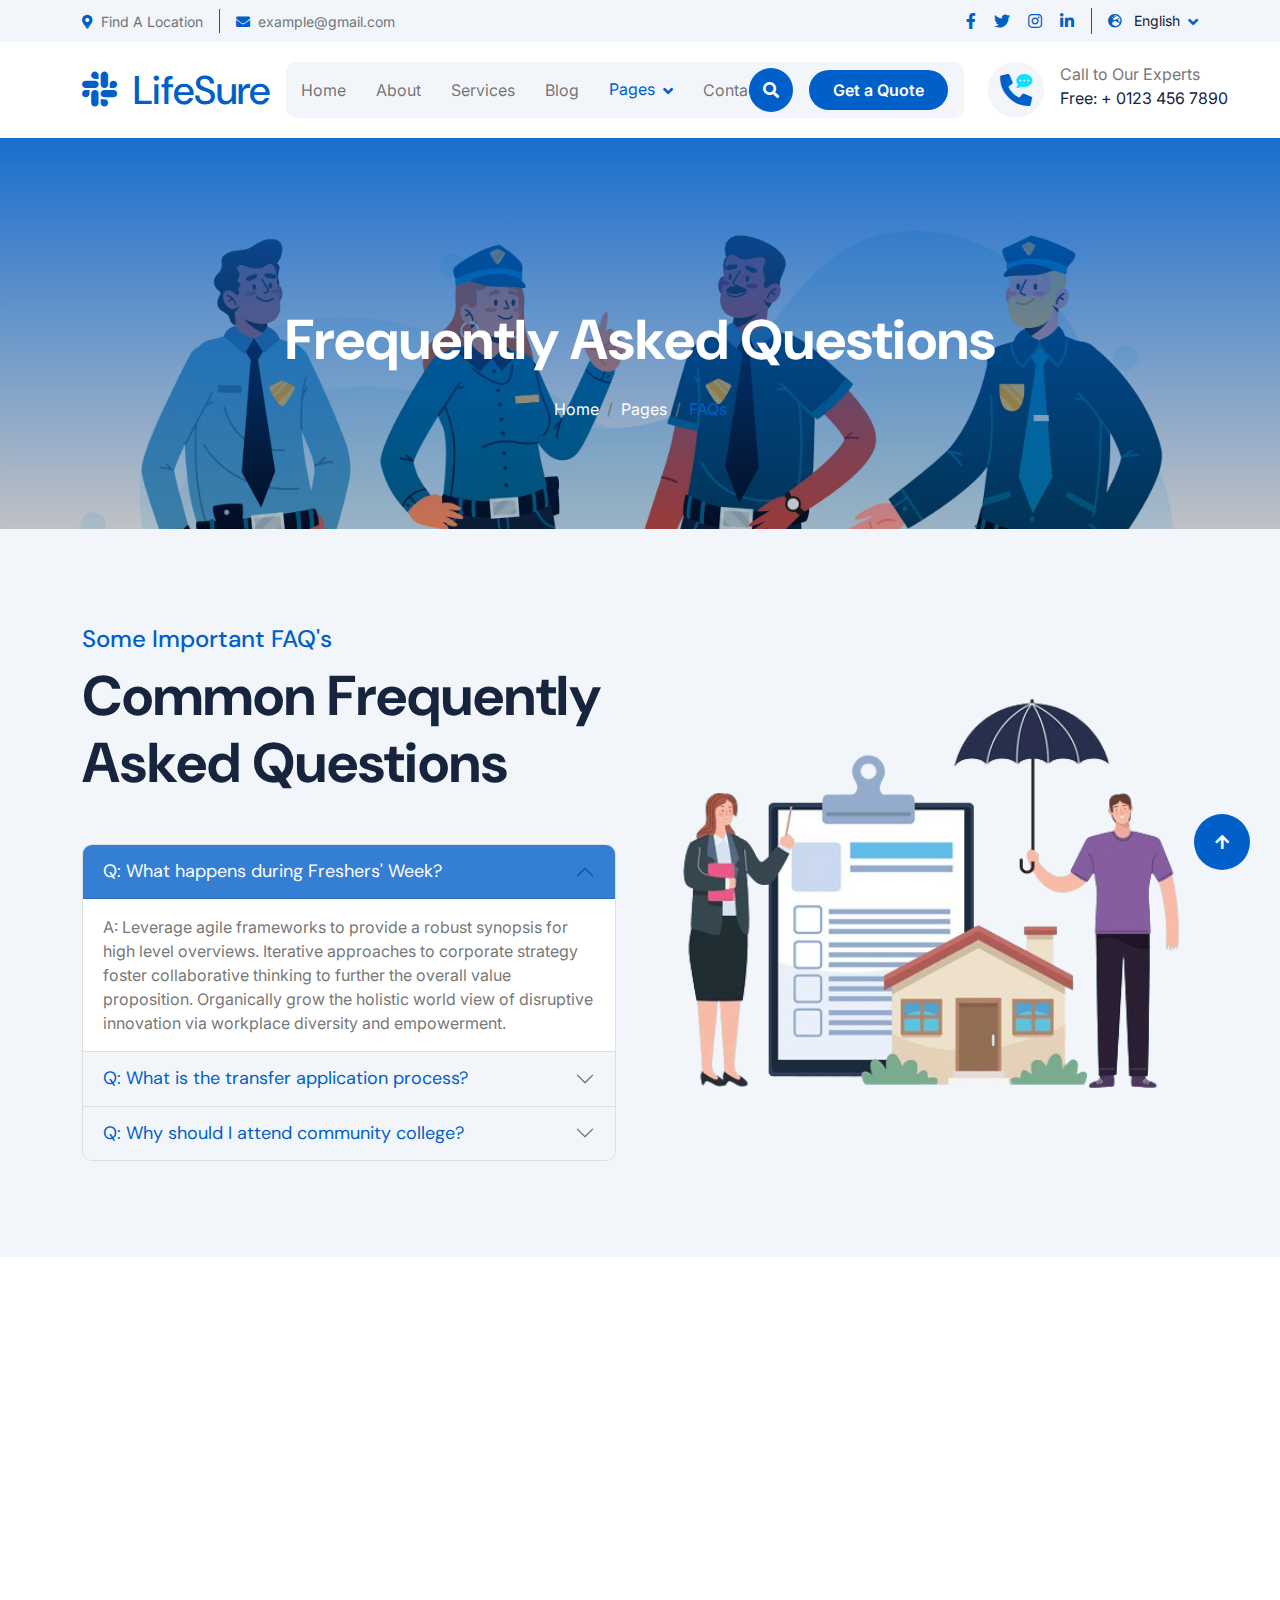
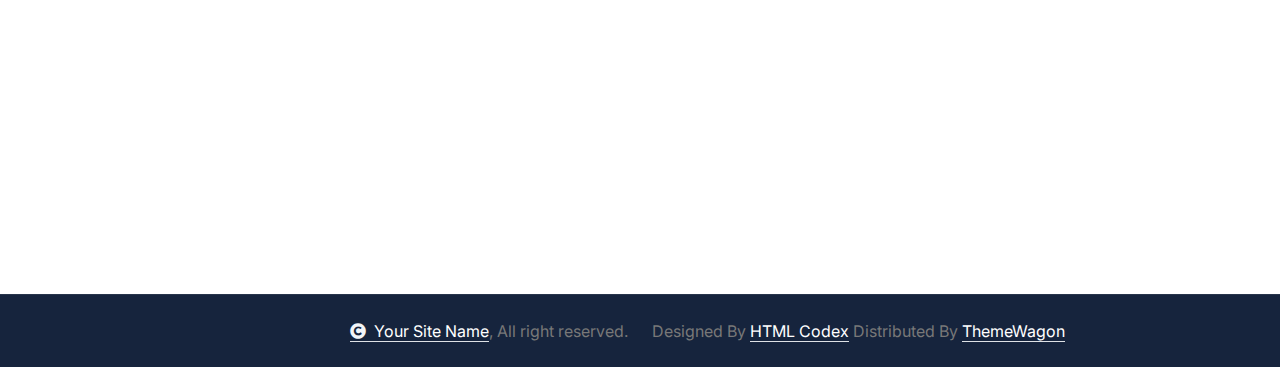
<file: FAQ.html>
<!DOCTYPE html>
<html lang="en">

    <head>
        <meta charset="utf-8">
        <title>LifeSure - Life Insurance Website Template</title>
        <meta content="width=device-width, initial-scale=1.0" name="viewport">
        <meta content="" name="keywords">
        <meta content="" name="description">

        <!-- Google Web Fonts -->
        <link rel="preconnect" href="https://fonts.googleapis.com">
        <link rel="preconnect" href="https://fonts.gstatic.com" crossorigin>
        <link href="https://fonts.googleapis.com/css2?family=DM+Sans:ital,opsz,wght@0,9..40,100..1000;1,9..40,100..1000&family=Inter:slnt,wght@-10..0,100..900&display=swap" rel="stylesheet">

        <!-- Icon Font Stylesheet -->
        <link rel="stylesheet" href="https://use.fontawesome.com/releases/v5.15.4/css/all.css"/>
        <link href="https://cdn.jsdelivr.net/npm/bootstrap-icons@1.4.1/font/bootstrap-icons.css" rel="stylesheet">

        <!-- Libraries Stylesheet -->
        <link rel="stylesheet" href="lib/animate/animate.min.css"/>
        <link href="lib/lightbox/css/lightbox.min.css" rel="stylesheet">
        <link href="lib/owlcarousel/assets/owl.carousel.min.css" rel="stylesheet">


        <!-- Customized Bootstrap Stylesheet -->
        <link href="css/bootstrap.min.css" rel="stylesheet">

        <!-- Template Stylesheet -->
        <link href="css/style.css" rel="stylesheet">
    </head>

    <body>

        <!-- Spinner Start -->
        <div id="spinner" class="show bg-white position-fixed translate-middle w-100 vh-100 top-50 start-50 d-flex align-items-center justify-content-center">
            <div class="spinner-border text-primary" style="width: 3rem; height: 3rem;" role="status">
                <span class="sr-only">Loading...</span>
            </div>
        </div>
        <!-- Spinner End -->

        <!-- Topbar Start -->
        <div class="container-fluid topbar px-0 px-lg-4 bg-light py-2 d-none d-lg-block">
            <div class="container">
                <div class="row gx-0 align-items-center">
                    <div class="col-lg-8 text-center text-lg-start mb-lg-0">
                        <div class="d-flex flex-wrap">
                            <div class="border-end border-primary pe-3">
                                <a href="#" class="text-muted small"><i class="fas fa-map-marker-alt text-primary me-2"></i>Find A Location</a>
                            </div>
                            <div class="ps-3">
                                <a href="mailto:example@gmail.com" class="text-muted small"><i class="fas fa-envelope text-primary me-2"></i>example@gmail.com</a>
                            </div>
                        </div>
                    </div>
                    <div class="col-lg-4 text-center text-lg-end">
                        <div class="d-flex justify-content-end">
                            <div class="d-flex border-end border-primary pe-3">
                                <a class="btn p-0 text-primary me-3" href="#"><i class="fab fa-facebook-f"></i></a>
                                <a class="btn p-0 text-primary me-3" href="#"><i class="fab fa-twitter"></i></a>
                                <a class="btn p-0 text-primary me-3" href="#"><i class="fab fa-instagram"></i></a>
                                <a class="btn p-0 text-primary me-0" href="#"><i class="fab fa-linkedin-in"></i></a>
                            </div>
                            <div class="dropdown ms-3">
                                <a href="#" class="dropdown-toggle text-dark" data-bs-toggle="dropdown"><small><i class="fas fa-globe-europe text-primary me-2"></i> English</small></a>
                                <div class="dropdown-menu rounded">
                                    <a href="#" class="dropdown-item">English</a>
                                    <a href="#" class="dropdown-item">Bangla</a>
                                    <a href="#" class="dropdown-item">French</a>
                                    <a href="#" class="dropdown-item">Spanish</a>
                                    <a href="#" class="dropdown-item">Arabic</a>
                                </div>
                            </div>
                        </div>
                    </div>
                </div>
            </div>
        </div>
        <!-- Topbar End -->

        <!-- Navbar & Hero Start -->
        <div class="container-fluid nav-bar px-0 px-lg-4 py-lg-0">
            <div class="container">
                <nav class="navbar navbar-expand-lg navbar-light"> 
                    <a href="#" class="navbar-brand p-0">
                        <h1 class="text-primary mb-0"><i class="fab fa-slack me-2"></i> LifeSure</h1>
                        <!-- <img src="img/logo.png" alt="Logo"> -->
                    </a>
                    <button class="navbar-toggler" type="button" data-bs-toggle="collapse" data-bs-target="#navbarCollapse">
                        <span class="fa fa-bars"></span>
                    </button>
                    <div class="collapse navbar-collapse" id="navbarCollapse">
                        <div class="navbar-nav mx-0 mx-lg-auto">
                            <a href="index.html" class="nav-item nav-link">Home</a>
                            <a href="about.html" class="nav-item nav-link">About</a>
                            <a href="service.html" class="nav-item nav-link">Services</a>
                            <a href="blog.html" class="nav-item nav-link">Blog</a>
                            <div class="nav-item dropdown active">
                                <a href="#" class="nav-link" data-bs-toggle="dropdown">
                                    <span class="dropdown-toggle">Pages</span>
                                </a>
                                <div class="dropdown-menu">
                                    <a href="feature.html" class="dropdown-item">Our Features</a>
                                    <a href="team.html" class="dropdown-item">Our team</a>
                                    <a href="testimonial.html" class="dropdown-item">Testimonial</a>
                                    <a href="FAQ.html" class="dropdown-item active">FAQs</a>
                                    <a href="404.html" class="dropdown-item">404 Page</a>
                                </div>
                            </div>
                            <a href="contact.html" class="nav-item nav-link">Contact</a>
                            <div class="nav-btn px-3">
                                <button class="btn-search btn btn-primary btn-md-square rounded-circle flex-shrink-0" data-bs-toggle="modal" data-bs-target="#searchModal"><i class="fas fa-search"></i></button>
                                <a href="#" class="btn btn-primary rounded-pill py-2 px-4 ms-3 flex-shrink-0"> Get a Quote</a>
                            </div>
                        </div>
                    </div>
                    <div class="d-none d-xl-flex flex-shrink-0 ps-4">
                        <a href="#" class="btn btn-light btn-lg-square rounded-circle position-relative wow tada" data-wow-delay=".9s">
                            <i class="fa fa-phone-alt fa-2x"></i>
                            <div class="position-absolute" style="top: 7px; right: 12px;">
                                <span><i class="fa fa-comment-dots text-secondary"></i></span>
                            </div>
                        </a>
                        <div class="d-flex flex-column ms-3">
                            <span>Call to Our Experts</span>
                            <a href="tel:+ 0123 456 7890"><span class="text-dark">Free: + 0123 456 7890</span></a>
                        </div>
                    </div>
                </nav>
            </div>
        </div>
        <!-- Navbar & Hero End -->

        <!-- Modal Search Start -->
        <div class="modal fade" id="searchModal" tabindex="-1" aria-labelledby="exampleModalLabel" aria-hidden="true">
            <div class="modal-dialog modal-fullscreen">
                <div class="modal-content rounded-0">
                    <div class="modal-header">
                        <h5 class="modal-title" id="exampleModalLabel">Search by keyword</h5>
                        <button type="button" class="btn-close" data-bs-dismiss="modal" aria-label="Close"></button>
                    </div>
                    <div class="modal-body d-flex align-items-center bg-primary">
                        <div class="input-group w-75 mx-auto d-flex">
                            <input type="search" class="form-control p-3" placeholder="keywords" aria-describedby="search-icon-1">
                            <span id="search-icon-1" class="btn bg-light border nput-group-text p-3"><i class="fa fa-search"></i></span>
                        </div>
                    </div>
                </div>
            </div>
        </div>
        <!-- Modal Search End -->


        <!-- Header Start -->
        <div class="container-fluid bg-breadcrumb">
            <div class="container text-center py-5" style="max-width: 900px;">
                <h4 class="text-white display-4 mb-4 wow fadeInDown" data-wow-delay="0.1s">Frequently Asked Questions</h4>
                <ol class="breadcrumb d-flex justify-content-center mb-0 wow fadeInDown" data-wow-delay="0.3s">
                    <li class="breadcrumb-item"><a href="index.html">Home</a></li>
                    <li class="breadcrumb-item"><a href="#">Pages</a></li>
                    <li class="breadcrumb-item active text-primary">FAQs</li>
                </ol>    
            </div>
        </div>
        <!-- Header End -->


        <!-- FAQs Start -->
        <div class="container-fluid faq-section bg-light py-5">
            <div class="container py-5">
                <div class="row g-5 align-items-center">
                    <div class="col-xl-6 wow fadeInLeft" data-wow-delay="0.2s">
                        <div class="h-100">
                            <div class="mb-5">
                                <h4 class="text-primary">Some Important FAQ's</h4>
                                <h1 class="display-4 mb-0">Common Frequently Asked Questions</h1>
                            </div>
                            <div class="accordion" id="accordionExample">
                                <div class="accordion-item">
                                    <h2 class="accordion-header" id="headingOne">
                                        <button class="accordion-button border-0" type="button" data-bs-toggle="collapse" data-bs-target="#collapseOne" aria-expanded="true" aria-controls="collapseOne">
                                            Q: What happens during Freshers' Week?
                                        </button>
                                    </h2>
                                    <div id="collapseOne" class="accordion-collapse collapse show active" aria-labelledby="headingOne" data-bs-parent="#accordionExample">
                                        <div class="accordion-body rounded">
                                            A: Leverage agile frameworks to provide a robust synopsis for high level overviews. Iterative approaches to corporate strategy foster collaborative thinking to further the overall value proposition. Organically grow the holistic world view of disruptive innovation via workplace diversity and empowerment.
                                        </div>
                                    </div>
                                </div>
                                <div class="accordion-item">
                                    <h2 class="accordion-header" id="headingTwo">
                                        <button class="accordion-button collapsed" type="button" data-bs-toggle="collapse" data-bs-target="#collapseTwo" aria-expanded="false" aria-controls="collapseTwo">
                                            Q: What is the transfer application process?
                                        </button>
                                    </h2>
                                    <div id="collapseTwo" class="accordion-collapse collapse" aria-labelledby="headingTwo" data-bs-parent="#accordionExample">
                                        <div class="accordion-body">
                                            A: Leverage agile frameworks to provide a robust synopsis for high level overviews. Iterative approaches to corporate strategy foster collaborative thinking to further the overall value proposition. Organically grow the holistic world view of disruptive innovation via workplace diversity and empowerment.
                                        </div>
                                    </div>
                                </div>
                                <div class="accordion-item">
                                    <h2 class="accordion-header" id="headingThree">
                                        <button class="accordion-button collapsed" type="button" data-bs-toggle="collapse" data-bs-target="#collapseThree" aria-expanded="false" aria-controls="collapseThree">
                                            Q: Why should I attend community college?
                                        </button>
                                    </h2>
                                    <div id="collapseThree" class="accordion-collapse collapse" aria-labelledby="headingThree" data-bs-parent="#accordionExample">
                                        <div class="accordion-body">
                                            A: Leverage agile frameworks to provide a robust synopsis for high level overviews. Iterative approaches to corporate strategy foster collaborative thinking to further the overall value proposition. Organically grow the holistic world view of disruptive innovation via workplace diversity and empowerment.
                                        </div>
                                    </div>
                                </div>
                            </div>
                        </div>
                    </div>
                    <div class="col-xl-6 wow fadeInRight" data-wow-delay="0.4s">
                        <img src="img/carousel-2.png" class="img-fluid w-100" alt="">
                    </div>
                </div>
            </div>
        </div>
        <!-- FAQs End -->


        <!-- Footer Start -->
        <div class="container-fluid footer py-5 wow fadeIn" data-wow-delay="0.2s">
            <div class="container py-5">
                <div class="row g-5">
                    <div class="col-xl-9">
                        <div class="mb-5">
                            <div class="row g-4">
                                <div class="col-md-6 col-lg-6 col-xl-5">
                                    <div class="footer-item">
                                        <a href="index.html" class="p-0">
                                            <h3 class="text-white"><i class="fab fa-slack me-3"></i> LifeSure</h3>
                                            <!-- <img src="img/logo.png" alt="Logo"> -->
                                        </a>
                                        <p class="text-white mb-4">Dolor amet sit justo amet elitr clita ipsum elitr est.Lorem ipsum dolor sit amet, consectetur adipiscing...</p>
                                        <div class="footer-btn d-flex">
                                            <a class="btn btn-md-square rounded-circle me-3" href="#"><i class="fab fa-facebook-f"></i></a>
                                            <a class="btn btn-md-square rounded-circle me-3" href="#"><i class="fab fa-twitter"></i></a>
                                            <a class="btn btn-md-square rounded-circle me-3" href="#"><i class="fab fa-instagram"></i></a>
                                            <a class="btn btn-md-square rounded-circle me-0" href="#"><i class="fab fa-linkedin-in"></i></a>
                                        </div>
                                    </div>
                                </div>
                                <div class="col-md-6 col-lg-6 col-xl-3">
                                    <div class="footer-item">
                                        <h4 class="text-white mb-4">Useful Links</h4>
                                        <a href="#"><i class="fas fa-angle-right me-2"></i> About Us</a>
                                        <a href="#"><i class="fas fa-angle-right me-2"></i> Features</a>
                                        <a href="#"><i class="fas fa-angle-right me-2"></i> Services</a>
                                        <a href="#"><i class="fas fa-angle-right me-2"></i> FAQ's</a>
                                        <a href="#"><i class="fas fa-angle-right me-2"></i> Blogs</a>
                                        <a href="#"><i class="fas fa-angle-right me-2"></i> Contact</a>
                                    </div>
                                </div>
                                <div class="col-md-6 col-lg-6 col-xl-4">
                                    <div class="footer-item">
                                        <h4 class="mb-4 text-white">Instagram</h4>
                                        <div class="row g-3">
                                            <div class="col-4">
                                                <div class="footer-instagram rounded">
                                                    <img src="img/instagram-footer-1.jpg" class="img-fluid w-100" alt="">
                                                    <div class="footer-search-icon">
                                                        <a href="img/instagram-footer-1.jpg" data-lightbox="footerInstagram-1" class="my-auto"><i class="fas fa-link text-white"></i></a>
                                                    </div>
                                                </div>
                                           </div>
                                           <div class="col-4">
                                                <div class="footer-instagram rounded">
                                                    <img src="img/instagram-footer-2.jpg" class="img-fluid w-100" alt="">
                                                    <div class="footer-search-icon">
                                                        <a href="img/instagram-footer-2.jpg" data-lightbox="footerInstagram-2" class="my-auto"><i class="fas fa-link text-white"></i></a>
                                                    </div>
                                                </div>
                                           </div>
                                            <div class="col-4">
                                                <div class="footer-instagram rounded">
                                                    <img src="img/instagram-footer-3.jpg" class="img-fluid w-100" alt="">
                                                    <div class="footer-search-icon">
                                                        <a href="img/instagram-footer-3.jpg" data-lightbox="footerInstagram-3" class="my-auto"><i class="fas fa-link text-white"></i></a>
                                                    </div>
                                                </div>
                                           </div>
                                            <div class="col-4">
                                                <div class="footer-instagram rounded">
                                                    <img src="img/instagram-footer-4.jpg" class="img-fluid w-100" alt="">
                                                    <div class="footer-search-icon">
                                                        <a href="img/instagram-footer-4.jpg" data-lightbox="footerInstagram-4" class="my-auto"><i class="fas fa-link text-white"></i></a>
                                                    </div>
                                                </div>
                                           </div>
                                            <div class="col-4">
                                                <div class="footer-instagram rounded">
                                                    <img src="img/instagram-footer-5.jpg" class="img-fluid w-100" alt="">
                                                    <div class="footer-search-icon">
                                                        <a href="img/instagram-footer-5.jpg" data-lightbox="footerInstagram-5" class="my-auto"><i class="fas fa-link text-white"></i></a>
                                                    </div>
                                                </div>
                                           </div>
                                           <div class="col-4">
                                                <div class="footer-instagram rounded">
                                                    <img src="img/instagram-footer-6.jpg" class="img-fluid w-100" alt="">
                                                    <div class="footer-search-icon">
                                                        <a href="img/instagram-footer-6.jpg" data-lightbox="footerInstagram-6" class="my-auto"><i class="fas fa-link text-white"></i></a>
                                                    </div>
                                                </div>
                                            </div>
                                        </div>
                                    </div>
                                </div>
                            </div>
                        </div>
                        <div class="pt-5" style="border-top: 1px solid rgba(255, 255, 255, 0.08);">
                            <div class="row g-0">
                                <div class="col-12">
                                    <div class="row g-4">
                                        <div class="col-lg-6 col-xl-4">
                                            <div class="d-flex">
                                                <div class="btn-xl-square bg-primary text-white rounded p-4 me-4">
                                                    <i class="fas fa-map-marker-alt fa-2x"></i>
                                                </div>
                                                <div>
                                                    <h4 class="text-white">Address</h4>
                                                    <p class="mb-0">123 Street New York.USA</p>
                                                </div>
                                            </div>
                                        </div>
                                        <div class="col-lg-6 col-xl-4">
                                            <div class="d-flex">
                                                <div class="btn-xl-square bg-primary text-white rounded p-4 me-4">
                                                    <i class="fas fa-envelope fa-2x"></i>
                                                </div>
                                                <div>
                                                    <h4 class="text-white">Mail Us</h4>
                                                    <p class="mb-0">info@example.com</p>
                                                </div>
                                            </div>
                                        </div>
                                        <div class="col-lg-6 col-xl-4">
                                            <div class="d-flex">
                                                <div class="btn-xl-square bg-primary text-white rounded p-4 me-4">
                                                    <i class="fa fa-phone-alt fa-2x"></i>
                                                </div>
                                                <div>
                                                    <h4 class="text-white">Telephone</h4>
                                                    <p class="mb-0">(+012) 3456 7890</p>
                                                </div>
                                            </div>
                                        </div>
                                    </div>
                                </div>
                            </div>
                        </div>
                    </div>
                    
                    <div class="col-xl-3">
                        <div class="footer-item">
                            <h4 class="text-white mb-4">Newsletter</h4>
                            <p class="text-white mb-3">Dolor amet sit justo amet elitr clita ipsum elitr est.Lorem ipsum dolor sit amet, consectetur adipiscing elit.</p>
                            <div class="position-relative rounded-pill mb-4">
                                <input class="form-control rounded-pill w-100 py-3 ps-4 pe-5" type="text" placeholder="Enter your email">
                                <button type="button" class="btn btn-primary rounded-pill position-absolute top-0 end-0 py-2 mt-2 me-2">SignUp</button>
                            </div>
                            <div class="d-flex flex-shrink-0">
                                <div class="footer-btn">
                                    <a href="#" class="btn btn-lg-square rounded-circle position-relative wow tada" data-wow-delay=".9s">
                                        <i class="fa fa-phone-alt fa-2x"></i>
                                        <div class="position-absolute" style="top: 2px; right: 12px;">
                                            <span><i class="fa fa-comment-dots text-secondary"></i></span>
                                        </div>
                                    </a>
                                </div>
                                <div class="d-flex flex-column ms-3 flex-shrink-0">
                                    <span>Call to Our Experts</span>
                                    <a href="tel:+ 0123 456 7890"><span class="text-white">Free: + 0123 456 7890</span></a>
                                </div>
                            </div>
                        </div>
                    </div>
                </div>
            </div>
        </div>
        <!-- Footer End -->
        
        <!-- Copyright Start -->
        <div class="container-fluid copyright py-4">
            <div class="container">
                <div class="row g-4 align-items-center">
                    <div class="col-md-6 text-center text-md-end mb-md-0">
                        <span class="text-body"><a href="#" class="border-bottom text-white"><i class="fas fa-copyright text-light me-2"></i>Your Site Name</a>, All right reserved.</span>
                    </div>
                    <div class="col-md-6 text-center text-md-start text-body">
                        <!--/*** This template is free as long as you keep the below author’s credit link/attribution link/backlink. ***/-->
                        <!--/*** If you'd like to use the template without the below author’s credit link/attribution link/backlink, ***/-->
                        <!--/*** you can purchase the Credit Removal License from "https://htmlcodex.com/credit-removal". ***/-->
                        Designed By <a class="border-bottom text-white" href="https://htmlcodex.com">HTML Codex</a> Distributed By <a class="border-bottom text-white" href="https://themewagon.com">ThemeWagon</a>
                    </div>
                </div>
            </div>
        </div>
        <!-- Copyright End -->


        <!-- Back to Top -->
        <a href="#" class="btn btn-primary btn-lg-square rounded-circle back-to-top"><i class="fa fa-arrow-up"></i></a>   

        
        <!-- JavaScript Libraries -->
        <script src="https://ajax.googleapis.com/ajax/libs/jquery/3.6.4/jquery.min.js"></script>
        <script src="https://cdn.jsdelivr.net/npm/bootstrap@5.0.0/dist/js/bootstrap.bundle.min.js"></script>
        <script src="lib/wow/wow.min.js"></script>
        <script src="lib/easing/easing.min.js"></script>
        <script src="lib/waypoints/waypoints.min.js"></script>
        <script src="lib/counterup/counterup.min.js"></script>
        <script src="lib/lightbox/js/lightbox.min.js"></script>
        <script src="lib/owlcarousel/owl.carousel.min.js"></script>
        

        <!-- Template Javascript -->
        <script src="js/main.js"></script>
    </body>

</html>
</file>
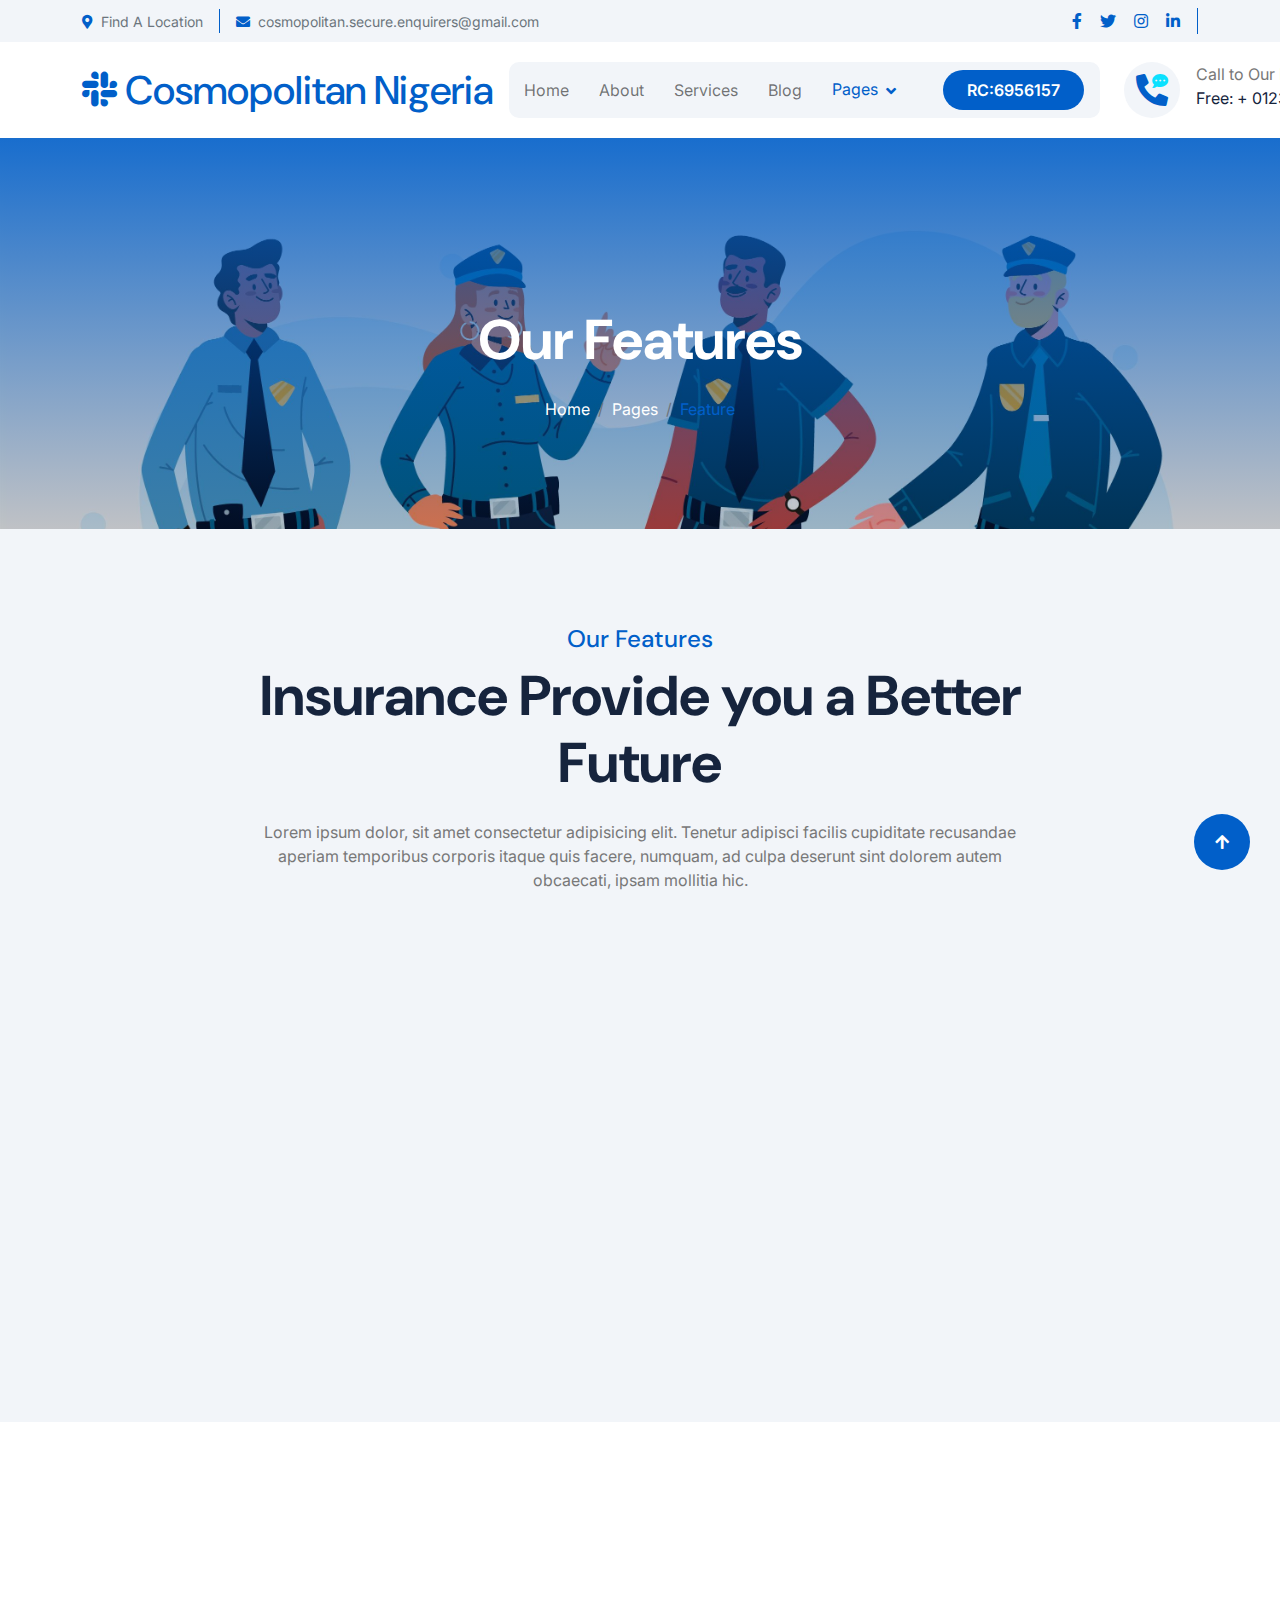
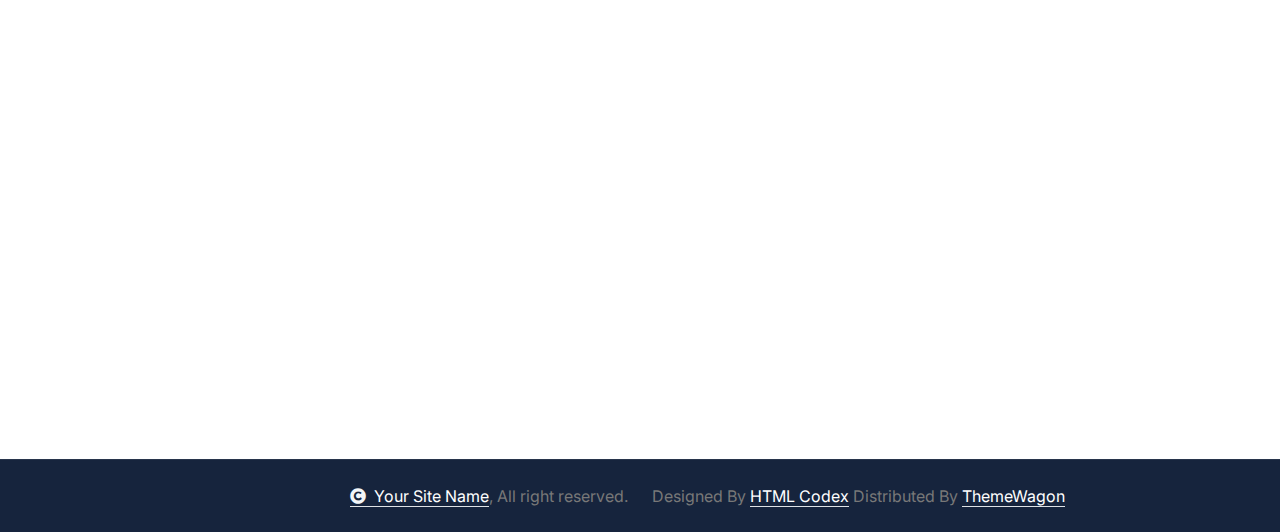
<file: feature.html>
<!DOCTYPE html>
<html lang="en">

    <head>
        <meta charset="utf-8">
        <title>LifeSure - Life Insurance Website Template</title>
        <meta content="width=device-width, initial-scale=1.0" name="viewport">
        <meta content="" name="keywords">
        <meta content="" name="description">

        <!-- Google Web Fonts -->
        <link rel="preconnect" href="https://fonts.googleapis.com">
        <link rel="preconnect" href="https://fonts.gstatic.com" crossorigin>
        <link href="https://fonts.googleapis.com/css2?family=DM+Sans:ital,opsz,wght@0,9..40,100..1000;1,9..40,100..1000&family=Inter:slnt,wght@-10..0,100..900&display=swap" rel="stylesheet">

        <!-- Icon Font Stylesheet -->
        <link rel="stylesheet" href="https://use.fontawesome.com/releases/v5.15.4/css/all.css"/>
        <link href="https://cdn.jsdelivr.net/npm/bootstrap-icons@1.4.1/font/bootstrap-icons.css" rel="stylesheet">

        <!-- Libraries Stylesheet -->
        <link rel="stylesheet" href="lib/animate/animate.min.css"/>
        <link href="lib/lightbox/css/lightbox.min.css" rel="stylesheet">
        <link href="lib/owlcarousel/assets/owl.carousel.min.css" rel="stylesheet">


        <!-- Customized Bootstrap Stylesheet -->
        <link href="css/bootstrap.min.css" rel="stylesheet">

        <!-- Template Stylesheet -->
        <link href="css/style.css" rel="stylesheet">
    </head>

    <body>

        <!-- Spinner Start -->
        <div id="spinner" class="show bg-white position-fixed translate-middle w-100 vh-100 top-50 start-50 d-flex align-items-center justify-content-center">
            <div class="spinner-border text-primary" style="width: 3rem; height: 3rem;" role="status">
                <span class="sr-only">Loading...</span>
            </div>
        </div>
        <!-- Spinner End -->

        <!-- Topbar Start -->
        <div class="container-fluid topbar px-0 px-lg-4 bg-light py-2 d-none d-lg-block">
            <div class="container">
                <div class="row gx-0 align-items-center">
                    <div class="col-lg-8 text-center text-lg-start mb-lg-0">
                        <div class="d-flex flex-wrap">
                            <div class="border-end border-primary pe-3">
                                <a href="#" class="text-muted small"><i class="fas fa-map-marker-alt text-primary me-2"></i>Find A Location</a>
                            </div>
                            <div class="ps-3">
                                <a href="mailto:cosmopolitan.secure.enquirers@gmail.com" class="text-muted small"><i class="fas fa-envelope text-primary me-2"></i>cosmopolitan.secure.enquirers@gmail.com</a>
                            </div>
                        </div>
                    </div>
                    <div class="col-lg-4 text-center text-lg-end">
                        <div class="d-flex justify-content-end">
                            <div class="d-flex border-end border-primary pe-3">
                                <a class="btn p-0 text-primary me-3" href="#"><i class="fab fa-facebook-f"></i></a>
                                <a class="btn p-0 text-primary me-3" href="#"><i class="fab fa-twitter"></i></a>
                                <a class="btn p-0 text-primary me-3" href="#"><i class="fab fa-instagram"></i></a>
                                <a class="btn p-0 text-primary me-0" href="#"><i class="fab fa-linkedin-in"></i></a>
                            </div>
                            <!-- <div class="dropdown ms-3">
                                <a href="#" class="dropdown-toggle text-dark" data-bs-toggle="dropdown"><small><i class="fas fa-globe-europe text-primary me-2"></i> English</small></a>
                                <div class="dropdown-menu rounded">
                                    <a href="#" class="dropdown-item">English</a>
                                    <a href="#" class="dropdown-item">Bangla</a>
                                    <a href="#" class="dropdown-item">French</a>
                                    <a href="#" class="dropdown-item">Spanish</a>
                                    <a href="#" class="dropdown-item">Arabic</a>
                                </div> -->
                            </div>
                        </div>
                    </div>
                </div>
            </div>
        </div>
        <!-- Topbar End -->

        <!-- Navbar & Hero Start -->
        <div class="container-fluid nav-bar px-0 px-lg-4 py-lg-0">
            <div class="container">
                <nav class="navbar navbar-expand-lg navbar-light"> 
                    <a href="#" class="navbar-brand p-0">
                        <h1 class="text-primary mb-0"><i class="fab fa-slack me-2"></i>Cosmopolitan Nigeria</h1>
                        <!-- <img src="img/logo.png" alt="Logo"> -->
                    </a>
                    <button class="navbar-toggler" type="button" data-bs-toggle="collapse" data-bs-target="#navbarCollapse">
                        <span class="fa fa-bars"></span>
                    </button>
                    <div class="collapse navbar-collapse" id="navbarCollapse">
                        <div class="navbar-nav mx-0 mx-lg-auto">
                            <a href="index.html" class="nav-item nav-link">Home</a>
                            <a href="about.html" class="nav-item nav-link">About</a>
                            <a href="service.html" class="nav-item nav-link">Services</a>
                            <a href="blog.html" class="nav-item nav-link">Blog</a>
                            <div class="nav-item dropdown active">
                                <a href="#" class="nav-link" data-bs-toggle="dropdown">
                                    <span class="dropdown-toggle">Pages</span>
                                </a>
                                <div class="dropdown-menu">
                                    <a href="feature.html" class="dropdown-item active">Our Features</a>
                                    <a href="team.html" class="dropdown-item">Our team</a>
                                    <a href="testimonial.html" class="dropdown-item">Testimonial</a>
                                    <a href="FAQ.html" class="dropdown-item">FAQs</a>
                                    <a href="contact.html" class="dropdown-item">Contact</a>
                                </div>
                            </div>
                            <!-- <a href="contact.html" class="nav-item nav-link">Contact</a> -->
                            <div class="nav-btn px-3">
                                <!-- <button class="btn-search btn btn-primary btn-md-square rounded-circle flex-shrink-0" data-bs-toggle="modal" data-bs-target="#searchModal"><i class="fas fa-search"></i></button> -->
                                <a href="#" class="btn btn-primary rounded-pill py-2 px-4 ms-3 flex-shrink-0"> RC:6956157</a>
                            </div>
                        </div>
                    </div>
                    <div class="d-none d-xl-flex flex-shrink-0 ps-4">
                        <a href="#" class="btn btn-light btn-lg-square rounded-circle position-relative wow tada" data-wow-delay=".9s">
                            <i class="fa fa-phone-alt fa-2x"></i>
                            <div class="position-absolute" style="top: 7px; right: 12px;">
                                <span><i class="fa fa-comment-dots text-secondary"></i></span>
                            </div>
                        </a>
                        <div class="d-flex flex-column ms-3">
                            <span>Call to Our Experts</span>
                            <a href="tel:+ 0123 456 7890"><span class="text-dark">Free: + 0123 456 7890</span></a>
                        </div>
                    </div>
                </nav>
            </div>
        </div>
        <!-- Navbar & Hero End -->

        <!-- Modal Search Start -->
        <!-- <div class="modal fade" id="searchModal" tabindex="-1" aria-labelledby="exampleModalLabel" aria-hidden="true">
            <div class="modal-dialog modal-fullscreen">
                <div class="modal-content rounded-0">
                    <div class="modal-header">
                        <h5 class="modal-title" id="exampleModalLabel">Search by keyword</h5>
                        <button type="button" class="btn-close" data-bs-dismiss="modal" aria-label="Close"></button>
                    </div>
                    <div class="modal-body d-flex align-items-center bg-primary">
                        <div class="input-group w-75 mx-auto d-flex">
                            <input type="search" class="form-control p-3" placeholder="keywords" aria-describedby="search-icon-1">
                            <span id="search-icon-1" class="btn bg-light border nput-group-text p-3"><i class="fa fa-search"></i></span>
                        </div>
                    </div>
                </div>
            </div> -->
        </div>
        <!-- Modal Search End -->


        <!-- Header Start -->
        <div class="container-fluid bg-breadcrumb">
            <div class="container text-center py-5" style="max-width: 900px;">
                <h4 class="text-white display-4 mb-4 wow fadeInDown" data-wow-delay="0.1s">Our Features</h4>
                <ol class="breadcrumb d-flex justify-content-center mb-0 wow fadeInDown" data-wow-delay="0.3s">
                    <li class="breadcrumb-item"><a href="index.html">Home</a></li>
                    <li class="breadcrumb-item"><a href="#">Pages</a></li>
                    <li class="breadcrumb-item active text-primary">Feature</li>
                </ol>    
            </div>
        </div>
        <!-- Header End -->


        <!-- Feature Start -->
        <div class="container-fluid feature bg-light py-5">
            <div class="container py-5">
                <div class="text-center mx-auto pb-5 wow fadeInUp" data-wow-delay="0.2s" style="max-width: 800px;">
                    <h4 class="text-primary">Our Features</h4>
                    <h1 class="display-4 mb-4">Insurance Provide you a Better Future</h1>
                    <p class="mb-0">Lorem ipsum dolor, sit amet consectetur adipisicing elit. Tenetur adipisci facilis cupiditate recusandae aperiam temporibus corporis itaque quis facere, numquam, ad culpa deserunt sint dolorem autem obcaecati, ipsam mollitia hic.
                    </p>
                </div>
                <div class="row g-4">
                    <div class="col-md-6 col-lg-6 col-xl-3 wow fadeInUp" data-wow-delay="0.2s">
                        <div class="feature-item p-4 pt-0">
                            <div class="feature-icon p-4 mb-4">
                                <i class="far fa-handshake fa-3x"></i>
                            </div>
                            <h4 class="mb-4">Trusted Company</h4>
                            <p class="mb-4">Lorem ipsum dolor sit amet consectetur adipisicing elit. Ea hic laborum odit pariatur...
                            </p>
                            <a class="btn btn-primary rounded-pill py-2 px-4" href="#">Learn More</a>
                        </div>
                    </div>
                    <div class="col-md-6 col-lg-6 col-xl-3 wow fadeInUp" data-wow-delay="0.4s">
                        <div class="feature-item p-4 pt-0">
                            <div class="feature-icon p-4 mb-4">
                                <i class="fa fa-dollar-sign fa-3x"></i>
                            </div>
                            <h4 class="mb-4">Anytime Money Back</h4>
                            <p class="mb-4">Lorem ipsum dolor sit amet consectetur adipisicing elit. Ea hic laborum odit pariatur...
                            </p>
                            <a class="btn btn-primary rounded-pill py-2 px-4" href="#">Learn More</a>
                        </div>
                    </div>
                    <div class="col-md-6 col-lg-6 col-xl-3 wow fadeInUp" data-wow-delay="0.6s">
                        <div class="feature-item p-4 pt-0">
                            <div class="feature-icon p-4 mb-4">
                                <i class="fa fa-bullseye fa-3x"></i>
                            </div>
                            <h4 class="mb-4">Flexible Plans</h4>
                            <p class="mb-4">Lorem ipsum dolor sit amet consectetur adipisicing elit. Ea hic laborum odit pariatur...
                            </p>
                            <a class="btn btn-primary rounded-pill py-2 px-4" href="#">Learn More</a>
                        </div>
                    </div>
                    <div class="col-md-6 col-lg-6 col-xl-3 wow fadeInUp" data-wow-delay="0.8s">
                        <div class="feature-item p-4 pt-0">
                            <div class="feature-icon p-4 mb-4">
                                <i class="fa fa-headphones fa-3x"></i>
                            </div>
                            <h4 class="mb-4">24/7 Fast Support</h4>
                            <p class="mb-4">Lorem ipsum dolor sit amet consectetur adipisicing elit. Ea hic laborum odit pariatur...
                            </p>
                            <a class="btn btn-primary rounded-pill py-2 px-4" href="#">Learn More</a>
                        </div>
                    </div>
                </div>
            </div>
        </div>
        <!-- Feature End -->


        <!-- Footer Start -->
        <div class="container-fluid footer py-5 wow fadeIn" data-wow-delay="0.2s">
            <div class="container py-5">
                <div class="row g-5">
                    <div class="col-xl-9">
                        <div class="mb-5">
                            <div class="row g-4">
                                <div class="col-md-6 col-lg-6 col-xl-5">
                                    <div class="footer-item">
                                        <a href="index.html" class="p-0">
                                            <h3 class="text-white"><i class="fab fa-slack me-3"></i> LifeSure</h3>
                                            <!-- <img src="img/logo.png" alt="Logo"> -->
                                        </a>
                                        <p class="text-white mb-4">Dolor amet sit justo amet elitr clita ipsum elitr est.Lorem ipsum dolor sit amet, consectetur adipiscing...</p>
                                        <div class="footer-btn d-flex">
                                            <a class="btn btn-md-square rounded-circle me-3" href="#"><i class="fab fa-facebook-f"></i></a>
                                            <a class="btn btn-md-square rounded-circle me-3" href="#"><i class="fab fa-twitter"></i></a>
                                            <a class="btn btn-md-square rounded-circle me-3" href="#"><i class="fab fa-instagram"></i></a>
                                            <a class="btn btn-md-square rounded-circle me-0" href="#"><i class="fab fa-linkedin-in"></i></a>
                                        </div>
                                    </div>
                                </div>
                                <div class="col-md-6 col-lg-6 col-xl-3">
                                    <div class="footer-item">
                                        <h4 class="text-white mb-4">Useful Links</h4>
                                        <a href="#"><i class="fas fa-angle-right me-2"></i> About Us</a>
                                        <a href="#"><i class="fas fa-angle-right me-2"></i> Features</a>
                                        <a href="#"><i class="fas fa-angle-right me-2"></i> Services</a>
                                        <a href="#"><i class="fas fa-angle-right me-2"></i> FAQ's</a>
                                        <a href="#"><i class="fas fa-angle-right me-2"></i> Blogs</a>
                                        <a href="#"><i class="fas fa-angle-right me-2"></i> Contact</a>
                                    </div>
                                </div>
                                <div class="col-md-6 col-lg-6 col-xl-4">
                                    <div class="footer-item">
                                        <h4 class="mb-4 text-white">Gallery</h4>
                                        <div class="row g-3">
                                            <div class="col-4">
                                                <div class="footer-instagram rounded">
                                                    <img src="img/instagram-footer-1.jpg" class="img-fluid w-100" alt="">
                                                    <div class="footer-search-icon">
                                                        <a href="img/instagram-footer-1.jpg" data-lightbox="footerInstagram-1" class="my-auto"><i class="fas fa-link text-white"></i></a>
                                                    </div>
                                                </div>
                                           </div>
                                           <div class="col-4">
                                                <div class="footer-instagram rounded">
                                                    <img src="img/instagram-footer-2.jpg" class="img-fluid w-100" alt="">
                                                    <div class="footer-search-icon">
                                                        <a href="img/instagram-footer-2.jpg" data-lightbox="footerInstagram-2" class="my-auto"><i class="fas fa-link text-white"></i></a>
                                                    </div>
                                                </div>
                                           </div>
                                            <div class="col-4">
                                                <div class="footer-instagram rounded">
                                                    <img src="img/footer-pic-3.jpg" class="img-fluid w-100" alt="">
                                                    <div class="footer-search-icon">
                                                        <a href="img/instagram-footer-3.jpg" data-lightbox="footerInstagram-3" class="my-auto"><i class="fas fa-link text-white"></i></a>
                                                    </div>
                                                </div>
                                           </div>
                                            <div class="col-4">
                                                <div class="footer-instagram rounded">
                                                    <img src="img/footer-pic-4.jpg" class="img-fluid w-100" alt="">
                                                    <div class="footer-search-icon">
                                                        <a href="img/instagram-footer-4.jpg" data-lightbox="footerInstagram-4" class="my-auto"><i class="fas fa-link text-white"></i></a>
                                                    </div>
                                                </div>
                                           </div>
                                            <div class="col-4">
                                                <div class="footer-instagram rounded">
                                                    <img src="img/footer-pic-2.jpg" class="img-fluid w-100" alt="">
                                                    <div class="footer-search-icon">
                                                        <a href="img/instagram-footer-5.jpg" data-lightbox="footerInstagram-5" class="my-auto"><i class="fas fa-link text-white"></i></a>
                                                    </div>
                                                </div>
                                           </div>
                                           <div class="col-4">
                                                <div class="footer-instagram rounded">
                                                    <img src="img/footer-pic-1.jpg" class="img-fluid w-100" alt="">
                                                    <div class="footer-search-icon">
                                                        <a href="img/instagram-footer-6.jpg" data-lightbox="footerInstagram-6" class="my-auto"><i class="fas fa-link text-white"></i></a>
                                                    </div>
                                                </div>
                                            </div>
                                        </div>
                                    </div>
                                </div>
                            </div>
                        </div>
                        <div class="pt-5" style="border-top: 1px solid rgba(255, 255, 255, 0.08);">
                            <div class="row g-0">
                                <div class="col-12">
                                    <div class="row g-4">
                                        <div class="col-lg-6 col-xl-4">
                                            <div class="d-flex">
                                                <div class="btn-xl-square bg-primary text-white rounded p-4 me-4">
                                                    <i class="fas fa-map-marker-alt fa-2x"></i>
                                                </div>
                                                <div>
                                                    <h4 class="text-white">Address</h4>
                                                    <p class="mb-0">123 Street New York.USA</p>
                                                </div>
                                            </div>
                                        </div>
                                        <div class="col-lg-6 col-xl-4">
                                            <div class="d-flex">
                                                <div class="btn-xl-square bg-primary text-white rounded p-4 me-4">
                                                    <i class="fas fa-envelope fa-2x"></i>
                                                </div>
                                                <div>
                                                    <h4 class="text-white">Mail Us</h4>
                                                    <p class="mb-0">info@example.com</p>
                                                </div>
                                            </div>
                                        </div>
                                        <div class="col-lg-6 col-xl-4">
                                            <div class="d-flex">
                                                <div class="btn-xl-square bg-primary text-white rounded p-4 me-4">
                                                    <i class="fa fa-phone-alt fa-2x"></i>
                                                </div>
                                                <div>
                                                    <h4 class="text-white">Telephone</h4>
                                                    <p class="mb-0">(+012) 3456 7890</p>
                                                </div>
                                            </div>
                                        </div>
                                    </div>
                                </div>
                            </div>
                        </div>
                    </div>
                    
                    <div class="col-xl-3">
                        <div class="footer-item">
                            <h4 class="text-white mb-4">Newsletter</h4>
                            <p class="text-white mb-3">Dolor amet sit justo amet elitr clita ipsum elitr est.Lorem ipsum dolor sit amet, consectetur adipiscing elit.</p>
                            <div class="position-relative rounded-pill mb-4">
                                <input class="form-control rounded-pill w-100 py-3 ps-4 pe-5" type="text" placeholder="Enter your email">
                                <button type="button" class="btn btn-primary rounded-pill position-absolute top-0 end-0 py-2 mt-2 me-2">SignUp</button>
                            </div>
                            <div class="d-flex flex-shrink-0">
                                <div class="footer-btn">
                                    <a href="#" class="btn btn-lg-square rounded-circle position-relative wow tada" data-wow-delay=".9s">
                                        <i class="fa fa-phone-alt fa-2x"></i>
                                        <div class="position-absolute" style="top: 2px; right: 12px;">
                                            <span><i class="fa fa-comment-dots text-secondary"></i></span>
                                        </div>
                                    </a>
                                </div>
                                <div class="d-flex flex-column ms-3 flex-shrink-0">
                                    <span>Call to Our Experts</span>
                                    <a href="tel:+ 0123 456 7890"><span class="text-white">Free: + 0123 456 7890</span></a>
                                </div>
                            </div>
                        </div>
                    </div>
                </div>
            </div>
        </div>
        <!-- Footer End -->
        
        <!-- Copyright Start -->
        <div class="container-fluid copyright py-4">
            <div class="container">
                <div class="row g-4 align-items-center">
                    <div class="col-md-6 text-center text-md-end mb-md-0">
                        <span class="text-body"><a href="#" class="border-bottom text-white"><i class="fas fa-copyright text-light me-2"></i>Your Site Name</a>, All right reserved.</span>
                    </div>
                    <div class="col-md-6 text-center text-md-start text-body">
                        <!--/*** This template is free as long as you keep the below author’s credit link/attribution link/backlink. ***/-->
                        <!--/*** If you'd like to use the template without the below author’s credit link/attribution link/backlink, ***/-->
                        <!--/*** you can purchase the Credit Removal License from "https://htmlcodex.com/credit-removal". ***/-->
                        Designed By <a class="border-bottom text-white" href="https://htmlcodex.com">HTML Codex</a> Distributed By <a class="border-bottom text-white" href="https://themewagon.com">ThemeWagon</a>
                    </div>
                </div>
            </div>
        </div>
        <!-- Copyright End -->


        <!-- Back to Top -->
        <a href="#" class="btn btn-primary btn-lg-square rounded-circle back-to-top"><i class="fa fa-arrow-up"></i></a>   

        
        <!-- JavaScript Libraries -->
        <script src="https://ajax.googleapis.com/ajax/libs/jquery/3.6.4/jquery.min.js"></script>
        <script src="https://cdn.jsdelivr.net/npm/bootstrap@5.0.0/dist/js/bootstrap.bundle.min.js"></script>
        <script src="lib/wow/wow.min.js"></script>
        <script src="lib/easing/easing.min.js"></script>
        <script src="lib/waypoints/waypoints.min.js"></script>
        <script src="lib/counterup/counterup.min.js"></script>
        <script src="lib/lightbox/js/lightbox.min.js"></script>
        <script src="lib/owlcarousel/owl.carousel.min.js"></script>
        

        <!-- Template Javascript -->
        <script src="js/main.js"></script>
    </body>

</html>
</file>
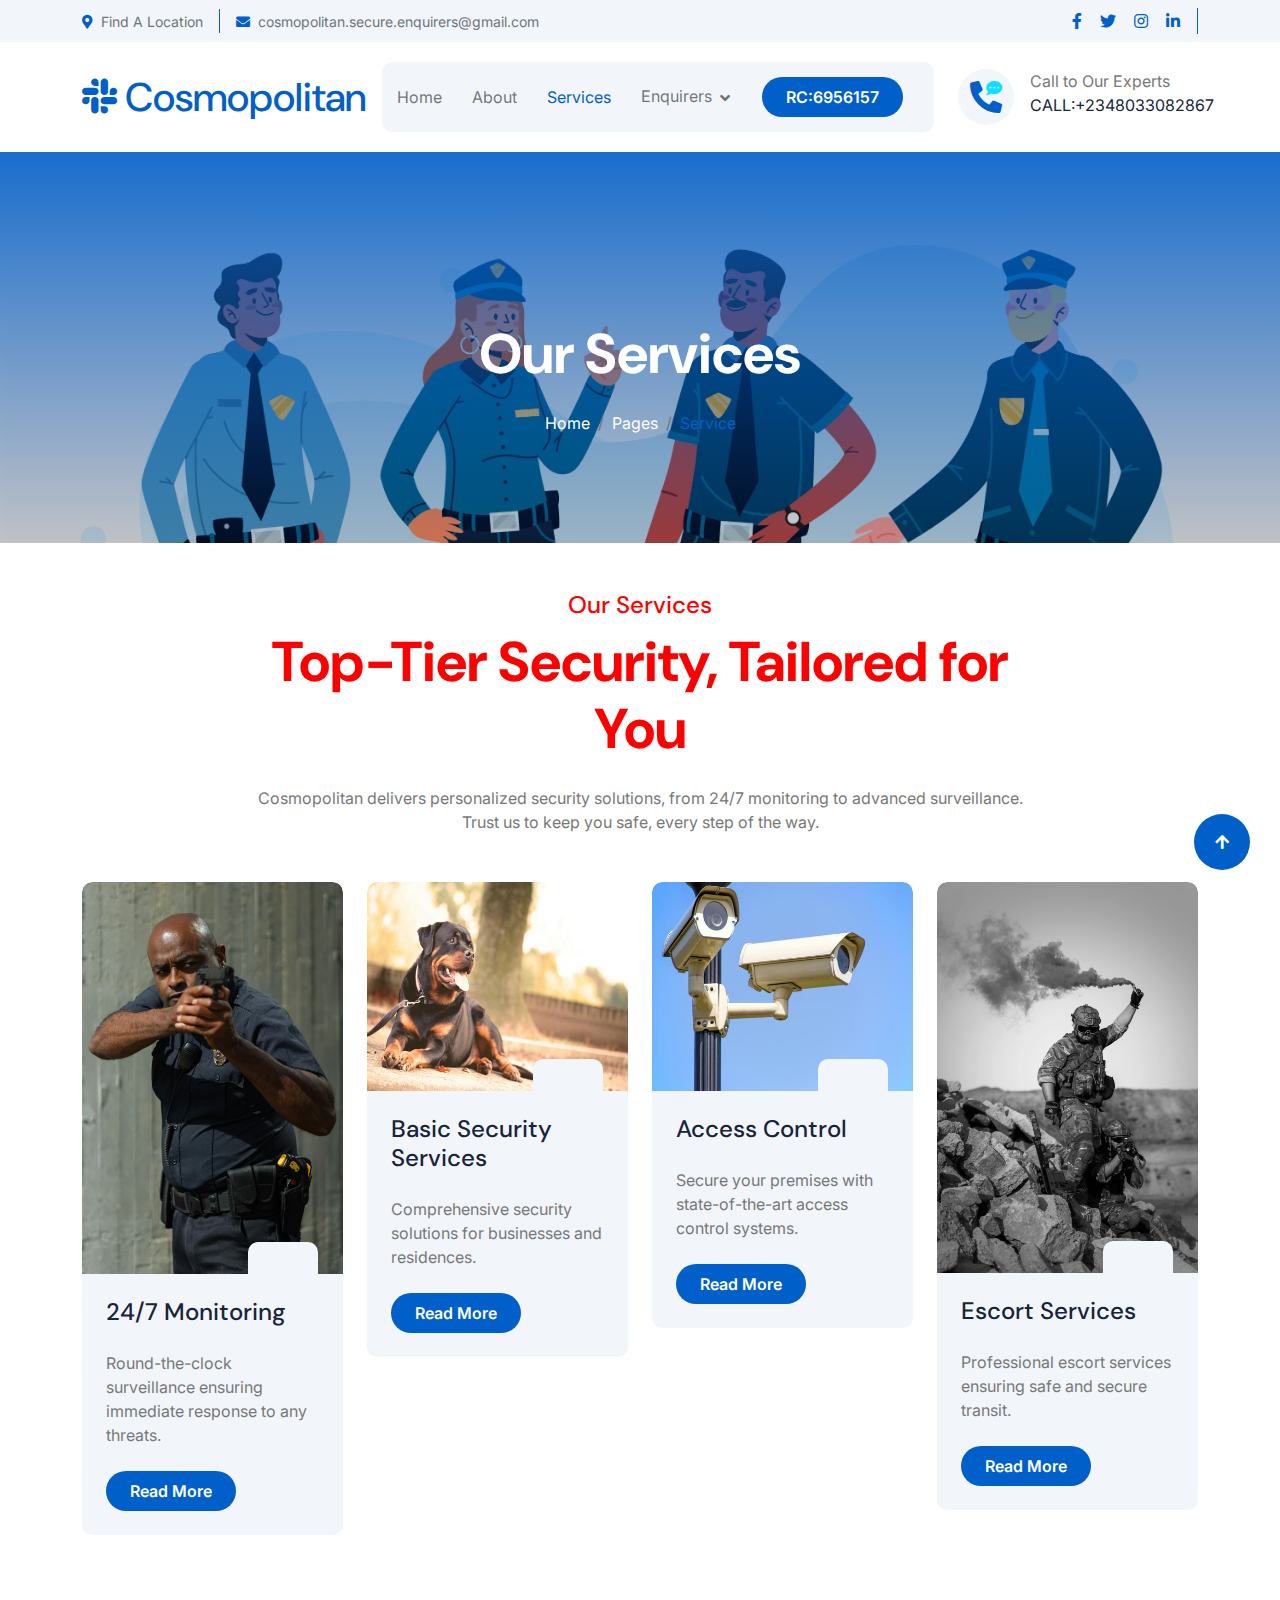
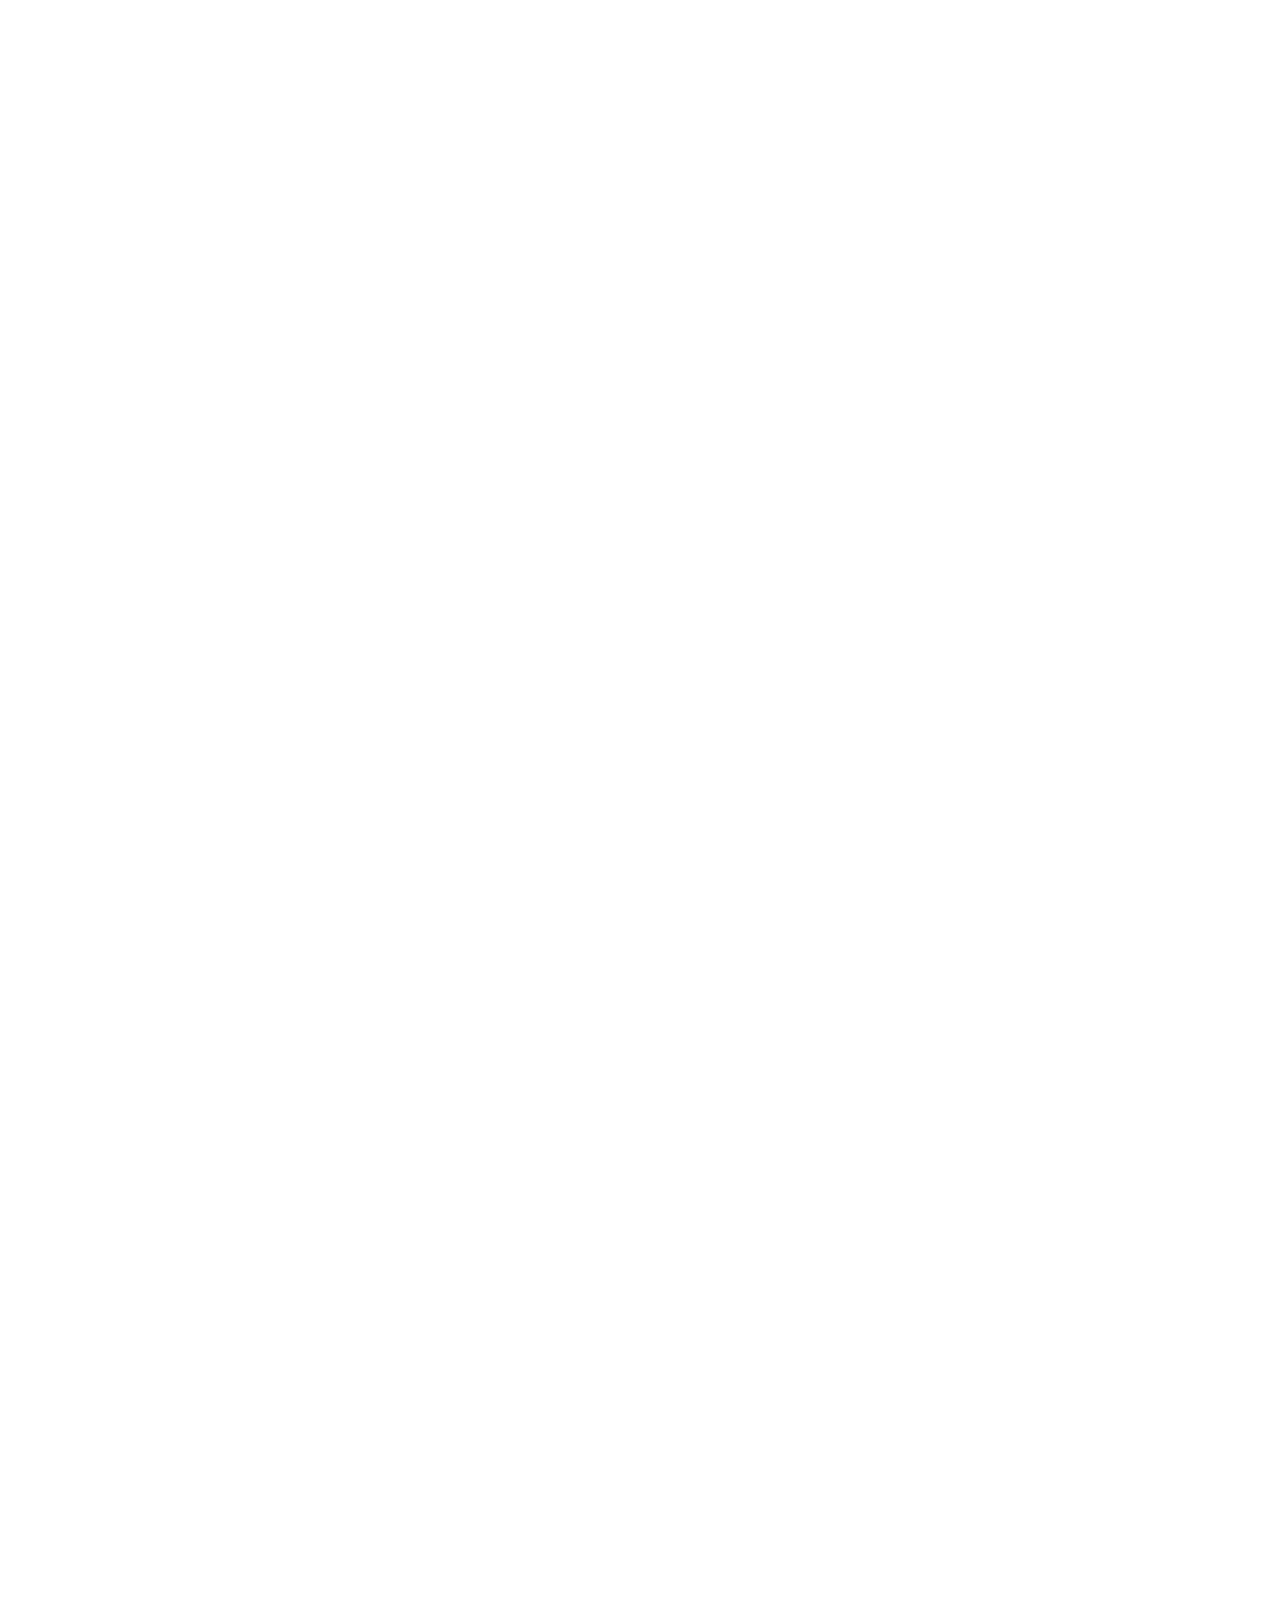
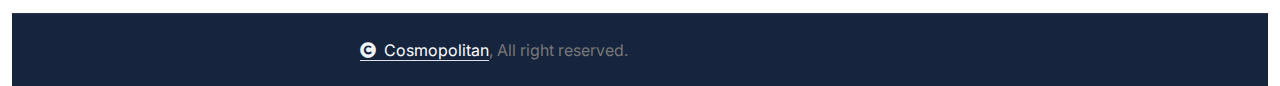
<file: service.html>
<!DOCTYPE html>
<html lang="en">

    <head>
        <meta charset="utf-8">
        <title>Cosmopolitan</title>
        <meta content="width=device-width, initial-scale=1.0" name="viewport">
        <meta content="" name="keywords">
        <meta content="" name="description">

        <!-- Google Web Fonts -->
        <link rel="preconnect" href="https://fonts.googleapis.com">
        <link rel="preconnect" href="https://fonts.gstatic.com" crossorigin>
        <link href="https://fonts.googleapis.com/css2?family=DM+Sans:ital,opsz,wght@0,9..40,100..1000;1,9..40,100..1000&family=Inter:slnt,wght@-10..0,100..900&display=swap" rel="stylesheet">

        <!-- Icon Font Stylesheet -->
        <link rel="stylesheet" href="https://use.fontawesome.com/releases/v5.15.4/css/all.css"/>
        <link href="https://cdn.jsdelivr.net/npm/bootstrap-icons@1.4.1/font/bootstrap-icons.css" rel="stylesheet">

        <!-- Libraries Stylesheet -->
        <link rel="stylesheet" href="lib/animate/animate.min.css"/>
        <link href="lib/lightbox/css/lightbox.min.css" rel="stylesheet">
        <link href="lib/owlcarousel/assets/owl.carousel.min.css" rel="stylesheet">


        <!-- Customized Bootstrap Stylesheet -->
        <link href="css/bootstrap.min.css" rel="stylesheet">

        <!-- Template Stylesheet -->
        <link href="css/style.css" rel="stylesheet">
    </head>

    <body>

        <!-- Spinner Start -->
        <div id="spinner" class="show bg-white position-fixed translate-middle w-100 vh-100 top-50 start-50 d-flex align-items-center justify-content-center">
            <div class="spinner-border text-primary" style="width: 3rem; height: 3rem;" role="status">
                <span class="sr-only">Cosmopolitan</span>
            </div>
        </div>
        <!-- Spinner End -->

      <!-- Topbar Start -->
      <div class="container-fluid topbar px-0 px-lg-4 bg-light py-2 d-none d-lg-block">
        <div class="container">
            <div class="row gx-0 align-items-center">
                <div class="col-lg-8 text-center text-lg-start mb-lg-0">
                    <div class="d-flex flex-wrap">
                        <div class="border-end border-primary pe-3">
                            <a href="#" class="text-muted small"><i class="fas fa-map-marker-alt text-primary me-2"></i>Find A Location</a>
                        </div>
                        <div class="ps-3">
                            <a href="mailto:cosmopolitan.secure.enquirers@gmail.com" class="text-muted small"><i class="fas fa-envelope text-primary me-2"></i>cosmopolitan.secure.enquirers@gmail.com</a>
                        </div>
                    </div>
                </div>
                <div class="col-lg-4 text-center text-lg-end">
                    <div class="d-flex justify-content-end">
                        <div class="d-flex border-end border-primary pe-3">
                            <a class="btn p-0 text-primary me-3" href="#"><i class="fab fa-facebook-f"></i></a>
                            <a class="btn p-0 text-primary me-3" href="#"><i class="fab fa-twitter"></i></a>
                            <a class="btn p-0 text-primary me-3" href="#"><i class="fab fa-instagram"></i></a>
                            <a class="btn p-0 text-primary me-0" href="#"><i class="fab fa-linkedin-in"></i></a>
                        </div>
                        <!-- <div class="dropdown ms-3">
                            <a href="#" class="dropdown-toggle text-dark" data-bs-toggle="dropdown"><small><i class="fas fa-globe-europe text-primary me-2"></i> English</small></a>
                            <div class="dropdown-menu rounded">
                                <a href="#" class="dropdown-item">English</a>
                                <a href="#" class="dropdown-item">Bangla</a>
                                <a href="#" class="dropdown-item">French</a>
                                <a href="#" class="dropdown-item">Spanish</a>
                                <a href="#" class="dropdown-item">Arabic</a>
                            </div> -->
                        </div>
                    </div>
                </div>
            </div>
        </div>
    </div>
    <!-- Topbar End -->

    <!-- Navbar & Hero Start -->
    <div class="container-fluid nav-bar px-0 px-lg-4 py-lg-0">
        <div class="container">
            <nav class="navbar navbar-expand-lg navbar-light"> 
                <a href="#" class="navbar-brand p-0">
                    <h1 class="text-primary mb-0"><i class="fab fa-slack me-2"></i>Cosmopolitan</h1>
                    <!-- <img src="img/logo.png" alt="Logo"> -->
                </a>
                <button class="navbar-toggler" type="button" data-bs-toggle="collapse" data-bs-target="#navbarCollapse">
                    <span class="fa fa-bars"></span>
                </button>
                <div class="collapse navbar-collapse" id="navbarCollapse">
                    <div class="navbar-nav mx-0 mx-lg-auto">
                        <a href="index.html" class="nav-item nav-link ">Home</a>
                        <a href="about.html" class="nav-item nav-link">About</a>
                        <a href="service.html" class="nav-item nav-link active">Services</a>
                        
                        <div class="nav-item dropdown">
                            <a href="#" class="nav-link" data-bs-toggle="dropdown">
                                <span class="dropdown-toggle">Enquirers</span>
                            </a>
                            <div class="dropdown-menu">
                                <a href="feature.html" class="dropdown-item">Book Consultation</a>
                                <a href="team.html" class="dropdown-item">Our team</a>
                                <!-- <a href="testimonial.html" class="dropdown-item">Testimonial</a> 
                                <a href="FAQ.html" class="dropdown-item">FAQs</a>
                                <a href="404.html" class="dropdown-item">404 Page</a>
                            </div>-->
                        </div>
                        <!-- <a href="contact.html" class="nav-item nav-link">Contact</a> -->
                        <div class="nav-btn px-3">
                            <!-- <button class="btn-search btn btn-primary btn-md-square rounded-circle flex-shrink-0" data-bs-toggle="modal" data-bs-target="#searchModal"><i class="fas fa-search"></i></button> -->
                            <a href="#" class="btn btn-primary rounded-pill py-2 px-4 ms-3 flex-shrink-0">RC:6956157</a>
                        </div>
                    </div>
                </div>
                <div class="d-none d-xl-flex flex-shrink-0 ps-4">
                    <a href="#" class="btn btn-light btn-lg-square rounded-circle position-relative wow tada" data-wow-delay=".9s">
                        <i class="fa fa-phone-alt fa-2x"></i>
                        <div class="position-absolute" style="top: 7px; right: 12px;">
                            <span><i class="fa fa-comment-dots text-secondary"></i></span>
                        </div>
                    </a>
                    <div class="d-flex flex-column ms-3">
                        <span>Call to Our Experts</span>
                        <a href="tel:+2348033082867"><span class="text-dark">CALL:+2348033082867</span></a>
                    </div>
                </div>
            </nav>
        </div>
    </div>
    <!-- Navbar & Hero End -->

    <!-- Modal Search Start -->
    <!-- <div class="modal fade" id="searchModal" tabindex="-1" aria-labelledby="exampleModalLabel" aria-hidden="true">
        <div class="modal-dialog modal-fullscreen">
            <div class="modal-content rounded-0">
                <div class="modal-header">
                    <h5 class="modal-title" id="exampleModalLabel">Search by keyword</h5>
                    <button type="button" class="btn-close" data-bs-dismiss="modal" aria-label="Close"></button>
                </div>
                <div class="modal-body d-flex align-items-center bg-primary">
                    <div class="input-group w-75 mx-auto d-flex">
                        <input type="search" class="form-control p-3" placeholder="keywords" aria-describedby="search-icon-1">
                        <span id="search-icon-1" class="btn bg-light border nput-group-text p-3"><i class="fa fa-search"></i></span>
                    </div>
                </div>
            </div>
        </div>
    </div> -->
    <!-- Modal Search End -->



        <!-- Header Start -->
        <div class="container-fluid bg-breadcrumb">
            <div class="container text-center py-5" style="max-width: 900px;">
                <h4 class="text-white display-4 mb-4 wow fadeInDown" data-wow-delay="0.1s">Our Services</h4>
                <ol class="breadcrumb d-flex justify-content-center mb-0 wow fadeInDown" data-wow-delay="0.3s">
                    <li class="breadcrumb-item"><a href="index.html">Home</a></li>
                    <li class="breadcrumb-item"><a href="#">Pages</a></li>
                    <li class="breadcrumb-item active text-primary">Service</li>
                </ol>    
            </div>
        </div>
        <!-- Header End -->


        <!-- Service Start -->
        <div class="container-fluid service">
            <div class="container py-5">
                <div class="text-center mx-auto pb-5 wow fadeInUp" data-wow-delay="0.2s" style="max-width: 800px;">
                    <h4 style="color: red;">Our Services</h4>
                    <h1 class="display-4 mb-4" style="color: red;">Top-Tier Security, Tailored for You</h1>
                    <p class="mb-0">Cosmopolitan delivers personalized security solutions, from 24/7 monitoring to advanced surveillance.
                        Trust us to keep you safe, every step of the way.
                    </p>
                </div>
                <div class="row g-4 justify-content-center">
                    <div class="col-md-6 col-lg-6 col-xl-3 wow fadeInUp" data-wow-delay="0.2s">
                        <div class="service-item">
                            <div class="service-img">
                                <img src="img/black police.jpg" class="img-fluid rounded-top w-100" alt="">
                                <div class="service-icon p-3">
                                    <!-- <i class="fa fa-users fa-2x"></i> -->
                                </div>
                            </div>
                            <div class="service-content p-4">
                                <div class="service-content-inner">
                                    <a href="#" class="d-inline-block h4 mb-4">24/7 Monitoring</a>
                                    <p class="mb-4">Round-the-clock surveillance ensuring immediate response to any threats.</p>
                                    <a class="btn btn-primary rounded-pill py-2 px-4" href="#">Read More</a>
                                </div>
                            </div>
                        </div>
                    </div>

                    <div class="col-md-6 col-lg-6 col-xl-3 wow fadeInUp" data-wow-delay="0.4s">
                        <div class="service-item">
                            <div class="service-img">
                                <img src="img/dog-500x400.jpg" class="img-fluid rounded-top w-100" alt="">
                                <div class="service-icon p-3">
                                    <!-- <i class="fa fa-hospital fa-2x"></i> -->
                                </div>
                            </div>
                            <div class="service-content p-4">
                                <div class="service-content-inner">
                                    <a href="#" class="d-inline-block h4 mb-4">Basic Security Services</a>
                                    <p class="mb-4">Comprehensive security solutions for businesses and residences.</p>
                                    <a class="btn btn-primary rounded-pill py-2 px-4" href="#">Read More</a>
                                </div>
                            </div>
                        </div>
                    </div>

                    <div class="col-md-6 col-lg-6 col-xl-3 wow fadeInUp" data-wow-delay="0.6s">
                        <div class="service-item">
                            <div class="service-img">
                                <img src="img/survelliance-500x400.jpg" class="img-fluid rounded-top w-100" alt="">
                                <div class="service-icon p-3">
                                    <!-- <i class="fa fa-car fa-2x"></i> -->
                                </div>
                            </div>
                            <div class="service-content p-4">
                                <div class="service-content-inner">
                                    <a href="#" class="d-inline-block h4 mb-4">Access Control</a>
                                    <p class="mb-4">Secure your premises with state-of-the-art access control systems.</p>
                                    <a class="btn btn-primary rounded-pill py-2 px-4" href="#">Read More</a>
                                </div>
                            </div>
                        </div>
                    </div>

                    <div class="col-md-6 col-lg-6 col-xl-3 wow fadeInUp" data-wow-delay="0.8s">
                        <div class="service-item">
                            <div class="service-img">
                                <img src="img/escort.jpg" class="img-fluid rounded-top w-100" alt="">
                                <div class="service-icon p-3">
                                    <!-- <i class="fa fa-home fa-2x"></i> -->
                                </div>
                            </div>
                            <div class="service-content p-4">
                                <div class="service-content-inner">
                                    <a href="#" class="d-inline-block h4 mb-4">Escort Services</a>
                                    <p class="mb-4">Professional escort services ensuring safe and secure transit.</p>
                                    <a class="btn btn-primary rounded-pill py-2 px-4" href="#">Read More</a>
                                </div>
                            </div>
                        </div>
                    </div>

                    <div class="col-md-6 col-lg-6 col-xl-3 wow fadeInUp" data-wow-delay="0.2s">
                        <div class="service-item">
                            <div class="service-img">
                                <img src="img/Services-3.jpeg" class="img-fluid rounded-top w-100" alt="">
                                <div class="service-icon p-3">
                                    <!-- <i class="fa fa-users fa-2x"></i> -->
                                </div>
                            </div>
                            <div class="service-content p-4">
                                <div class="service-content-inner">
                                    <a href="#" class="d-inline-block h4 mb-4">Security Guards for Corporate Organizations/Individuals</a>
                                    <p class="mb-4">Trained personnel to enusre the safety of people, property and assets are uncompromised.</p>
                                    <a class="btn btn-primary rounded-pill py-2 px-4" href="#">Read More</a>
                                </div>
                            </div>
                        </div>
                    </div>
                    <div class="col-md-6 col-lg-6 col-xl-3 wow fadeInUp" data-wow-delay="0.4s">
                        <div class="service-item">
                            <div class="service-img">
                                <img src="img/Services-4.jpeg" class="img-fluid rounded-top w-100" alt="">
                                <div class="service-icon p-3">
                                    <!-- <i class="fa fa-hospital fa-2x"></i> -->
                                </div>
                            </div>
                            <div class="service-content p-4">
                                <div class="service-content-inner">
                                    <a href="#" class="d-inline-block h4 mb-4">Security Car Hire</a>
                                    <p class="mb-4">Rental vehicles equipped with security features to keep you safe on the go.</p>
                                    <a class="btn btn-primary rounded-pill py-2 px-4" href="#">Read More</a>
                                </div>
                            </div>
                        </div>
                    </div>
                    
                    <div class="col-md-6 col-lg-6 col-xl-3 wow fadeInUp" data-wow-delay="0.8s">
                        <div class="service-item">
                            <div class="service-img">
                                <img src="img/Services-6.jpeg" class="img-fluid rounded-top w-100" alt="">
                                <div class="service-icon p-3">
                                    <!-- <i class="fa fa-home fa-2x"></i> -->
                                </div>
                            </div>
                            <div class="service-content p-4">
                                <div class="service-content-inner">
                                    <a href="#" class="d-inline-block h4 mb-4">Importers of minor security equipment and sales</a>
                                    <p class="mb-4">Providing you with small-scale security devices, such as cameras, alarms, or locks, from international markets and sell them domestically.</p>
                                    <a class="btn btn-primary rounded-pill py-2 px-4" href="#">Read More</a>
                                </div>
                            </div>
                        </div>
                    </div>
                    <div class="col-md-6 col-lg-6 col-xl-3 wow fadeInUp" data-wow-delay="0.2s">
                        <div class="service-item">
                            <div class="service-img">
                                <img src="img/Services-5.jpg" class="img-fluid rounded-top w-100" alt="">
                                <div class="service-icon p-3">
                                    <!-- <i class="fa fa-users fa-2x"></i> -->
                                </div>
                            </div>
                            <div class="service-content p-4">
                                <div class="service-content-inner">
                                    <a href="#" class="d-inline-block h4 mb-4">Private Investigation</a>
                                    <p class="mb-4">Provision of discreet and confidential gathering of information, to uncover facts related to legal, personal, or business matters.</p>
                                    <a class="btn btn-primary rounded-pill py-2 px-4" href="#">Read More</a>
                                </div>
                            </div>
                        </div>
                    </div>
                    <div class="col-12 text-center wow fadeInUp my-5" data-wow-delay="0.2s">
                        <a class="btn btn-primary rounded-pill py-3 px-5" href="#">More Services</a>
                    </div>
            </div>
        </div>
        <!-- Service End -->


        <!-- Testimonial Start -->
        <!-- <div class="container-fluid testimonial pb-5">
            <div class="container pb-5">
                <div class="text-center mx-auto pb-5 wow fadeInUp" data-wow-delay="0.2s" style="max-width: 800px;">
                    <h4 class="text-primary">Testimonial</h4>
                    <h1 class="display-4 mb-4">What Our Customers Are Saying</h1>
                    <p class="mb-0">Lorem ipsum dolor, sit amet consectetur adipisicing elit. Tenetur adipisci facilis cupiditate recusandae aperiam temporibus corporis itaque quis facere, numquam, ad culpa deserunt sint dolorem autem obcaecati, ipsam mollitia hic.
                    </p>
                </div>
                <div class="owl-carousel testimonial-carousel wow fadeInUp" data-wow-delay="0.2s">
                    <div class="testimonial-item bg-light rounded">
                        <div class="row g-0">
                            <div class="col-4  col-lg-4 col-xl-3">
                                <div class="h-100">
                                    <img src="img/testimonial-1.jpg" class="img-fluid h-100 rounded" style="object-fit: cover;" alt="">
                                </div>
                            </div>
                            <div class="col-8 col-lg-8 col-xl-9">
                                <div class="d-flex flex-column my-auto text-start p-4">
                                    <h4 class="text-dark mb-0">Client Name</h4>
                                    <p class="mb-3">Profession</p>
                                    <div class="d-flex text-primary mb-3">
                                        <i class="fas fa-star"></i>
                                        <i class="fas fa-star"></i>
                                        <i class="fas fa-star"></i>
                                        <i class="fas fa-star"></i>
                                        <i class="fas fa-star"></i>
                                    </div>
                                    <p class="mb-0">Lorem, ipsum dolor sit amet consectetur adipisicing elit. Enim error molestiae aut modi corrupti fugit eaque rem nulla incidunt temporibus quisquam,
                                    </p>
                                </div>
                            </div>
                        </div>
                    </div>
                    <div class="testimonial-item bg-light rounded">
                        <div class="row g-0">
                            <div class="col-4  col-lg-4 col-xl-3">
                                <div class="h-100">
                                    <img src="img/testimonial-2.jpg" class="img-fluid h-100 rounded" style="object-fit: cover;" alt="">
                                </div>
                            </div>
                            <div class="col-8 col-lg-8 col-xl-9">
                                <div class="d-flex flex-column my-auto text-start p-4">
                                    <h4 class="text-dark mb-0">Client Name</h4>
                                    <p class="mb-3">Profession</p>
                                    <div class="d-flex text-primary mb-3">
                                        <i class="fas fa-star"></i>
                                        <i class="fas fa-star"></i>
                                        <i class="fas fa-star"></i>
                                        <i class="fas fa-star"></i>
                                        <i class="fas fa-star text-body"></i>
                                    </div>
                                    <p class="mb-0">Lorem, ipsum dolor sit amet consectetur adipisicing elit. Enim error molestiae aut modi corrupti fugit eaque rem nulla incidunt temporibus quisquam,
                                    </p>
                                </div>
                            </div>
                        </div>
                    </div>
                    <div class="testimonial-item bg-light rounded">
                        <div class="row g-0">
                            <div class="col-4  col-lg-4 col-xl-3">
                                <div class="h-100">
                                    <img src="img/testimonial-3.jpg" class="img-fluid h-100 rounded" style="object-fit: cover;" alt="">
                                </div>
                            </div>
                            <div class="col-8 col-lg-8 col-xl-9">
                                <div class="d-flex flex-column my-auto text-start p-4">
                                    <h4 class="text-dark mb-0">Client Name</h4>
                                    <p class="mb-3">Profession</p>
                                    <div class="d-flex text-primary mb-3">
                                        <i class="fas fa-star"></i>
                                        <i class="fas fa-star"></i>
                                        <i class="fas fa-star"></i>
                                        <i class="fas fa-star text-body"></i>
                                        <i class="fas fa-star text-body"></i>
                                    </div>
                                    <p class="mb-0">Lorem, ipsum dolor sit amet consectetur adipisicing elit. Enim error molestiae aut modi corrupti fugit eaque rem nulla incidunt temporibus quisquam,
                                    </p>
                                </div>
                            </div>
                        </div>
                    </div>
                </div>
            </div>
        </div> -->
        <!-- Testimonial End -->


        <!-- Footer Start -->
        <div class="container-fluid footer py-5 wow fadeIn" data-wow-delay="0.2s">
            <div class="container py-5">
                <div class="row g-5">
                    <div class="col-xl-9">
                        <div class="mb-5">
                            <div class="row g-4">
                                <div class="col-md-6 col-lg-6 col-xl-5">
                                    <div class="footer-item">
                                        <a href="index.html" class="p-0">
                                            <h3 class="text-white"><i class="fab fa-slack me-3"></i> Cosmopolitan</h3>
                                            <!-- <img src="img/logo.png" alt="Logo"> -->
                                        </a>
                                        <p class="text-white mb-4">At Cosmopolitan, we stand at the forefront of security solutions, dedicated to safeguarding your peace of mind. Our commitment to excellence is reflected in our unwavering focus on quality, integrity, and trust. Let us be your trusted partner in protection, ensuring safety and security for you and your assets, every step of the way</p>
                                        <div class="footer-btn d-flex">
                                            <a class="btn btn-md-square rounded-circle me-3" href="#"><i class="fab fa-facebook-f"></i></a>
                                            <a class="btn btn-md-square rounded-circle me-3" href="#"><i class="fab fa-twitter"></i></a>
                                            <a class="btn btn-md-square rounded-circle me-3" href="#"><i class="fab fa-instagram"></i></a>
                                            <a class="btn btn-md-square rounded-circle me-0" href="#"><i class="fab fa-linkedin-in"></i></a>
                                        </div>
                                    </div>
                                </div>
                                <div class="col-md-6 col-lg-6 col-xl-3">
                                    <div class="footer-item">
                                        <h4 class="text-white mb-4">Useful Links</h4>
                                        <a href="#"><i class="fas fa-angle-right me-2"></i> About Us</a>
                                        <a href="#"><i class="fas fa-angle-right me-2"></i> Features</a>
                                        <a href="#"><i class="fas fa-angle-right me-2"></i> Services</a>
                                        <a href="#"><i class="fas fa-angle-right me-2"></i> FAQ's</a>
                                        <!-- <a href="#"><i class="fas fa-angle-right me-2"></i> Blogs</a> -->
                                        <a href="#"><i class="fas fa-angle-right me-2"></i> Contact</a>
                                    </div>
                                </div>
                                <div class="col-md-6 col-lg-6 col-xl-4">
                                    <div class="footer-item">
                                        <h4 class="mb-4 text-white">Gallery</h4>
                                        <div class="row g-3">
                                            <div class="col-4">
                                                <div class="footer-instagram rounded">
                                                    <img src="img/footer-pic-5.jpg" class="img-fluid w-100" alt="">
                                                    <div class="footer-search-icon">
                                                        <a href="img/footer-pic-5.jpg" data-lightbox="footerInstagram-1" class="my-auto"><i class="fas fa-link text-white"></i></a>
                                                    </div>
                                                </div>
                                           </div>
                                           <div class="col-4">
                                                <div class="footer-instagram rounded">
                                                    <img src="img/footer-pic-6.jpg" class="img-fluid w-100" alt="">
                                                    <div class="footer-search-icon">
                                                        <a href="img/footer-pic-6.jpg" data-lightbox="footerInstagram-2" class="my-auto"><i class="fas fa-link text-white"></i></a>
                                                    </div>
                                                </div>
                                           </div>
                                            <div class="col-4">
                                                <div class="footer-instagram rounded">
                                                    <img src="img/footer-pic-3.jpg" class="img-fluid w-100" alt="">
                                                    <div class="footer-search-icon">
                                                        <a href="img/footer-pic-3.jpg" data-lightbox="footerInstagram-3" class="my-auto"><i class="fas fa-link text-white"></i></a>
                                                    </div>
                                                </div>
                                           </div>
                                            <div class="col-4">
                                                <div class="footer-instagram rounded">
                                                    <img src="img/footer-pic-4.jpg" class="img-fluid w-100" alt="">
                                                    <div class="footer-search-icon">
                                                        <a href="img/footer-pic-4.jpg" data-lightbox="footerInstagram-4" class="my-auto"><i class="fas fa-link text-white"></i></a>
                                                    </div>
                                                </div>
                                           </div>
                                            <div class="col-4">
                                                <div class="footer-instagram rounded">
                                                    <img src="img/footer-pic-2.jpg" class="img-fluid w-100" alt="">
                                                    <div class="footer-search-icon">
                                                        <a href="img/footer-pic-2.jpg" data-lightbox="footerInstagram-5" class="my-auto"><i class="fas fa-link text-white"></i></a>
                                                    </div>
                                                </div>
                                           </div>
                                           <div class="col-4">
                                                <div class="footer-instagram rounded">
                                                    <img src="img/footer-pic-1.jpg" class="img-fluid w-100" alt="">
                                                    <div class="footer-search-icon">
                                                        <a href="img/footer-pic-1.jpg" data-lightbox="footerInstagram-6" class="my-auto"><i class="fas fa-link text-white"></i></a>
                                                    </div>
                                                </div>
                                            </div>
                                        </div>
                                    </div>
                                </div>
                            </div>
                        </div>
                        <div class="pt-5" style="border-top: 1px solid rgba(255, 255, 255, 0.08);">
                            <div class="row g-0">
                                <div class="col-12">
                                    <div class="row g-4">
                                        <div class="col-lg-6 col-xl-4">
                                            <div class="d-flex">
                                                <div class="btn-xl-square bg-primary text-white rounded p-4 me-4">
                                                    <i class="fas fa-map-marker-alt fa-2x"></i>
                                                </div>
                                                <div>
                                                    <h4 class="text-white">Address</h4>
                                                    <p class="mb-0">123 Street New York.USA</p>
                                                </div>
                                            </div>
                                        </div>
                                        <div class="col-lg-6 col-xl-4">
                                            <div class="d-flex">
                                                <div class="btn-xl-square bg-primary text-white rounded p-4 me-4">
                                                    <i class="fas fa-envelope fa-2x"></i>
                                                </div>
                                                <div>
                                                    <h4 class="text-white">Mail Us</h4>
                                                    <p class="mb-0">info@example.com</p>
                                                </div>
                                            </div>
                                        </div>
                                        <div class="col-lg-6 col-xl-4">
                                            <div class="d-flex">
                                                <div class="btn-xl-square bg-primary text-white rounded p-4 me-4">
                                                    <i class="fa fa-phone-alt fa-2x"></i>
                                                </div>
                                                <div>
                                                    <h4 class="text-white">Telephone</h4>
                                                    <p class="mb-0">(+012) 3456 7890</p>
                                                </div>
                                            </div>
                                        </div>
                                    </div>
                                </div>
                            </div>
                        </div>
                    </div>
                    
                    <div class="col-xl-3">
                        <div class="footer-item">
                            <!-- <h4 class="text-white mb-4">Newsletter</h4>
                            <p class="text-white mb-3">Dolor amet sit justo amet elitr clita ipsum elitr est.Lorem ipsum dolor sit amet, consectetur adipiscing elit.</p>
                            <div class="position-relative rounded-pill mb-4">
                                <input class="form-control rounded-pill w-100 py-3 ps-4 pe-5" type="text" placeholder="Enter your email">
                                <button type="button" class="btn btn-primary rounded-pill position-absolute top-0 end-0 py-2 mt-2 me-2">SignUp</button>
                            </div> -->
                            <div class="d-flex flex-shrink-0">
                                <div class="footer-btn">
                                    <a href="#" class="btn btn-lg-square rounded-circle position-relative wow tada" data-wow-delay=".9s">
                                        <i class="fa fa-phone-alt fa-2x"></i>
                                        <div class="position-absolute" style="top: 2px; right: 12px;">
                                            <span><i class="fa fa-comment-dots text-secondary"></i></span>
                                        </div>
                                    </a>
                                </div>
                                <div class="d-flex flex-column ms-3 flex-shrink-0">
                                    <span>Call to Our Experts</span>
                                    <a href="tel:+ 0123 456 7890"><span class="text-white">Free: + 0123 456 7890</span></a>
                                </div>
                            </div>
                        </div>
                    </div>
                </div>
            </div>
        </div>
        <!-- Footer End -->
        
        <!-- Copyright Start -->
        <div class="container-fluid copyright py-4">
            <div class="container">
                <div class="row g-4 align-items-center">
                    <div class="col-md-6 text-center text-md-end mb-md-0">
                        <span class="text-body"><a href="#" class="border-bottom text-white"><i class="fas fa-copyright text-light me-2"></i>Cosmopolitan</a>, All right reserved.</span>
                    </div>
                    <div class="col-md-6 text-center text-md-start text-body">
                        <!--/*** This template is free as long as you keep the below author’s credit link/attribution link/backlink. ***/-->
                        <!--/*** If you'd like to use the template without the below author’s credit link/attribution link/backlink, ***/-->
                        <!--/*** you can purchase the Credit Removal License from "https://htmlcodex.com/credit-removal". ***/-->
                        
                    </div>
                </div>
            </div>
        </div>
        <!-- Copyright End -->


        <!-- Back to Top -->
        <a href="#" class="btn btn-primary btn-lg-square rounded-circle back-to-top"><i class="fa fa-arrow-up"></i></a>   

        
        <!-- JavaScript Libraries -->
        <script src="https://ajax.googleapis.com/ajax/libs/jquery/3.6.4/jquery.min.js"></script>
        <script src="https://cdn.jsdelivr.net/npm/bootstrap@5.0.0/dist/js/bootstrap.bundle.min.js"></script>
        <script src="lib/wow/wow.min.js"></script>
        <script src="lib/easing/easing.min.js"></script>
        <script src="lib/waypoints/waypoints.min.js"></script>
        <script src="lib/counterup/counterup.min.js"></script>
        <script src="lib/lightbox/js/lightbox.min.js"></script>
        <script src="lib/owlcarousel/owl.carousel.min.js"></script>
        

        <!-- Template Javascript -->
        <script src="js/main.js"></script>
    </body>

</html>
</file>
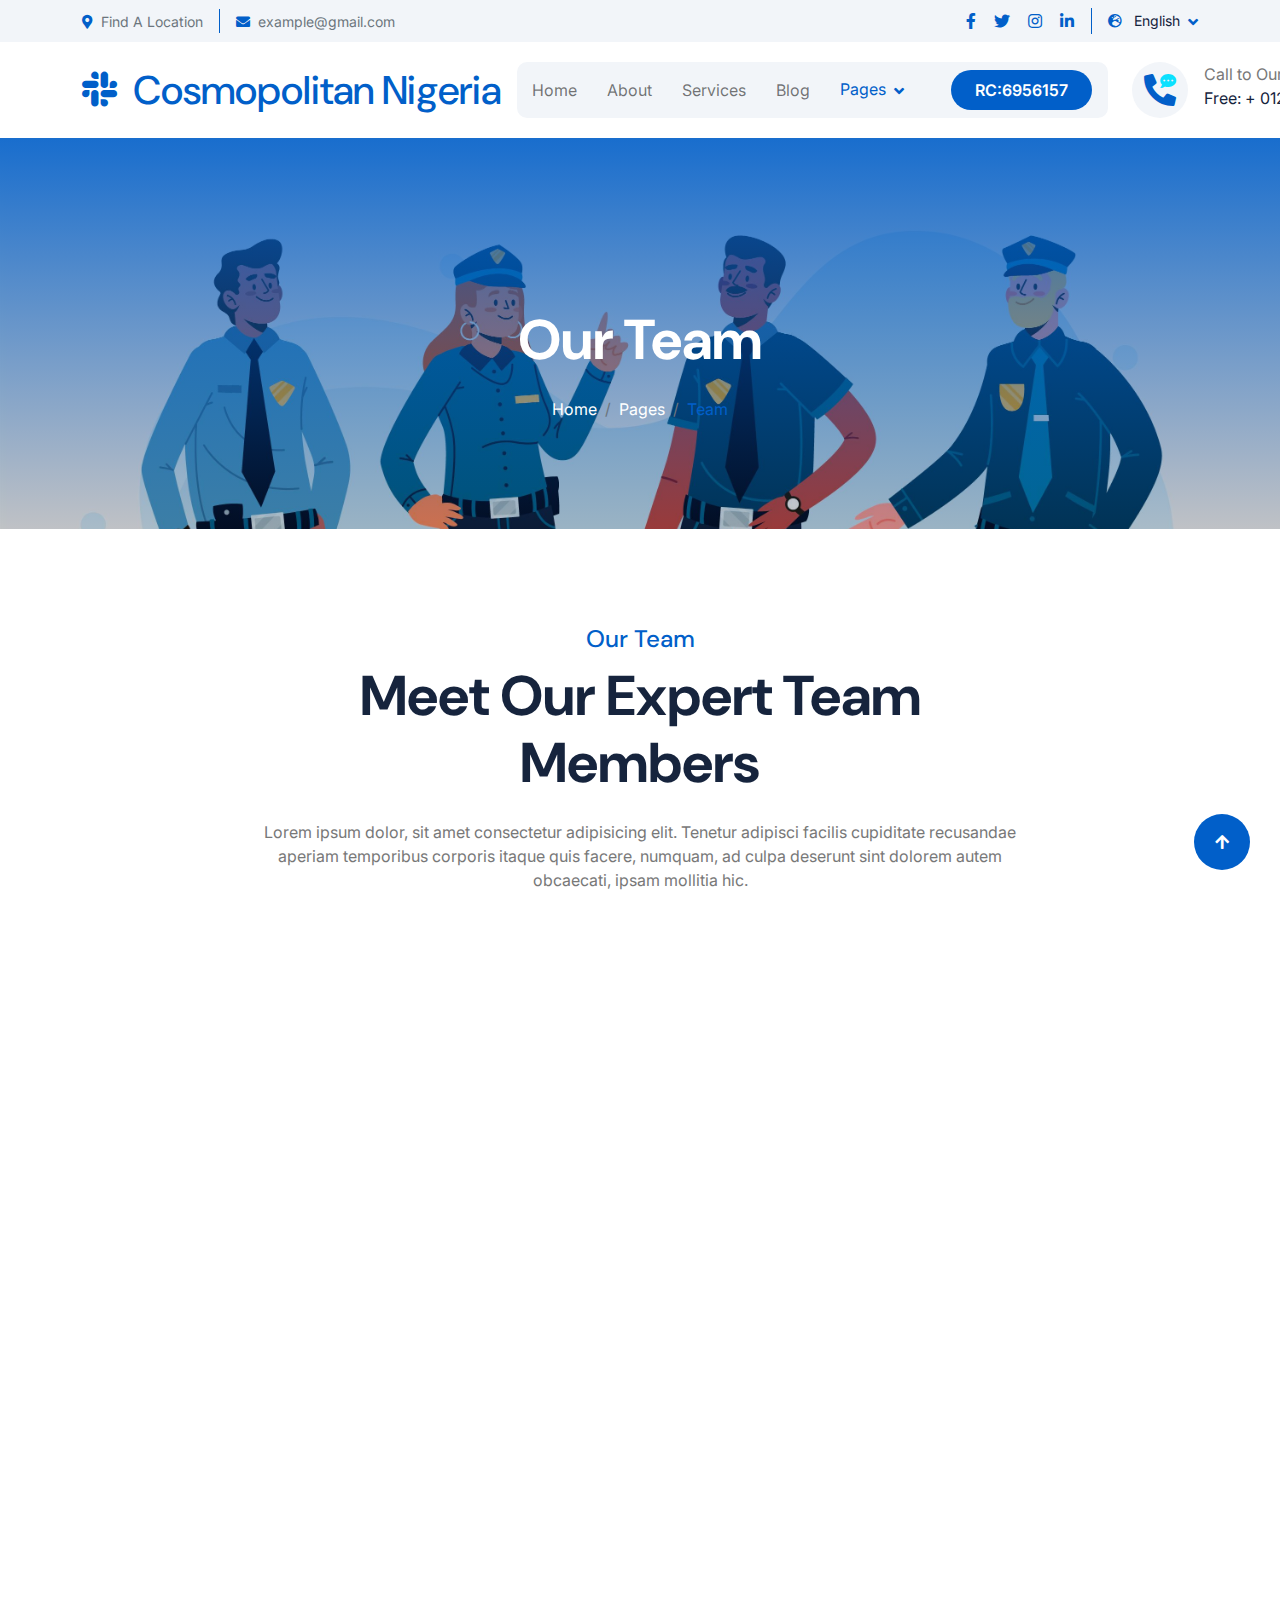
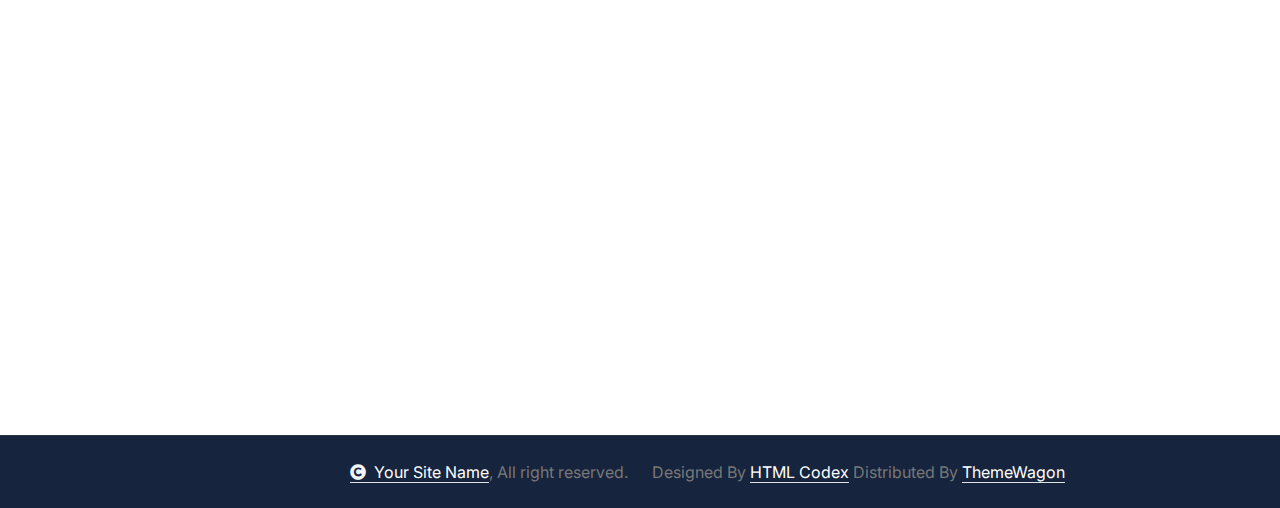
<file: team.html>
<!DOCTYPE html>
<html lang="en">

    <head>
        <meta charset="utf-8">
        <title>LifeSure - Life Insurance Website Template</title>
        <meta content="width=device-width, initial-scale=1.0" name="viewport">
        <meta content="" name="keywords">
        <meta content="" name="description">

        <!-- Google Web Fonts -->
        <link rel="preconnect" href="https://fonts.googleapis.com">
        <link rel="preconnect" href="https://fonts.gstatic.com" crossorigin>
        <link href="https://fonts.googleapis.com/css2?family=DM+Sans:ital,opsz,wght@0,9..40,100..1000;1,9..40,100..1000&family=Inter:slnt,wght@-10..0,100..900&display=swap" rel="stylesheet">

        <!-- Icon Font Stylesheet -->
        <link rel="stylesheet" href="https://use.fontawesome.com/releases/v5.15.4/css/all.css"/>
        <link href="https://cdn.jsdelivr.net/npm/bootstrap-icons@1.4.1/font/bootstrap-icons.css" rel="stylesheet">

        <!-- Libraries Stylesheet -->
        <link rel="stylesheet" href="lib/animate/animate.min.css"/>
        <link href="lib/lightbox/css/lightbox.min.css" rel="stylesheet">
        <link href="lib/owlcarousel/assets/owl.carousel.min.css" rel="stylesheet">


        <!-- Customized Bootstrap Stylesheet -->
        <link href="css/bootstrap.min.css" rel="stylesheet">

        <!-- Template Stylesheet -->
        <link href="css/style.css" rel="stylesheet">
    </head>

    <body>

        <!-- Spinner Start -->
        <div id="spinner" class="show bg-white position-fixed translate-middle w-100 vh-100 top-50 start-50 d-flex align-items-center justify-content-center">
            <div class="spinner-border text-primary" style="width: 3rem; height: 3rem;" role="status">
                <span class="sr-only">Loading...</span>
            </div>
        </div>
        <!-- Spinner End -->

        <!-- Topbar Start -->
        <div class="container-fluid topbar px-0 px-lg-4 bg-light py-2 d-none d-lg-block">
            <div class="container">
                <div class="row gx-0 align-items-center">
                    <div class="col-lg-8 text-center text-lg-start mb-lg-0">
                        <div class="d-flex flex-wrap">
                            <div class="border-end border-primary pe-3">
                                <a href="#" class="text-muted small"><i class="fas fa-map-marker-alt text-primary me-2"></i>Find A Location</a>
                            </div>
                            <div class="ps-3">
                                <a href="mailto:example@gmail.com" class="text-muted small"><i class="fas fa-envelope text-primary me-2"></i>example@gmail.com</a>
                            </div>
                        </div>
                    </div>
                    <div class="col-lg-4 text-center text-lg-end">
                        <div class="d-flex justify-content-end">
                            <div class="d-flex border-end border-primary pe-3">
                                <a class="btn p-0 text-primary me-3" href="#"><i class="fab fa-facebook-f"></i></a>
                                <a class="btn p-0 text-primary me-3" href="#"><i class="fab fa-twitter"></i></a>
                                <a class="btn p-0 text-primary me-3" href="#"><i class="fab fa-instagram"></i></a>
                                <a class="btn p-0 text-primary me-0" href="#"><i class="fab fa-linkedin-in"></i></a>
                            </div>
                            <div class="dropdown ms-3">
                                <a href="#" class="dropdown-toggle text-dark" data-bs-toggle="dropdown"><small><i class="fas fa-globe-europe text-primary me-2"></i> English</small></a>
                                <div class="dropdown-menu rounded">
                                    <a href="#" class="dropdown-item">English</a>
                                    <a href="#" class="dropdown-item">Bangla</a>
                                    <a href="#" class="dropdown-item">French</a>
                                    <a href="#" class="dropdown-item">Spanish</a>
                                    <a href="#" class="dropdown-item">Arabic</a>
                                </div>
                            </div>
                        </div>
                    </div>
                </div>
            </div>
        </div>
        <!-- Topbar End -->

        <!-- Navbar & Hero Start -->
        <div class="container-fluid nav-bar px-0 px-lg-4 py-lg-0">
            <div class="container">
                <nav class="navbar navbar-expand-lg navbar-light"> 
                    <a href="#" class="navbar-brand p-0">
                        <h1 class="text-primary mb-0"><i class="fab fa-slack me-2"></i> Cosmopolitan Nigeria</h1>
                        <!-- <img src="img/logo.png" alt="Logo"> -->
                    </a>
                    <button class="navbar-toggler" type="button" data-bs-toggle="collapse" data-bs-target="#navbarCollapse">
                        <span class="fa fa-bars"></span>
                    </button>
                    <div class="collapse navbar-collapse" id="navbarCollapse">
                        <div class="navbar-nav mx-0 mx-lg-auto">
                            <a href="index.html" class="nav-item nav-link">Home</a>
                            <a href="about.html" class="nav-item nav-link">About</a>
                            <a href="service.html" class="nav-item nav-link">Services</a>
                            <a href="blog.html" class="nav-item nav-link">Blog</a>
                            <div class="nav-item dropdown active">
                                <a href="#" class="nav-link" data-bs-toggle="dropdown">
                                    <span class="dropdown-toggle">Pages</span>
                                </a>
                                <div class="dropdown-menu">
                                    <a href="feature.html" class="dropdown-item">Our Features</a>
                                    <a href="team.html" class="dropdown-item active">Our team</a>
                                    <a href="testimonial.html" class="dropdown-item">Testimonial</a>
                                    <a href="FAQ.html" class="dropdown-item">FAQs</a>
                                    <a href="contact.html" class="dropdown-item">Contact</a>
                                </div>
                            </div>
                            <!-- <a href="contact.html" class="nav-item nav-link">Contact</a> -->
                            <div class="nav-btn px-3">
                                <!-- <button class="btn-search btn btn-primary btn-md-square rounded-circle flex-shrink-0" data-bs-toggle="modal" data-bs-target="#searchModal"><i class="fas fa-search"></i></button> -->
                                <a href="#" class="btn btn-primary rounded-pill py-2 px-4 ms-3 flex-shrink-0"> RC:6956157</a>
                            </div>
                        </div>
                    </div>
                    <div class="d-none d-xl-flex flex-shrink-0 ps-4">
                        <a href="#" class="btn btn-light btn-lg-square rounded-circle position-relative wow tada" data-wow-delay=".9s">
                            <i class="fa fa-phone-alt fa-2x"></i>
                            <div class="position-absolute" style="top: 7px; right: 12px;">
                                <span><i class="fa fa-comment-dots text-secondary"></i></span>
                            </div>
                        </a>
                        <div class="d-flex flex-column ms-3">
                            <span>Call to Our Experts</span>
                            <a href="tel:+ 0123 456 7890"><span class="text-dark">Free: + 0123 456 7890</span></a>
                        </div>
                    </div>
                </nav>
            </div>
        </div>
        <!-- Navbar & Hero End -->

        <!-- Modal Search Start -->
        <!-- <div class="modal fade" id="searchModal" tabindex="-1" aria-labelledby="exampleModalLabel" aria-hidden="true">
            <div class="modal-dialog modal-fullscreen">
                <div class="modal-content rounded-0">
                    <div class="modal-header">
                        <h5 class="modal-title" id="exampleModalLabel">Search by keyword</h5>
                        <button type="button" class="btn-close" data-bs-dismiss="modal" aria-label="Close"></button>
                    </div>
                    <div class="modal-body d-flex align-items-center bg-primary">
                        <div class="input-group w-75 mx-auto d-flex">
                            <input type="search" class="form-control p-3" placeholder="keywords" aria-describedby="search-icon-1">
                            <span id="search-icon-1" class="btn bg-light border nput-group-text p-3"><i class="fa fa-search"></i></span>
                        </div>
                    </div>
                </div>
            </div>
        </div> -->
        <!-- Modal Search End -->


        <!-- Header Start -->
        <div class="container-fluid bg-breadcrumb">
            <div class="container text-center py-5" style="max-width: 900px;">
                <h4 class="text-white display-4 mb-4 wow fadeInDown" data-wow-delay="0.1s">Our Team</h4>
                <ol class="breadcrumb d-flex justify-content-center mb-0 wow fadeInDown" data-wow-delay="0.3s">
                    <li class="breadcrumb-item"><a href="index.html">Home</a></li>
                    <li class="breadcrumb-item"><a href="#">Pages</a></li>
                    <li class="breadcrumb-item active text-primary">Team</li>
                </ol>    
            </div>
        </div>
        <!-- Header End -->


        <!-- Team Start -->
        <div class="container-fluid team py-5">
            <div class="container py-5">
                <div class="text-center mx-auto pb-5 wow fadeInUp" data-wow-delay="0.2s" style="max-width: 800px;">
                    <h4 class="text-primary">Our Team</h4>
                    <h1 class="display-4 mb-4">Meet Our Expert Team Members</h1>
                    <p class="mb-0">Lorem ipsum dolor, sit amet consectetur adipisicing elit. Tenetur adipisci facilis cupiditate recusandae aperiam temporibus corporis itaque quis facere, numquam, ad culpa deserunt sint dolorem autem obcaecati, ipsam mollitia hic.
                    </p>
                </div>
                <div class="row g-4">
                    <div class="col-md-6 col-lg-6 col-xl-3 wow fadeInUp" data-wow-delay="0.2s">
                        <div class="team-item">
                            <div class="team-img">
                                <img src="img/team-1.jpg" class="img-fluid rounded-top w-100" alt="">
                                <div class="team-icon">
                                    <a class="btn btn-primary btn-sm-square rounded-pill mb-2" href=""><i class="fab fa-facebook-f"></i></a>
                                    <a class="btn btn-primary btn-sm-square rounded-pill mb-2" href=""><i class="fab fa-twitter"></i></a>
                                    <a class="btn btn-primary btn-sm-square rounded-pill mb-2" href=""><i class="fab fa-linkedin-in"></i></a>
                                    <a class="btn btn-primary btn-sm-square rounded-pill mb-0" href=""><i class="fab fa-instagram"></i></a>
                                </div>
                            </div>
                            <div class="team-title p-4">
                                <h4 class="mb-0">David James</h4>
                                <p class="mb-0">Profession</p>
                            </div>
                        </div>
                    </div>
                    <div class="col-md-6 col-lg-6 col-xl-3 wow fadeInUp" data-wow-delay="0.4s">
                        <div class="team-item">
                            <div class="team-img">
                                <img src="img/team-2.jpg" class="img-fluid rounded-top w-100" alt="">
                                <div class="team-icon">
                                    <a class="btn btn-primary btn-sm-square rounded-pill mb-2" href=""><i class="fab fa-facebook-f"></i></a>
                                    <a class="btn btn-primary btn-sm-square rounded-pill mb-2" href=""><i class="fab fa-twitter"></i></a>
                                    <a class="btn btn-primary btn-sm-square rounded-pill mb-2" href=""><i class="fab fa-linkedin-in"></i></a>
                                    <a class="btn btn-primary btn-sm-square rounded-pill mb-0" href=""><i class="fab fa-instagram"></i></a>
                                </div>
                            </div>
                            <div class="team-title p-4">
                                <h4 class="mb-0">David James</h4>
                                <p class="mb-0">Profession</p>
                            </div>
                        </div>
                    </div>
                    <div class="col-md-6 col-lg-6 col-xl-3 wow fadeInUp" data-wow-delay="0.6s">
                        <div class="team-item">
                            <div class="team-img">
                                <img src="img/team-3.jpg" class="img-fluid rounded-top w-100" alt="">
                                <div class="team-icon">
                                    <a class="btn btn-primary btn-sm-square rounded-pill mb-2" href=""><i class="fab fa-facebook-f"></i></a>
                                    <a class="btn btn-primary btn-sm-square rounded-pill mb-2" href=""><i class="fab fa-twitter"></i></a>
                                    <a class="btn btn-primary btn-sm-square rounded-pill mb-2" href=""><i class="fab fa-linkedin-in"></i></a>
                                    <a class="btn btn-primary btn-sm-square rounded-pill mb-0" href=""><i class="fab fa-instagram"></i></a>
                                </div>
                            </div>
                            <div class="team-title p-4">
                                <h4 class="mb-0">David James</h4>
                                <p class="mb-0">Profession</p>
                            </div>
                        </div>
                    </div>
                    <div class="col-md-6 col-lg-6 col-xl-3 wow fadeInUp" data-wow-delay="0.8s">
                        <div class="team-item">
                            <div class="team-img">
                                <img src="img/team-4.jpg" class="img-fluid rounded-top w-100" alt="">
                                <div class="team-icon">
                                    <a class="btn btn-primary btn-sm-square rounded-pill mb-2" href=""><i class="fab fa-facebook-f"></i></a>
                                    <a class="btn btn-primary btn-sm-square rounded-pill mb-2" href=""><i class="fab fa-twitter"></i></a>
                                    <a class="btn btn-primary btn-sm-square rounded-pill mb-2" href=""><i class="fab fa-linkedin-in"></i></a>
                                    <a class="btn btn-primary btn-sm-square rounded-pill mb-0" href=""><i class="fab fa-instagram"></i></a>
                                </div>
                            </div>
                            <div class="team-title p-4">
                                <h4 class="mb-0">David James</h4>
                                <p class="mb-0">Profession</p>
                            </div>
                        </div>
                    </div>
                </div>
            </div>
        </div>
        <!-- Team End -->


        <!-- Footer Start -->
        <div class="container-fluid footer py-5 wow fadeIn" data-wow-delay="0.2s">
            <div class="container py-5">
                <div class="row g-5">
                    <div class="col-xl-9">
                        <div class="mb-5">
                            <div class="row g-4">
                                <div class="col-md-6 col-lg-6 col-xl-5">
                                    <div class="footer-item">
                                        <a href="index.html" class="p-0">
                                            <h3 class="text-white"><i class="fab fa-slack me-3"></i> LifeSure</h3>
                                            <!-- <img src="img/logo.png" alt="Logo"> -->
                                        </a>
                                        <p class="text-white mb-4">Dolor amet sit justo amet elitr clita ipsum elitr est.Lorem ipsum dolor sit amet, consectetur adipiscing...</p>
                                        <div class="footer-btn d-flex">
                                            <a class="btn btn-md-square rounded-circle me-3" href="#"><i class="fab fa-facebook-f"></i></a>
                                            <a class="btn btn-md-square rounded-circle me-3" href="#"><i class="fab fa-twitter"></i></a>
                                            <a class="btn btn-md-square rounded-circle me-3" href="#"><i class="fab fa-instagram"></i></a>
                                            <a class="btn btn-md-square rounded-circle me-0" href="#"><i class="fab fa-linkedin-in"></i></a>
                                        </div>
                                    </div>
                                </div>
                                <div class="col-md-6 col-lg-6 col-xl-3">
                                    <div class="footer-item">
                                        <h4 class="text-white mb-4">Useful Links</h4>
                                        <a href="#"><i class="fas fa-angle-right me-2"></i> About Us</a>
                                        <a href="#"><i class="fas fa-angle-right me-2"></i> Features</a>
                                        <a href="#"><i class="fas fa-angle-right me-2"></i> Services</a>
                                        <a href="#"><i class="fas fa-angle-right me-2"></i> FAQ's</a>
                                        <a href="#"><i class="fas fa-angle-right me-2"></i> Blogs</a>
                                        <a href="#"><i class="fas fa-angle-right me-2"></i> Contact</a>
                                    </div>
                                </div>
                                <div class="col-md-6 col-lg-6 col-xl-4">
                                    <div class="footer-item">
                                        <h4 class="mb-4 text-white">Gallery</h4>
                                        <div class="row g-3">
                                            <div class="col-4">
                                                <div class="footer-instagram rounded">
                                                    <img src="img/instagram-footer-1.jpg" class="img-fluid w-100" alt="">
                                                    <div class="footer-search-icon">
                                                        <a href="img/instagram-footer-1.jpg" data-lightbox="footerInstagram-1" class="my-auto"><i class="fas fa-link text-white"></i></a>
                                                    </div>
                                                </div>
                                           </div>
                                           <div class="col-4">
                                                <div class="footer-instagram rounded">
                                                    <img src="img/instagram-footer-2.jpg" class="img-fluid w-100" alt="">
                                                    <div class="footer-search-icon">
                                                        <a href="img/instagram-footer-2.jpg" data-lightbox="footerInstagram-2" class="my-auto"><i class="fas fa-link text-white"></i></a>
                                                    </div>
                                                </div>
                                           </div>
                                            <div class="col-4">
                                                <div class="footer-instagram rounded">
                                                    <img src="img/footer-pic-3.jpg" class="img-fluid w-100" alt="">
                                                    <div class="footer-search-icon">
                                                        <a href="img/instagram-footer-3.jpg" data-lightbox="footerInstagram-3" class="my-auto"><i class="fas fa-link text-white"></i></a>
                                                    </div>
                                                </div>
                                           </div>
                                            <div class="col-4">
                                                <div class="footer-instagram rounded">
                                                    <img src="img/footer-pic-4.jpg" class="img-fluid w-100" alt="">
                                                    <div class="footer-search-icon">
                                                        <a href="img/instagram-footer-4.jpg" data-lightbox="footerInstagram-4" class="my-auto"><i class="fas fa-link text-white"></i></a>
                                                    </div>
                                                </div>
                                           </div>
                                            <div class="col-4">
                                                <div class="footer-instagram rounded">
                                                    <img src="img/footer-pic-2.jpg" class="img-fluid w-100" alt="">
                                                    <div class="footer-search-icon">
                                                        <a href="img/instagram-footer-5.jpg" data-lightbox="footerInstagram-5" class="my-auto"><i class="fas fa-link text-white"></i></a>
                                                    </div>
                                                </div>
                                           </div>
                                           <div class="col-4">
                                                <div class="footer-instagram rounded">
                                                    <img src="img/footer-pic-1.jpg" class="img-fluid w-100" alt="">
                                                    <div class="footer-search-icon">
                                                        <a href="img/instagram-footer-6.jpg" data-lightbox="footerInstagram-6" class="my-auto"><i class="fas fa-link text-white"></i></a>
                                                    </div>
                                                </div>
                                            </div>
                                        </div>
                                    </div>
                                </div>
                            </div>
                        </div>
                        <div class="pt-5" style="border-top: 1px solid rgba(255, 255, 255, 0.08);">
                            <div class="row g-0">
                                <div class="col-12">
                                    <div class="row g-4">
                                        <div class="col-lg-6 col-xl-4">
                                            <div class="d-flex">
                                                <div class="btn-xl-square bg-primary text-white rounded p-4 me-4">
                                                    <i class="fas fa-map-marker-alt fa-2x"></i>
                                                </div>
                                                <div>
                                                    <h4 class="text-white">Address</h4>
                                                    <p class="mb-0">123 Street New York.USA</p>
                                                </div>
                                            </div>
                                        </div>
                                        <div class="col-lg-6 col-xl-4">
                                            <div class="d-flex">
                                                <div class="btn-xl-square bg-primary text-white rounded p-4 me-4">
                                                    <i class="fas fa-envelope fa-2x"></i>
                                                </div>
                                                <div>
                                                    <h4 class="text-white">Mail Us</h4>
                                                    <p class="mb-0">info@example.com</p>
                                                </div>
                                            </div>
                                        </div>
                                        <div class="col-lg-6 col-xl-4">
                                            <div class="d-flex">
                                                <div class="btn-xl-square bg-primary text-white rounded p-4 me-4">
                                                    <i class="fa fa-phone-alt fa-2x"></i>
                                                </div>
                                                <div>
                                                    <h4 class="text-white">Telephone</h4>
                                                    <p class="mb-0">(+012) 3456 7890</p>
                                                </div>
                                            </div>
                                        </div>
                                    </div>
                                </div>
                            </div>
                        </div>
                    </div>
                    
                    <div class="col-xl-3">
                        <div class="footer-item">
                            <h4 class="text-white mb-4">Newsletter</h4>
                            <p class="text-white mb-3">Dolor amet sit justo amet elitr clita ipsum elitr est.Lorem ipsum dolor sit amet, consectetur adipiscing elit.</p>
                            <div class="position-relative rounded-pill mb-4">
                                <input class="form-control rounded-pill w-100 py-3 ps-4 pe-5" type="text" placeholder="Enter your email">
                                <button type="button" class="btn btn-primary rounded-pill position-absolute top-0 end-0 py-2 mt-2 me-2">SignUp</button>
                            </div>
                            <div class="d-flex flex-shrink-0">
                                <div class="footer-btn">
                                    <a href="#" class="btn btn-lg-square rounded-circle position-relative wow tada" data-wow-delay=".9s">
                                        <i class="fa fa-phone-alt fa-2x"></i>
                                        <div class="position-absolute" style="top: 2px; right: 12px;">
                                            <span><i class="fa fa-comment-dots text-secondary"></i></span>
                                        </div>
                                    </a>
                                </div>
                                <div class="d-flex flex-column ms-3 flex-shrink-0">
                                    <span>Call to Our Experts</span>
                                    <a href="tel:+ 0123 456 7890"><span class="text-white">Free: + 0123 456 7890</span></a>
                                </div>
                            </div>
                        </div>
                    </div>
                </div>
            </div>
        </div>
        <!-- Footer End -->
        
        <!-- Copyright Start -->
        <div class="container-fluid copyright py-4">
            <div class="container">
                <div class="row g-4 align-items-center">
                    <div class="col-md-6 text-center text-md-end mb-md-0">
                        <span class="text-body"><a href="#" class="border-bottom text-white"><i class="fas fa-copyright text-light me-2"></i>Your Site Name</a>, All right reserved.</span>
                    </div>
                    <div class="col-md-6 text-center text-md-start text-body">
                        <!--/*** This template is free as long as you keep the below author’s credit link/attribution link/backlink. ***/-->
                        <!--/*** If you'd like to use the template without the below author’s credit link/attribution link/backlink, ***/-->
                        <!--/*** you can purchase the Credit Removal License from "https://htmlcodex.com/credit-removal". ***/-->
                        Designed By <a class="border-bottom text-white" href="https://htmlcodex.com">HTML Codex</a> Distributed By <a class="border-bottom text-white" href="https://themewagon.com">ThemeWagon</a>
                    </div>
                </div>
            </div>
        </div>
        <!-- Copyright End -->


        <!-- Back to Top -->
        <a href="#" class="btn btn-primary btn-lg-square rounded-circle back-to-top"><i class="fa fa-arrow-up"></i></a>   

        
        <!-- JavaScript Libraries -->
        <script src="https://ajax.googleapis.com/ajax/libs/jquery/3.6.4/jquery.min.js"></script>
        <script src="https://cdn.jsdelivr.net/npm/bootstrap@5.0.0/dist/js/bootstrap.bundle.min.js"></script>
        <script src="lib/wow/wow.min.js"></script>
        <script src="lib/easing/easing.min.js"></script>
        <script src="lib/waypoints/waypoints.min.js"></script>
        <script src="lib/counterup/counterup.min.js"></script>
        <script src="lib/lightbox/js/lightbox.min.js"></script>
        <script src="lib/owlcarousel/owl.carousel.min.js"></script>
        

        <!-- Template Javascript -->
        <script src="js/main.js"></script>
    </body>

</html>
</file>
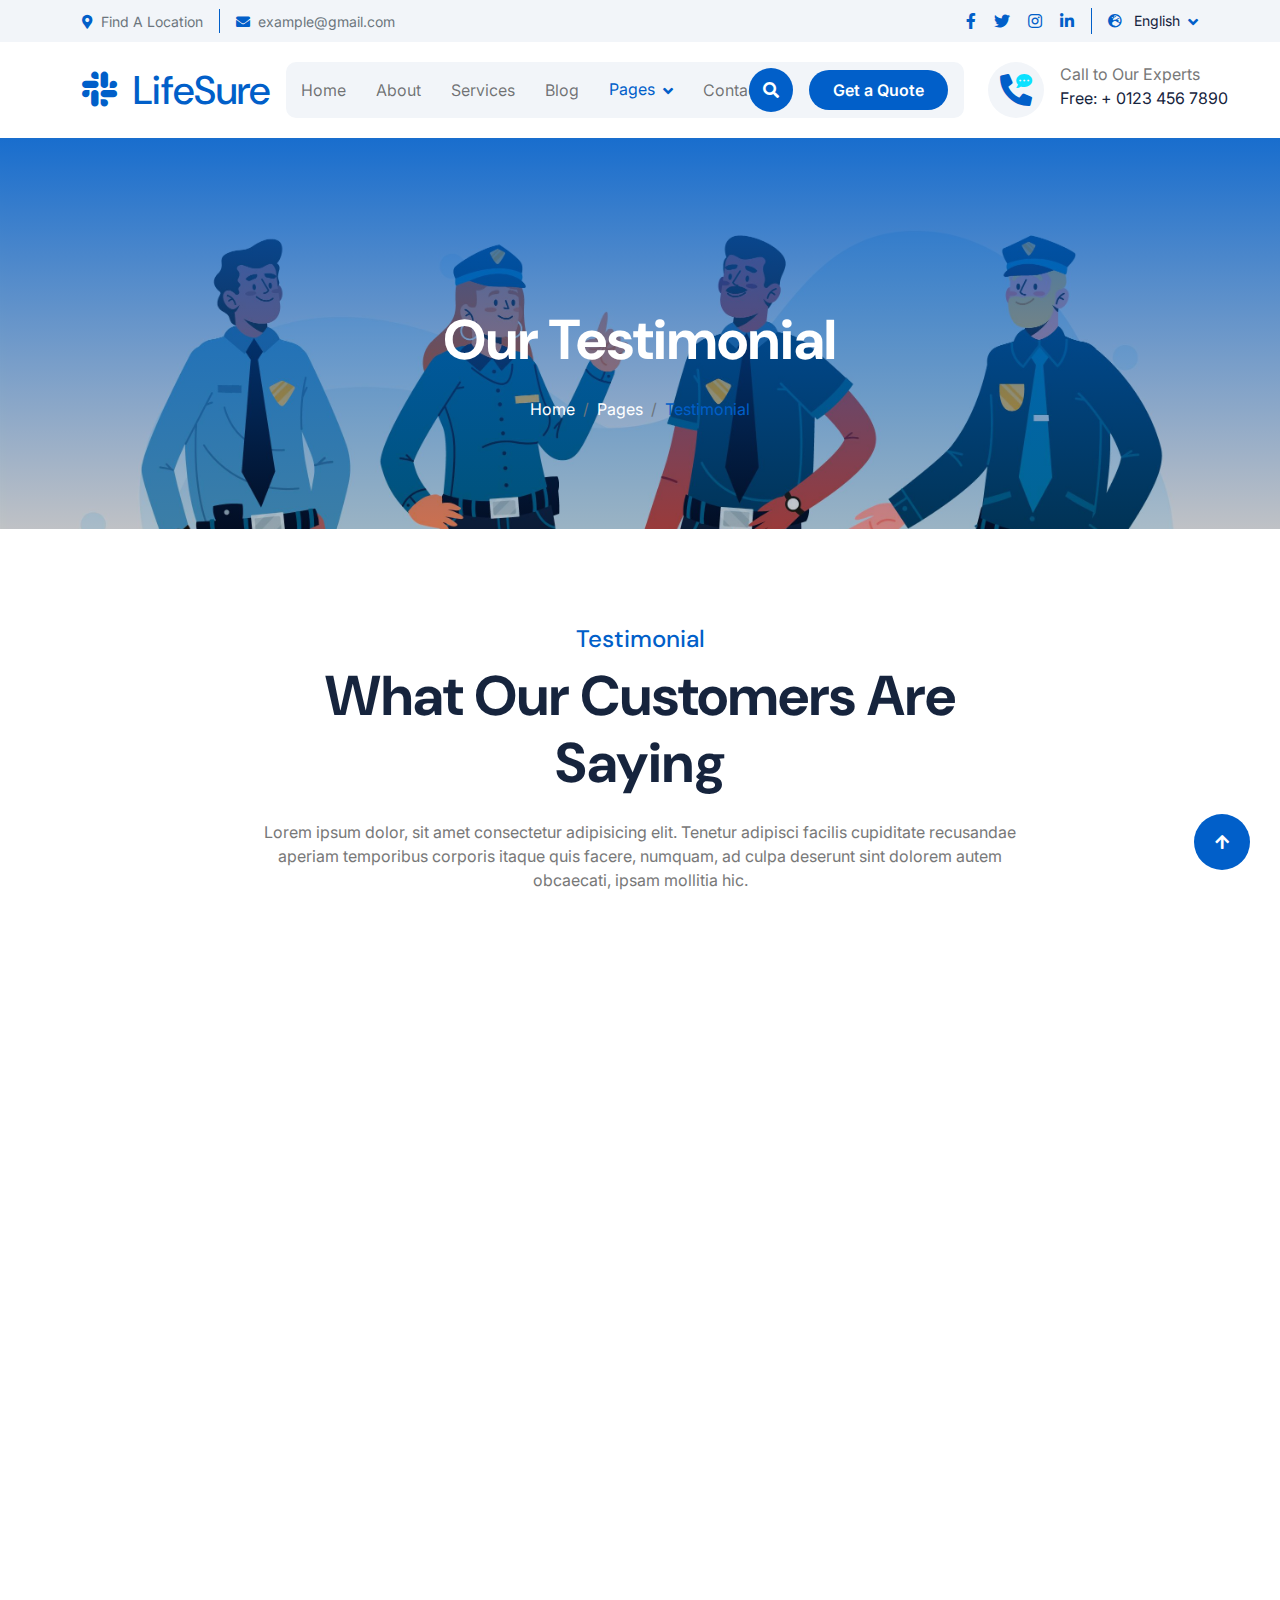
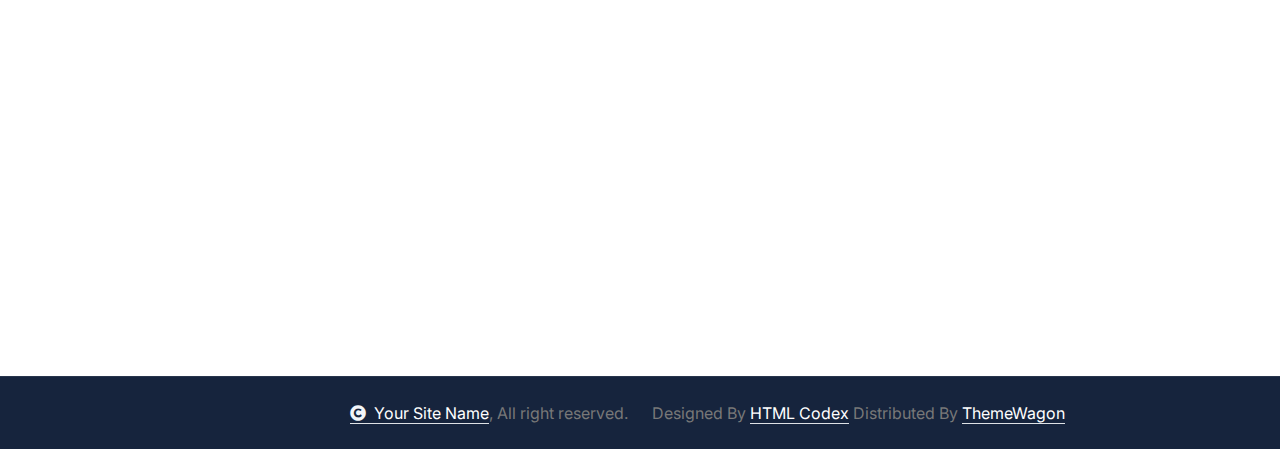
<file: testimonial.html>
<!DOCTYPE html>
<html lang="en">

    <head>
        <meta charset="utf-8">
        <title>LifeSure - Life Insurance Website Template</title>
        <meta content="width=device-width, initial-scale=1.0" name="viewport">
        <meta content="" name="keywords">
        <meta content="" name="description">

        <!-- Google Web Fonts -->
        <link rel="preconnect" href="https://fonts.googleapis.com">
        <link rel="preconnect" href="https://fonts.gstatic.com" crossorigin>
        <link href="https://fonts.googleapis.com/css2?family=DM+Sans:ital,opsz,wght@0,9..40,100..1000;1,9..40,100..1000&family=Inter:slnt,wght@-10..0,100..900&display=swap" rel="stylesheet">

        <!-- Icon Font Stylesheet -->
        <link rel="stylesheet" href="https://use.fontawesome.com/releases/v5.15.4/css/all.css"/>
        <link href="https://cdn.jsdelivr.net/npm/bootstrap-icons@1.4.1/font/bootstrap-icons.css" rel="stylesheet">

        <!-- Libraries Stylesheet -->
        <link rel="stylesheet" href="lib/animate/animate.min.css"/>
        <link href="lib/lightbox/css/lightbox.min.css" rel="stylesheet">
        <link href="lib/owlcarousel/assets/owl.carousel.min.css" rel="stylesheet">


        <!-- Customized Bootstrap Stylesheet -->
        <link href="css/bootstrap.min.css" rel="stylesheet">

        <!-- Template Stylesheet -->
        <link href="css/style.css" rel="stylesheet">
    </head>

    <body>

        <!-- Spinner Start -->
        <div id="spinner" class="show bg-white position-fixed translate-middle w-100 vh-100 top-50 start-50 d-flex align-items-center justify-content-center">
            <div class="spinner-border text-primary" style="width: 3rem; height: 3rem;" role="status">
                <span class="sr-only">Loading...</span>
            </div>
        </div>
        <!-- Spinner End -->

        <!-- Topbar Start -->
        <div class="container-fluid topbar px-0 px-lg-4 bg-light py-2 d-none d-lg-block">
            <div class="container">
                <div class="row gx-0 align-items-center">
                    <div class="col-lg-8 text-center text-lg-start mb-lg-0">
                        <div class="d-flex flex-wrap">
                            <div class="border-end border-primary pe-3">
                                <a href="#" class="text-muted small"><i class="fas fa-map-marker-alt text-primary me-2"></i>Find A Location</a>
                            </div>
                            <div class="ps-3">
                                <a href="mailto:example@gmail.com" class="text-muted small"><i class="fas fa-envelope text-primary me-2"></i>example@gmail.com</a>
                            </div>
                        </div>
                    </div>
                    <div class="col-lg-4 text-center text-lg-end">
                        <div class="d-flex justify-content-end">
                            <div class="d-flex border-end border-primary pe-3">
                                <a class="btn p-0 text-primary me-3" href="#"><i class="fab fa-facebook-f"></i></a>
                                <a class="btn p-0 text-primary me-3" href="#"><i class="fab fa-twitter"></i></a>
                                <a class="btn p-0 text-primary me-3" href="#"><i class="fab fa-instagram"></i></a>
                                <a class="btn p-0 text-primary me-0" href="#"><i class="fab fa-linkedin-in"></i></a>
                            </div>
                            <div class="dropdown ms-3">
                                <a href="#" class="dropdown-toggle text-dark" data-bs-toggle="dropdown"><small><i class="fas fa-globe-europe text-primary me-2"></i> English</small></a>
                                <div class="dropdown-menu rounded">
                                    <a href="#" class="dropdown-item">English</a>
                                    <a href="#" class="dropdown-item">Bangla</a>
                                    <a href="#" class="dropdown-item">French</a>
                                    <a href="#" class="dropdown-item">Spanish</a>
                                    <a href="#" class="dropdown-item">Arabic</a>
                                </div>
                            </div>
                        </div>
                    </div>
                </div>
            </div>
        </div>
        <!-- Topbar End -->

        <!-- Navbar & Hero Start -->
        <div class="container-fluid nav-bar px-0 px-lg-4 py-lg-0">
            <div class="container">
                <nav class="navbar navbar-expand-lg navbar-light"> 
                    <a href="#" class="navbar-brand p-0">
                        <h1 class="text-primary mb-0"><i class="fab fa-slack me-2"></i> LifeSure</h1>
                        <!-- <img src="img/logo.png" alt="Logo"> -->
                    </a>
                    <button class="navbar-toggler" type="button" data-bs-toggle="collapse" data-bs-target="#navbarCollapse">
                        <span class="fa fa-bars"></span>
                    </button>
                    <div class="collapse navbar-collapse" id="navbarCollapse">
                        <div class="navbar-nav mx-0 mx-lg-auto">
                            <a href="index.html" class="nav-item nav-link">Home</a>
                            <a href="about.html" class="nav-item nav-link">About</a>
                            <a href="service.html" class="nav-item nav-link">Services</a>
                            <a href="blog.html" class="nav-item nav-link">Blog</a>
                            <div class="nav-item dropdown active">
                                <a href="#" class="nav-link" data-bs-toggle="dropdown">
                                    <span class="dropdown-toggle">Pages</span>
                                </a>
                                <div class="dropdown-menu">
                                    <a href="feature.html" class="dropdown-item">Our Features</a>
                                    <a href="team.html" class="dropdown-item">Our team</a>
                                    <a href="testimonial.html" class="dropdown-item active">Testimonial</a>
                                    <a href="FAQ.html" class="dropdown-item">FAQs</a>
                                    <a href="404.html" class="dropdown-item">404 Page</a>
                                </div>
                            </div>
                            <a href="contact.html" class="nav-item nav-link">Contact</a>
                            <div class="nav-btn px-3">
                                <button class="btn-search btn btn-primary btn-md-square rounded-circle flex-shrink-0" data-bs-toggle="modal" data-bs-target="#searchModal"><i class="fas fa-search"></i></button>
                                <a href="#" class="btn btn-primary rounded-pill py-2 px-4 ms-3 flex-shrink-0"> Get a Quote</a>
                            </div>
                        </div>
                    </div>
                    <div class="d-none d-xl-flex flex-shrink-0 ps-4">
                        <a href="#" class="btn btn-light btn-lg-square rounded-circle position-relative wow tada" data-wow-delay=".9s">
                            <i class="fa fa-phone-alt fa-2x"></i>
                            <div class="position-absolute" style="top: 7px; right: 12px;">
                                <span><i class="fa fa-comment-dots text-secondary"></i></span>
                            </div>
                        </a>
                        <div class="d-flex flex-column ms-3">
                            <span>Call to Our Experts</span>
                            <a href="tel:+ 0123 456 7890"><span class="text-dark">Free: + 0123 456 7890</span></a>
                        </div>
                    </div>
                </nav>
            </div>
        </div>
        <!-- Navbar & Hero End -->

        <!-- Modal Search Start -->
        <div class="modal fade" id="searchModal" tabindex="-1" aria-labelledby="exampleModalLabel" aria-hidden="true">
            <div class="modal-dialog modal-fullscreen">
                <div class="modal-content rounded-0">
                    <div class="modal-header">
                        <h5 class="modal-title" id="exampleModalLabel">Search by keyword</h5>
                        <button type="button" class="btn-close" data-bs-dismiss="modal" aria-label="Close"></button>
                    </div>
                    <div class="modal-body d-flex align-items-center bg-primary">
                        <div class="input-group w-75 mx-auto d-flex">
                            <input type="search" class="form-control p-3" placeholder="keywords" aria-describedby="search-icon-1">
                            <span id="search-icon-1" class="btn bg-light border nput-group-text p-3"><i class="fa fa-search"></i></span>
                        </div>
                    </div>
                </div>
            </div>
        </div>
        <!-- Modal Search End -->


        <!-- Header Start -->
        <div class="container-fluid bg-breadcrumb">
            <div class="container text-center py-5" style="max-width: 900px;">
                <h4 class="text-white display-4 mb-4 wow fadeInDown" data-wow-delay="0.1s">Our Testimonial</h4>
                <ol class="breadcrumb d-flex justify-content-center mb-0 wow fadeInDown" data-wow-delay="0.3s">
                    <li class="breadcrumb-item"><a href="index.html">Home</a></li>
                    <li class="breadcrumb-item"><a href="#">Pages</a></li>
                    <li class="breadcrumb-item active text-primary">Testimonial</li>
                </ol>    
            </div>
        </div>
        <!-- Header End -->


        <!-- Testimonial Start -->
        <div class="container-fluid testimonial py-5">
            <div class="container py-5">
                <div class="text-center mx-auto pb-5 wow fadeInUp" data-wow-delay="0.2s" style="max-width: 800px;">
                    <h4 class="text-primary">Testimonial</h4>
                    <h1 class="display-4 mb-4">What Our Customers Are Saying</h1>
                    <p class="mb-0">Lorem ipsum dolor, sit amet consectetur adipisicing elit. Tenetur adipisci facilis cupiditate recusandae aperiam temporibus corporis itaque quis facere, numquam, ad culpa deserunt sint dolorem autem obcaecati, ipsam mollitia hic.
                    </p>
                </div>
                <div class="owl-carousel testimonial-carousel wow fadeInUp" data-wow-delay="0.2s">
                    <div class="testimonial-item bg-light rounded">
                        <div class="row g-0">
                            <div class="col-4  col-lg-4 col-xl-3">
                                <div class="h-100">
                                    <img src="img/testimonial-1.jpg" class="img-fluid h-100 rounded" style="object-fit: cover;" alt="">
                                </div>
                            </div>
                            <div class="col-8 col-lg-8 col-xl-9">
                                <div class="d-flex flex-column my-auto text-start p-4">
                                    <h4 class="text-dark mb-0">Client Name</h4>
                                    <p class="mb-3">Profession</p>
                                    <div class="d-flex text-primary mb-3">
                                        <i class="fas fa-star"></i>
                                        <i class="fas fa-star"></i>
                                        <i class="fas fa-star"></i>
                                        <i class="fas fa-star"></i>
                                        <i class="fas fa-star"></i>
                                    </div>
                                    <p class="mb-0">Lorem, ipsum dolor sit amet consectetur adipisicing elit. Enim error molestiae aut modi corrupti fugit eaque rem nulla incidunt temporibus quisquam,
                                    </p>
                                </div>
                            </div>
                        </div>
                    </div>
                    <div class="testimonial-item bg-light rounded">
                        <div class="row g-0">
                            <div class="col-4  col-lg-4 col-xl-3">
                                <div class="h-100">
                                    <img src="img/testimonial-2.jpg" class="img-fluid h-100 rounded" style="object-fit: cover;" alt="">
                                </div>
                            </div>
                            <div class="col-8 col-lg-8 col-xl-9">
                                <div class="d-flex flex-column my-auto text-start p-4">
                                    <h4 class="text-dark mb-0">Client Name</h4>
                                    <p class="mb-3">Profession</p>
                                    <div class="d-flex text-primary mb-3">
                                        <i class="fas fa-star"></i>
                                        <i class="fas fa-star"></i>
                                        <i class="fas fa-star"></i>
                                        <i class="fas fa-star"></i>
                                        <i class="fas fa-star text-body"></i>
                                    </div>
                                    <p class="mb-0">Lorem, ipsum dolor sit amet consectetur adipisicing elit. Enim error molestiae aut modi corrupti fugit eaque rem nulla incidunt temporibus quisquam,
                                    </p>
                                </div>
                            </div>
                        </div>
                    </div>
                    <div class="testimonial-item bg-light rounded">
                        <div class="row g-0">
                            <div class="col-4  col-lg-4 col-xl-3">
                                <div class="h-100">
                                    <img src="img/testimonial-3.jpg" class="img-fluid h-100 rounded" style="object-fit: cover;" alt="">
                                </div>
                            </div>
                            <div class="col-8 col-lg-8 col-xl-9">
                                <div class="d-flex flex-column my-auto text-start p-4">
                                    <h4 class="text-dark mb-0">Client Name</h4>
                                    <p class="mb-3">Profession</p>
                                    <div class="d-flex text-primary mb-3">
                                        <i class="fas fa-star"></i>
                                        <i class="fas fa-star"></i>
                                        <i class="fas fa-star"></i>
                                        <i class="fas fa-star text-body"></i>
                                        <i class="fas fa-star text-body"></i>
                                    </div>
                                    <p class="mb-0">Lorem, ipsum dolor sit amet consectetur adipisicing elit. Enim error molestiae aut modi corrupti fugit eaque rem nulla incidunt temporibus quisquam,
                                    </p>
                                </div>
                            </div>
                        </div>
                    </div>
                </div>
            </div>
        </div>
        <!-- Testimonial End -->


        <!-- Footer Start -->
        <div class="container-fluid footer py-5 wow fadeIn" data-wow-delay="0.2s">
            <div class="container py-5">
                <div class="row g-5">
                    <div class="col-xl-9">
                        <div class="mb-5">
                            <div class="row g-4">
                                <div class="col-md-6 col-lg-6 col-xl-5">
                                    <div class="footer-item">
                                        <a href="index.html" class="p-0">
                                            <h3 class="text-white"><i class="fab fa-slack me-3"></i> LifeSure</h3>
                                            <!-- <img src="img/logo.png" alt="Logo"> -->
                                        </a>
                                        <p class="text-white mb-4">Dolor amet sit justo amet elitr clita ipsum elitr est.Lorem ipsum dolor sit amet, consectetur adipiscing...</p>
                                        <div class="footer-btn d-flex">
                                            <a class="btn btn-md-square rounded-circle me-3" href="#"><i class="fab fa-facebook-f"></i></a>
                                            <a class="btn btn-md-square rounded-circle me-3" href="#"><i class="fab fa-twitter"></i></a>
                                            <a class="btn btn-md-square rounded-circle me-3" href="#"><i class="fab fa-instagram"></i></a>
                                            <a class="btn btn-md-square rounded-circle me-0" href="#"><i class="fab fa-linkedin-in"></i></a>
                                        </div>
                                    </div>
                                </div>
                                <div class="col-md-6 col-lg-6 col-xl-3">
                                    <div class="footer-item">
                                        <h4 class="text-white mb-4">Useful Links</h4>
                                        <a href="#"><i class="fas fa-angle-right me-2"></i> About Us</a>
                                        <a href="#"><i class="fas fa-angle-right me-2"></i> Features</a>
                                        <a href="#"><i class="fas fa-angle-right me-2"></i> Services</a>
                                        <a href="#"><i class="fas fa-angle-right me-2"></i> FAQ's</a>
                                        <a href="#"><i class="fas fa-angle-right me-2"></i> Blogs</a>
                                        <a href="#"><i class="fas fa-angle-right me-2"></i> Contact</a>
                                    </div>
                                </div>
                                <div class="col-md-6 col-lg-6 col-xl-4">
                                    <div class="footer-item">
                                        <h4 class="mb-4 text-white">Instagram</h4>
                                        <div class="row g-3">
                                            <div class="col-4">
                                                <div class="footer-instagram rounded">
                                                    <img src="img/instagram-footer-1.jpg" class="img-fluid w-100" alt="">
                                                    <div class="footer-search-icon">
                                                        <a href="img/instagram-footer-1.jpg" data-lightbox="footerInstagram-1" class="my-auto"><i class="fas fa-link text-white"></i></a>
                                                    </div>
                                                </div>
                                           </div>
                                           <div class="col-4">
                                                <div class="footer-instagram rounded">
                                                    <img src="img/instagram-footer-2.jpg" class="img-fluid w-100" alt="">
                                                    <div class="footer-search-icon">
                                                        <a href="img/instagram-footer-2.jpg" data-lightbox="footerInstagram-2" class="my-auto"><i class="fas fa-link text-white"></i></a>
                                                    </div>
                                                </div>
                                           </div>
                                            <div class="col-4">
                                                <div class="footer-instagram rounded">
                                                    <img src="img/instagram-footer-3.jpg" class="img-fluid w-100" alt="">
                                                    <div class="footer-search-icon">
                                                        <a href="img/instagram-footer-3.jpg" data-lightbox="footerInstagram-3" class="my-auto"><i class="fas fa-link text-white"></i></a>
                                                    </div>
                                                </div>
                                           </div>
                                            <div class="col-4">
                                                <div class="footer-instagram rounded">
                                                    <img src="img/instagram-footer-4.jpg" class="img-fluid w-100" alt="">
                                                    <div class="footer-search-icon">
                                                        <a href="img/instagram-footer-4.jpg" data-lightbox="footerInstagram-4" class="my-auto"><i class="fas fa-link text-white"></i></a>
                                                    </div>
                                                </div>
                                           </div>
                                            <div class="col-4">
                                                <div class="footer-instagram rounded">
                                                    <img src="img/instagram-footer-5.jpg" class="img-fluid w-100" alt="">
                                                    <div class="footer-search-icon">
                                                        <a href="img/instagram-footer-5.jpg" data-lightbox="footerInstagram-5" class="my-auto"><i class="fas fa-link text-white"></i></a>
                                                    </div>
                                                </div>
                                           </div>
                                           <div class="col-4">
                                                <div class="footer-instagram rounded">
                                                    <img src="img/instagram-footer-6.jpg" class="img-fluid w-100" alt="">
                                                    <div class="footer-search-icon">
                                                        <a href="img/instagram-footer-6.jpg" data-lightbox="footerInstagram-6" class="my-auto"><i class="fas fa-link text-white"></i></a>
                                                    </div>
                                                </div>
                                            </div>
                                        </div>
                                    </div>
                                </div>
                            </div>
                        </div>
                        <div class="pt-5" style="border-top: 1px solid rgba(255, 255, 255, 0.08);">
                            <div class="row g-0">
                                <div class="col-12">
                                    <div class="row g-4">
                                        <div class="col-lg-6 col-xl-4">
                                            <div class="d-flex">
                                                <div class="btn-xl-square bg-primary text-white rounded p-4 me-4">
                                                    <i class="fas fa-map-marker-alt fa-2x"></i>
                                                </div>
                                                <div>
                                                    <h4 class="text-white">Address</h4>
                                                    <p class="mb-0">123 Street New York.USA</p>
                                                </div>
                                            </div>
                                        </div>
                                        <div class="col-lg-6 col-xl-4">
                                            <div class="d-flex">
                                                <div class="btn-xl-square bg-primary text-white rounded p-4 me-4">
                                                    <i class="fas fa-envelope fa-2x"></i>
                                                </div>
                                                <div>
                                                    <h4 class="text-white">Mail Us</h4>
                                                    <p class="mb-0">info@example.com</p>
                                                </div>
                                            </div>
                                        </div>
                                        <div class="col-lg-6 col-xl-4">
                                            <div class="d-flex">
                                                <div class="btn-xl-square bg-primary text-white rounded p-4 me-4">
                                                    <i class="fa fa-phone-alt fa-2x"></i>
                                                </div>
                                                <div>
                                                    <h4 class="text-white">Telephone</h4>
                                                    <p class="mb-0">(+012) 3456 7890</p>
                                                </div>
                                            </div>
                                        </div>
                                    </div>
                                </div>
                            </div>
                        </div>
                    </div>
                    
                    <div class="col-xl-3">
                        <div class="footer-item">
                            <h4 class="text-white mb-4">Newsletter</h4>
                            <p class="text-white mb-3">Dolor amet sit justo amet elitr clita ipsum elitr est.Lorem ipsum dolor sit amet, consectetur adipiscing elit.</p>
                            <div class="position-relative rounded-pill mb-4">
                                <input class="form-control rounded-pill w-100 py-3 ps-4 pe-5" type="text" placeholder="Enter your email">
                                <button type="button" class="btn btn-primary rounded-pill position-absolute top-0 end-0 py-2 mt-2 me-2">SignUp</button>
                            </div>
                            <div class="d-flex flex-shrink-0">
                                <div class="footer-btn">
                                    <a href="#" class="btn btn-lg-square rounded-circle position-relative wow tada" data-wow-delay=".9s">
                                        <i class="fa fa-phone-alt fa-2x"></i>
                                        <div class="position-absolute" style="top: 2px; right: 12px;">
                                            <span><i class="fa fa-comment-dots text-secondary"></i></span>
                                        </div>
                                    </a>
                                </div>
                                <div class="d-flex flex-column ms-3 flex-shrink-0">
                                    <span>Call to Our Experts</span>
                                    <a href="tel:+ 0123 456 7890"><span class="text-white">Free: + 0123 456 7890</span></a>
                                </div>
                            </div>
                        </div>
                    </div>
                </div>
            </div>
        </div>
        <!-- Footer End -->
        
        <!-- Copyright Start -->
        <div class="container-fluid copyright py-4">
            <div class="container">
                <div class="row g-4 align-items-center">
                    <div class="col-md-6 text-center text-md-end mb-md-0">
                        <span class="text-body"><a href="#" class="border-bottom text-white"><i class="fas fa-copyright text-light me-2"></i>Your Site Name</a>, All right reserved.</span>
                    </div>
                    <div class="col-md-6 text-center text-md-start text-body">
                        <!--/*** This template is free as long as you keep the below author’s credit link/attribution link/backlink. ***/-->
                        <!--/*** If you'd like to use the template without the below author’s credit link/attribution link/backlink, ***/-->
                        <!--/*** you can purchase the Credit Removal License from "https://htmlcodex.com/credit-removal". ***/-->
                        Designed By <a class="border-bottom text-white" href="https://htmlcodex.com">HTML Codex</a> Distributed By <a class="border-bottom text-white" href="https://themewagon.com">ThemeWagon</a>
                    </div>
                </div>
            </div>
        </div>
        <!-- Copyright End -->


        <!-- Back to Top -->
        <a href="#" class="btn btn-primary btn-lg-square rounded-circle back-to-top"><i class="fa fa-arrow-up"></i></a>   

        
        <!-- JavaScript Libraries -->
        <script src="https://ajax.googleapis.com/ajax/libs/jquery/3.6.4/jquery.min.js"></script>
        <script src="https://cdn.jsdelivr.net/npm/bootstrap@5.0.0/dist/js/bootstrap.bundle.min.js"></script>
        <script src="lib/wow/wow.min.js"></script>
        <script src="lib/easing/easing.min.js"></script>
        <script src="lib/waypoints/waypoints.min.js"></script>
        <script src="lib/counterup/counterup.min.js"></script>
        <script src="lib/lightbox/js/lightbox.min.js"></script>
        <script src="lib/owlcarousel/owl.carousel.min.js"></script>
        

        <!-- Template Javascript -->
        <script src="js/main.js"></script>
    </body>

</html>
</file>
<file: css/style.css>
/*** Spinner Start ***/
#spinner {
    opacity: 0;
    visibility: hidden;
    transition: opacity .5s ease-out, visibility 0s linear .5s;
    z-index: 99999;
}

#spinner.show {
    transition: opacity .5s ease-out, visibility 0s linear 0s;
    visibility: visible;
    opacity: 1;
}
/*** Spinner End ***/

.back-to-top {
    position: fixed;
    right: 30px;
    bottom: 30px;
    transition: 0.5s;
    z-index: 99;
}


/*** Button Start ***/
.btn {
    font-weight: 600;
    transition: .5s;
}

.btn-square {
    width: 32px;
    height: 32px;
}

.btn-sm-square {
    width: 34px;
    height: 34px;
}

.btn-md-square {
    width: 44px;
    height: 44px;
}

.btn-lg-square {
    width: 56px;
    height: 56px;
}

.btn-xl-square {
    width: 66px;
    height: 66px;
}

.btn-square,
.btn-sm-square,
.btn-md-square,
.btn-lg-square,
.btn-xl-square {
    padding: 0;
    display: flex;
    align-items: center;
    justify-content: center;
    font-weight: normal;
}

.btn.btn-primary {
    color: var(--bs-white);
    border: none;
}

.btn.btn-primary:hover {
    background: var(--bs-dark);
    color: var(--bs-white);
}

.btn.btn-light {
    color: var(--bs-primary);
    border: none;
}

.btn.btn-light:hover {
    color: var(--bs-white);
    background: var(--bs-dark);
}

.btn.btn-dark {
    color: var(--bs-white);
    border: none;
}

.btn.btn-dark:hover {
    color: var(--bs-primary);
    background: var(--bs-light);
}


/*** Topbar Start ***/ 
.topbar .dropdown-toggle::after {
    border: none;
    content: "\f107";
    font-family: "Font Awesome 5 Free";
    font-weight: 600;
    vertical-align: middle;
    margin-left: 8px;
    color: var(--bs-primary);
}

.topbar .dropdown .dropdown-menu a:hover {
    background: var(--bs-primary);
    color: var(--bs-white);
}

.topbar .dropdown .dropdown-menu {
    transform: rotateX(0deg);
    visibility: visible;
    background: var(--bs-light);
    padding-top: 10px;
    border: 0;
    transition: .5s;
    opacity: 1;
}
/*** Topbar End ***/


/*** Navbar Start ***/
.nav-bar {
    background: var(--bs-white);
    transition: 1s;
}

.navbar-light .navbar-brand img {
    max-height: 60px;
    transition: .5s;
}

.nav-bar .navbar-light .navbar-brand img {
    max-height: 50px;
}

.navbar .navbar-nav .nav-item .nav-link {
    padding: 0;
}

.navbar .navbar-nav .nav-item {
    display: flex;
    align-items: center;
    padding: 15px;
}

.navbar-light .navbar-nav .nav-item:hover,
.navbar-light .navbar-nav .nav-item.active,
.navbar-light .navbar-nav .nav-item:hover .nav-link,
.navbar-light .navbar-nav .nav-item.active .nav-link {
    color: var(--bs-primary);
}

@media (max-width: 991px) {
    .navbar {
        padding: 20px 0;
    }

    .navbar .navbar-nav .nav-link {
        padding: 0;
    }

    .navbar .navbar-nav .nav-item {
        display: flex;
        padding: 20px;
        flex-direction: column;
        justify-content: start;
        align-items: start;
    }

    .navbar .navbar-nav .nav-btn {
        display: flex;
        justify-content: start;
    }

    .navbar .navbar-nav {
        width: 100%;
        display: flex;
        margin-top: 20px;
        padding-bottom: 20px;
        background: var(--bs-light);
        border-radius: 10px;
    }

    .navbar.navbar-expand-lg .navbar-toggler {
        padding: 8px 15px;
        border: 1px solid var(--bs-primary);
        color: var(--bs-primary);
    }
}

.navbar .dropdown-toggle::after {
    border: none;
    content: "\f107";
    font-family: "Font Awesome 5 Free";
    font-weight: 600;
    vertical-align: middle;
    margin-left: 8px;
}

.dropdown .dropdown-menu .dropdown-item:hover {
    background: var(--bs-primary);
    color: var(--bs-white);
}

@media (min-width: 992px) {
    .navbar {
        padding: 20px 0;
    }

    .navbar .nav-btn {
        display: flex;
        align-items: center;
        justify-content: end;
    }

    .navbar .navbar-nav {
        width: 100%;
        display: flex;
        justify-content: center;
        align-items: center;
        background: var(--bs-light);
        border-radius: 10px;
    }

    .navbar .navbar-nav .nav-btn {
        width: 100%;
        display: flex;
        margin-left: auto;
    }

    .navbar .nav-item .dropdown-menu {
        display: block;
        visibility: hidden;
        top: 100%;
        transform: rotateX(-75deg);
        transform-origin: 0% 0%;
        border: 0;
        border-radius: 10px;
        transition: .5s;
        opacity: 0;
    }

    .navbar .nav-item:hover .dropdown-menu {
        transform: rotateX(0deg);
        visibility: visible;
        margin-top: 20px;
        background: var(--bs-light);
        transition: .5s;
        opacity: 1;
    }
}
/*** Navbar End ***/


/*** Carousel Hero Header Start ***/
.header-carousel .header-carousel-item {
    height: 700px;
}

.header-carousel .owl-nav .owl-prev,
.header-carousel .owl-nav .owl-next {
    position: absolute;
    width: 60px;
    height: 60px;
    border-radius: 60px;
    background: var(--bs-light);
    color: var(--bs-primary);
    font-size: 26px;
    display: flex;
    align-items: center;
    justify-content: center;
    transition: 0.5s;
}

.header-carousel .owl-nav .owl-prev {
    bottom: 30px;
    left: 50%;
    transform: translateX(-50%);
    margin-left: 30px;
}
.header-carousel .owl-nav .owl-next {
    bottom: 30px;
    right: 50%;
    transform: translateX(-50%);
    margin-right: 30px;
}

.header-carousel .owl-nav .owl-prev:hover,
.header-carousel .owl-nav .owl-next:hover {
    box-shadow: inset 0 0 100px 0 var(--bs-secondary);
    color: var(--bs-white);
}

.header-carousel .header-carousel-item .carousel-caption {
    position: absolute;
    width: 100%;
    height: 100%;
    left: 0;
    bottom: 0;
    background: rgba(0, 0, 0, .2);
    display: flex;
    align-items: center;
}

@media (max-width: 991px) {
    .header-carousel .header-carousel-item .carousel-caption {
        padding-top: 45px;
    }

    .header-carousel .header-carousel-item {
        height: 1300px;
    }
}

@media (max-width: 767px) {
    .header-carousel .header-carousel-item {
        height: 950px;
    }

    .header-carousel .owl-nav .owl-prev {
        bottom: -30px;
        left: 50%;
        transform: translateX(-50%);
        margin-left: -45px;
    }

    .header-carousel .owl-nav .owl-next {
        bottom: -30px;
        left: 50%;
        transform: translateX(-50%);
        margin-left: 45px;
    }
}
/*** Carousel Hero Header End ***/


/*** Single Page Hero Header Start ***/
.bg-breadcrumb {
    position: relative;
    overflow: hidden;
    background: linear-gradient(rgba(1, 95, 201, 0.9), rgba(0, 0, 0, 0.2)), url(../img/Services-1.jpg);
    background-position: top center;
    background-repeat: no-repeat;
    background-size: cover;
    padding: 120px 0 60px 0;
    transition: 0.5s;
}

.bg-breadcrumb .breadcrumb {
    position: relative;
}

.bg-breadcrumb .breadcrumb .breadcrumb-item a {
    color: var(--bs-white);
}
/*** Single Page Hero Header End ***/


/*** Feature Start ***/
.feature .feature-item {
    border-radius: 10px;
    background: var(--bs-white);
    transition: 0.5s;
}

.feature .feature-item:hover {
    background: var(--bs-primary);
}

.feature .feature-item .feature-icon {
    position: relative;
    width: 100px;
    display: inline-flex;
    align-items: center;
    justify-content: center;
    border-bottom-left-radius: 10px;
    border-bottom-right-radius: 10px;
    background: var(--bs-light);
}

.feature .feature-item:hover .feature-icon i {
    z-index: 9;
}

.feature .feature-item .feature-icon::after {
    content: "";
    position: absolute;
    width: 100%;
    height: 0;
    top: 0;
    left: 0;
    border-bottom-left-radius: 10px;
    border-bottom-right-radius: 10px;
    background: var(--bs-dark);
    transition: 0.5s;
    z-index: 1;
}

.feature .feature-item:hover .feature-icon::after {
    height: 100%;
}

.feature .feature-item .feature-icon {
    color: var(--bs-primary);
}

.feature .feature-item .feature-icon,
.feature .feature-item h4,
.feature .feature-item p {
    transition: 0.5s;
}

.feature .feature-item:hover .feature-icon {
    color: var(--bs-white);
}
.feature .feature-item:hover h4,
.feature .feature-item:hover p {
    color: var(--bs-white);
}

.feature .feature-item:hover a.btn {
    background: var(--bs-white);
    color: var(--bs-primary);
}

.feature .feature-item:hover a.btn:hover {
    background: var(--bs-dark);
    color: var(--bs-white);
}
/*** Feature End ***/


/*** Service Start ***/
.service .service-item {
    border-radius: 10px;
}
.service .service-item .service-img {
    position: relative;
    overflow: hidden;
    border-top-left-radius: 10px;
    border-top-right-radius: 10px;
}

.service .service-item .service-img img {
    transition: 0.5s;
}

.service .service-item:hover .service-img img {
    transform: scale(1.1);
}

.service .service-item .service-img::after {
    content: "";
    position: absolute;
    width: 100%;
    height: 0;
    top: 0;
    left: 0;
    border-top-left-radius: 10px;
    border-top-right-radius: 10px;
    background: rgba(1, 95, 201, .2);
    transition: 0.5s;
    z-index: 1;
}

.service .service-item:hover .service-img::after {
    height: 100%;
}

.service .service-item .service-img .service-icon {
    position: absolute;
    width: 70px;
    bottom: 0;
    right: 25px;
    border-top-left-radius: 10px;
    border-top-right-radius: 10px;
    background: var(--bs-light);
    display: flex;
    align-items: center;
    justify-content: center;
    transition: 0.5s;
    z-index: 9;
}

.service .service-item .service-img .service-icon i {
    color: var(--bs-primary);
    transition: 0.5s;
}

.service .service-item:hover .service-img .service-icon i {
    transform: rotateX(360deg);
    color: var(--bs-white);
}

.service .service-item:hover .service-img .service-icon {
    bottom: 0;
    color: var(--bs-white);
    background: var(--bs-primary);
}

.service .service-content {
    position: relative;
    border-bottom-left-radius: 10px;
    border-bottom-right-radius: 10px;
    background: var(--bs-light);
}

.service .service-item .service-content .service-content-inner {
    position: relative;
    z-index: 9;
}

.service .service-item .service-content .service-content-inner .h4,
.service .service-item .service-content .service-content-inner p {
    transition: 0.5s;
}

.service .service-item:hover .service-content .service-content-inner .h4,
.service .service-item:hover .service-content .service-content-inner p {
    color: var(--bs-white);
}

.service .service-item:hover .service-content .service-content-inner .btn.btn-primary {
    color: var(--bs-primary);
    background: var(--bs-white);
}

.service .service-item:hover .service-content .service-content-inner .btn.btn-primary:hover {
    color: var(--bs-white);
    background: var(--bs-dark);
}

.service .service-item:hover .service-content .service-content-inner .h4:hover {
    color: var(--bs-dark);
}

.service .service-item .service-content::after {
    content: "";
    position: absolute;
    width: 100%;
    height: 0;
    bottom: 0;
    left: 0;
    border-bottom-left-radius: 10px;
    border-bottom-right-radius: 10px;
    background: var(--bs-primary);
    transition: 0.5s;
    z-index: 1;
}

.service .service-item:hover .service-content::after {
    height: 100%;
}
/*** Service End ***/


/*** FAQs Start ***/
.faq-section .accordion .accordion-item .accordion-header .accordion-button {
    color: var(--bs-white);
    background: rgba(1, 95, 201, .8);
    font-size: 18px;
}

.faq-section .accordion .accordion-item .accordion-header .accordion-button.collapsed {
    color: var(--bs-primary);
    background: var(--bs-light);
}
/*** FAQs End ***/


/*** Blog Start ***/
.blog .blog-item {
    border-radius: 10px;
    transition: 0.5s;
}

.blog .blog-item:hover {
    box-shadow: 0 0 45px rgba(0, 0, 0, .1);
}

.blog .blog-item:hover .blog-content {
    background: var(--bs-white);
}

.blog .blog-item .blog-img {
    border-top-left-radius: 10px;
    border-top-right-radius: 10px;
    position: relative;
    overflow: hidden;
}

.blog .blog-item .blog-img img {
    transition: 0.5s;
}

.blog .blog-item:hover .blog-img img {
    transform: scale(1.2);
}

.blog .blog-item .blog-img::after {
    content: "";
    position: absolute;
    width: 100%;
    height: 0;
    top: 0;
    left: 0;
    border-top-left-radius: 10px;
    border-top-right-radius: 10px;
    background: rgba(1, 95, 201, .2);
    transition: 0.5s;
    z-index: 1;
}

.blog .blog-item:hover .blog-img::after {
    height: 100%;
}

.blog .blog-item .blog-img .blog-categiry {
    position: absolute;
    bottom: 0;
    right: 0;
    border-top-left-radius: 10px;
    display: inline-flex;
    color: var(--bs-white);
    background: var(--bs-primary);
    z-index: 9;
}

.blog .blog-item .blog-content {
    border-bottom-left-radius: 10px;
    border-bottom-right-radius: 10px;
    background: var(--bs-light);
}

.blog .blog-item .blog-content a.btn {
    color: var(--bs-dark);
}

.blog .blog-item:hover .blog-content a.btn:hover {
    color: var(--bs-primary);
}
/*** Blog End ***/


/*** Team Start ***/
.team .team-item .team-img {
    position: relative;
    overflow: hidden;
    border-top-left-radius: 10px;
    border-top-right-radius: 10px;
} 

.team .team-item .team-img img {
    transition: 0.5s;
}

.team .team-item:hover .team-img img {
    transform: scale(1.1);
}

.team .team-item .team-img::after {
    content: "";
    position: absolute;
    width: 100%;
    height: 0;
    top: 0;
    left: 0;
    border-top-left-radius: 10px;
    border-top-right-radius: 10px;
    transition: 0.5s;
}

.team .team-item:hover .team-img::after {
    height: 100%;
    background: rgba(255, 255, 255, 0.3);
}

.team .team-item .team-img .team-icon {
    position: absolute;
    bottom: 20px;
    right: 20px;
    margin-bottom: -100%;
    transition: 0.5s;
    z-index: 9;
}

.team .team-item:hover .team-img .team-icon {
    margin-bottom: 0;
}

.team .team-item .team-title {
    color: var(--bs-white);
    background: var(--bs-primary);
    border-bottom-left-radius: 10px;
    border-bottom-right-radius: 10px;
    transition: 0.5s;
}

.team .team-item .team-title h4 {
    color: var(--bs-white);
}

.team .team-item:hover .team-title {
    background: var(--bs-dark);
}
/*** Team End ***/


/*** Testimonial Start ***/
.testimonial-carousel .owl-stage-outer {
    margin-top: 58px;
    margin-right: -1px;
}

.testimonial .owl-nav .owl-prev {
    position: absolute;
    top: -58px;
    left: 0;
    background: var(--bs-primary);
    color: var(--bs-white);
    padding: 5px 30px;
    border-radius: 30px;
    transition: 0.5s;
}

.testimonial .owl-nav .owl-prev:hover {
    background: var(--bs-dark);
    color: var(--bs-white);
}

.testimonial .owl-nav .owl-next {
    position: absolute;
    top: -58px;
    right: 0;
    background: var(--bs-primary);
    color: var(--bs-white);
    padding: 5px 30px;
    border-radius: 30px;
    transition: 0.5s;
}

.testimonial .owl-nav .owl-next:hover {
    background: var(--bs-dark);
    color: var(--bs-white);
}
/*** Testimonial End ***/


/*** Contact Start ***/
.contact .contact-img {
    position: relative;
}

.contact .contact-img::after {
    content: "";
    position: absolute;
    width: 100%;
    height: 100%;
    top: 0;
    left: 0;
    border-radius: 30% 70% 70% 30% / 30% 30% 70% 70%;
    background: rgba(255, 255, 255, 0.9);
    z-index: 1;
    animation-name: image-efects;
    animation-duration: 10s;
    animation-delay: 1s;
    animation-iteration-count: infinite;
    animation-direction: alternate;
    transition: 0.5s
}

@keyframes image-efects {
    0%  {border-radius: 30% 70% 70% 30% / 30% 30% 70% 70%;}

    25% {border-radius: 35% 65% 27% 73% / 71% 25% 75% 29%;}

    50% {border-radius: 41% 59% 45% 55% / 32% 21% 79% 68%;}

    75% {border-radius: 69% 31% 39% 61% / 70% 83% 17% 30%;}

    100% {border-radius: 30% 70% 70% 30% / 30% 30% 70% 70%;}
}

.contact .contact-img .contact-img-inner {
    position: relative;
    z-index: 9;
}
/*** Contact End ***/


/*** Footer Start ***/
.footer {
    background: var(--bs-dark);
}

.footer .footer-item {
    display: flex;
    flex-direction: column;
}

.footer .footer-item a {
    line-height: 35px;
    color: var(--bs-body);
    transition: 0.5s;
}

.footer .footer-item p {
    line-height: 35px;
}

.footer .footer-item a:hover {
    color: var(--bs-primary);
}

.footer .footer-item .footer-btn a,
.footer .footer-item .footer-btn a i {
    transition: 0.5s;
}

.footer .footer-item .footer-btn a:hover {
    background: var(--bs-white);
}

.footer .footer-item .footer-btn a:hover i {
    color: var(--bs-primary);
}


.footer .footer-item .footer-instagram {
    position: relative;
    overflow: hidden;
}

.footer .footer-item .footer-instagram img {
    transition: 0.5s;
}

.footer .footer-item .footer-instagram:hover img {
    transform: scale(1.2);
}

.footer .footer-item .footer-instagram .footer-search-icon {
    position: absolute;
    width: 100%;
    height: 100%;
    top: 0;
    left: 0;
    display: flex;
    align-items: center;
    justify-content: center;
    transition: 0.5s;
    opacity: 0;
}

.footer .footer-item .footer-instagram:hover .footer-search-icon {
    opacity: 1;
    background: rgba(0, 0, 0, .6);
}

.footer .footer-item .footer-btn a {
    background: var(--bs-light);
    color: var(--bs-primary);
}

.footer .footer-item .footer-btn a:hover {
    background: var(--bs-primary);
}

.footer .footer-item .footer-btn a:hover i {
    color: var(--bs-white);
}
/*** Footer End ***/


/*** copyright Start ***/
.copyright {
    background: var(--bs-dark);
    border-top: 1px solid rgba(255, 255, 255, .08);
}
/*** copyright end ***/
</file>
